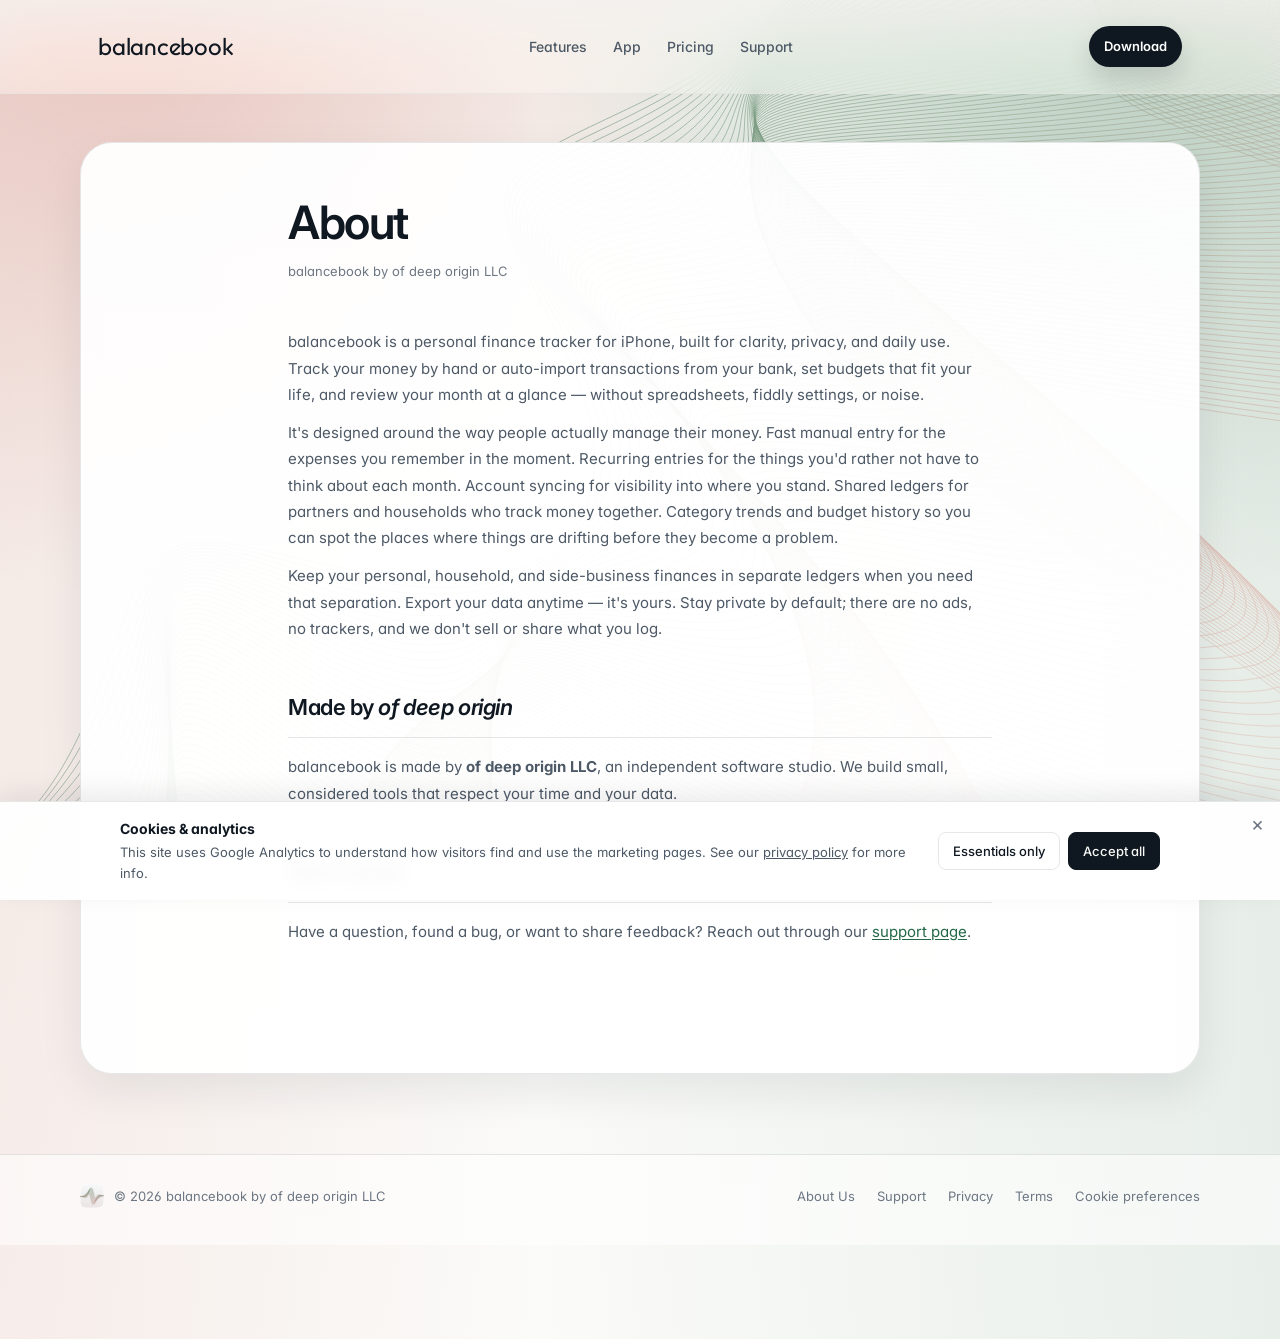
<file: about.html>
<!DOCTYPE html>
<html lang="en">
<head>
  <!-- Google tag (gtag.js) -->
  <script async src="https://www.googletagmanager.com/gtag/js?id=G-QJ42V03KC6"></script>
  <script>
    window.dataLayer = window.dataLayer || [];
    function gtag(){dataLayer.push(arguments);}
    gtag('js', new Date());

    // Consent Mode v2 — default everything to denied. The cookie
    // banner (assets/js/consent.js) flips analytics_storage to
    // granted when the user accepts; until then GA4 only sends
    // cookieless pings. Prior accepts are read from localStorage so
    // the analytics fires on the same page load as the decision.
    gtag('consent', 'default', {
      'ad_storage': 'denied',
      'ad_user_data': 'denied',
      'ad_personalization': 'denied',
      'analytics_storage': 'denied',
      'wait_for_update': 500
    });
    try {
      if (localStorage.getItem('balancebookCookieConsent') === 'granted') {
        gtag('consent', 'update', { 'analytics_storage': 'granted' });
      }
    } catch (_) {}

    gtag('config', 'G-QJ42V03KC6');
  </script>
  <meta charset="UTF-8" />
  <meta name="viewport" content="width=device-width, initial-scale=1.0" />
  <meta name="description" content="balancebook is a private personal finance tracker for iPhone, made by of deep origin LLC." />
  <title>About — balancebook</title>
  <link rel="icon" type="image/png" sizes="32x32" href="/favicon-32.png" />
  <link rel="apple-touch-icon" sizes="180x180" href="/apple-touch-icon.png" />
  <meta name="theme-color" content="#f8f8f5" />
  <script>
    (function () {
      let mode = window.matchMedia('(prefers-color-scheme: dark)').matches ? 'dark' : 'light';
      try {
        const savedMode = window.sessionStorage.getItem('balancebookDisplayMode');
        if (savedMode === 'dark' || savedMode === 'light') mode = savedMode;
      } catch (_) {}
      try { window.localStorage.removeItem('balancebookDisplayMode'); } catch (_) {}
      document.documentElement.setAttribute('data-theme', mode);
      const themeColorMeta = document.querySelector('meta[name="theme-color"]');
      if (themeColorMeta) themeColorMeta.setAttribute('content', mode === 'dark' ? '#0d1217' : '#f8f8f5');
    }());
  </script>
  <link rel="preconnect" href="https://fonts.googleapis.com" />
  <link rel="preconnect" href="https://fonts.gstatic.com" crossorigin />
  <link href="https://fonts.googleapis.com/css2?family=Inter:wght@300;400;500;600;700&family=Outfit:wght@400;500;700&display=swap" rel="stylesheet" />
  <link rel="stylesheet" href="assets/css/site.css" />
  <link rel="stylesheet" href="assets/css/legal.css" />
</head>
<body>
  <div class="lace-backdrop" aria-hidden="true">
    <div class="lace-backdrop__ink"></div>
  </div>
  <script src="assets/js/site.js"></script>
  

  <nav>
    <div class="nav-inner">
      <a href="/" class="brand">
        <span>balancebook</span>
      </a>
      <ul class="nav-links">
        <li><a href="index.html#features">Features</a></li>
        <li><a href="index.html#app">App</a></li>
        <li><a href="index.html#pricing">Pricing</a></li>
        <li><a href="support.html">Support</a></li>
      </ul>
      <a href="#" class="nav-cta">Download</a>
    </div>
  </nav>

  <main class="legal-page">
    <div class="shell">
      <div class="legal-card">
        <div class="content">

    <div class="page-header">
      <h1>About</h1>
      <div class="meta">
        <span>balancebook by of deep origin LLC</span>
      </div>
    </div>

    <div class="section">
      <p>balancebook is a personal finance tracker for iPhone, built for clarity, privacy, and daily use. Track your money by hand or auto-import transactions from your bank, set budgets that fit your life, and review your month at a glance — without spreadsheets, fiddly settings, or noise.</p>
      <p>It's designed around the way people actually manage their money. Fast manual entry for the expenses you remember in the moment. Recurring entries for the things you'd rather not have to think about each month. Account syncing for visibility into where you stand. Shared ledgers for partners and households who track money together. Category trends and budget history so you can spot the places where things are drifting before they become a problem.</p>
      <p>Keep your personal, household, and side-business finances in separate ledgers when you need that separation. Export your data anytime — it's yours. Stay private by default; there are no ads, no trackers, and we don't sell or share what you log.</p>
    </div>

    <div class="section">
      <h2>Made by <em>of deep origin</em></h2>
      <p>balancebook is made by <strong>of deep origin LLC</strong>, an independent software studio. We build small, considered tools that respect your time and your data.</p>
    </div>

    <div class="section">
      <h2>Get in touch</h2>
      <p>Have a question, found a bug, or want to share feedback? Reach out through our <a href="support.html">support page</a>.</p>
    </div>

        </div>
      </div>
    </div>
  </main>

  <footer>
    <div class="shell footer-inner">
      <div class="footer-brand">
        <img src="assets/AppIcon-iOS-Default-1024x1024@1x.png" alt="" data-theme-icon data-light-src="assets/AppIcon-iOS-Default-1024x1024@1x.png" data-dark-src="assets/AppIcon-iOS-Dark-1024x1024@1x.png" />
        <span>© 2026 balancebook by of deep origin LLC</span>
      </div>
      <ul class="footer-links">
        <li><a href="about.html">About Us</a></li>
        <li><a href="support.html">Support</a></li>
        <li><a href="privacy.html">Privacy</a></li>
        <li><a href="terms.html">Terms</a></li>
        <li><a href="#" data-cookie-open>Cookie preferences</a></li>
      </ul>
    </div>
  </footer>


  <!-- Cookie consent banner. Hidden until consent.js shows it on first
       visit; user choice persists in localStorage. -->
  <aside class="cookie-banner" id="cookieBanner" hidden>
    <button type="button" class="cookie-banner-close" data-cookie-action="dismiss" aria-label="Close cookie banner">&times;</button>
    <div class="cookie-banner-inner">
      <div class="cookie-banner-text">
        <strong>Cookies &amp; analytics</strong>
        <p>This site uses Google Analytics to understand how visitors find and use the marketing pages. See our <a href="privacy.html#cookies">privacy policy</a> for more info.</p>
      </div>
      <div class="cookie-banner-actions">
        <button type="button" data-cookie-action="essential">Essentials only</button>
        <button type="button" data-cookie-action="accept" class="primary">Accept all</button>
      </div>
    </div>
  </aside>
  <script src="assets/js/consent.js" defer></script>
</body>
</html>
</file>
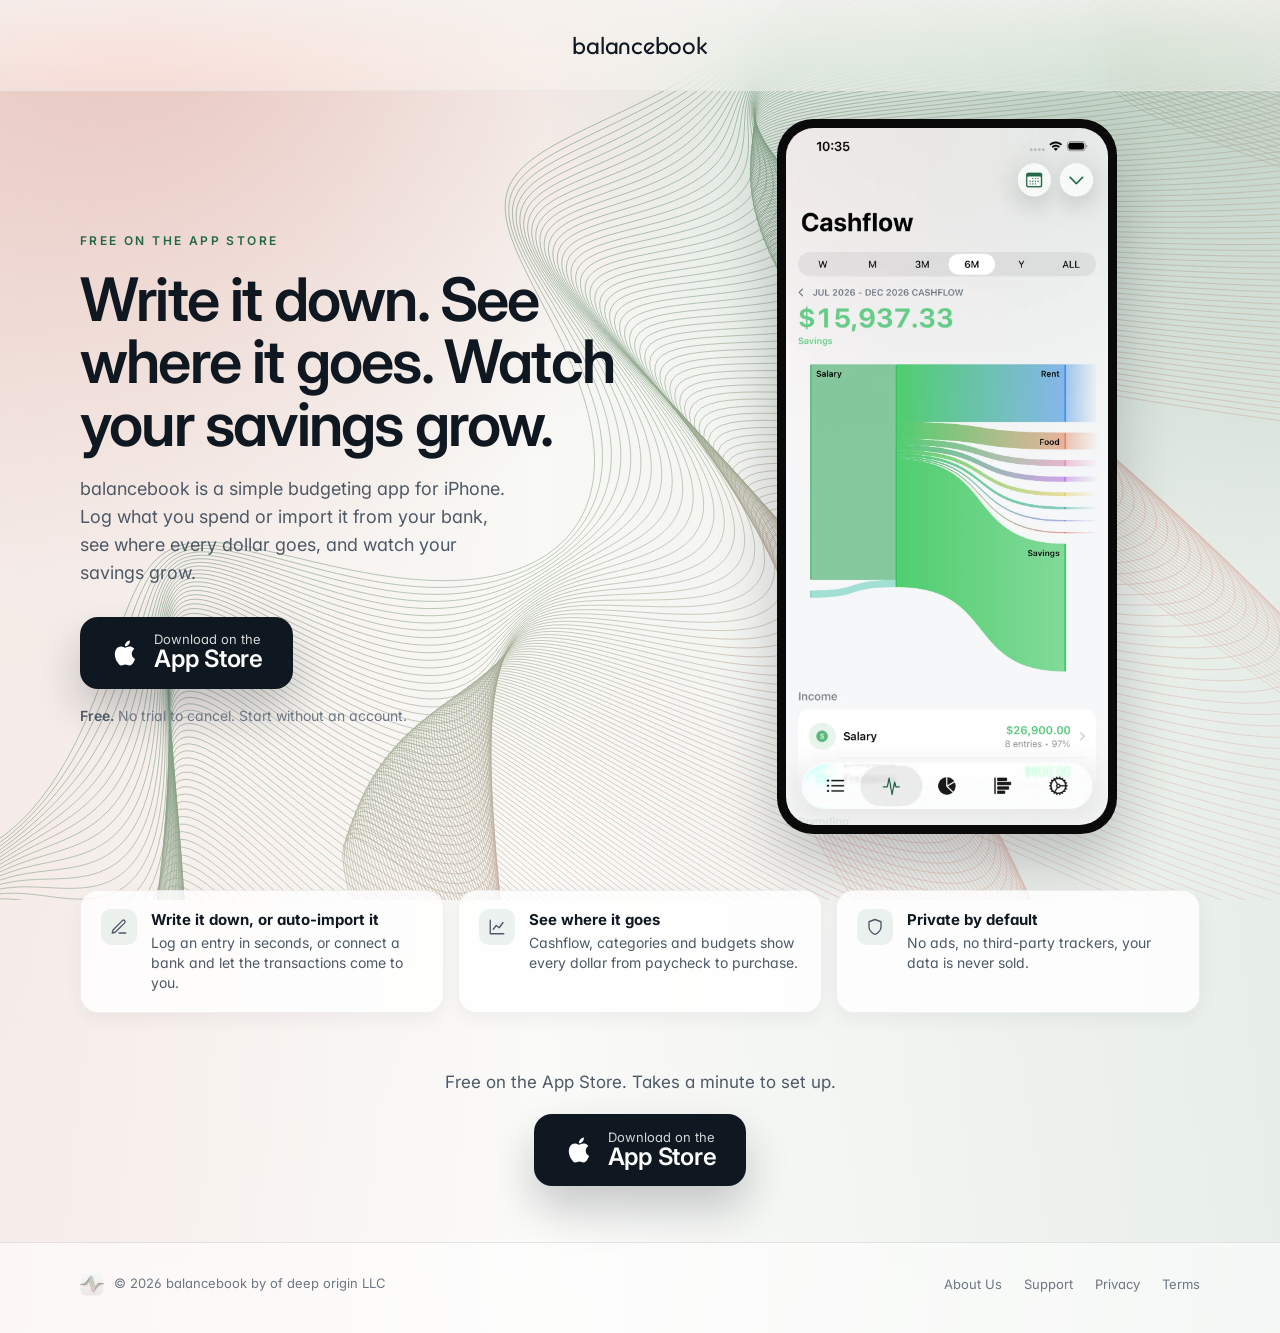
<file: get.html>
<!DOCTYPE html>
<html lang="en">
<head>
  <!-- Google tag (gtag.js) -->
  <script async src="https://www.googletagmanager.com/gtag/js?id=G-QJ42V03KC6"></script>
  <script>
    window.dataLayer = window.dataLayer || [];
    function gtag(){dataLayer.push(arguments);}
    gtag('js', new Date());

    // Consent Mode v2 — default everything to denied. This landing page
    // shows no cookie banner, so GA4 stays on cookieless pings unless the
    // visitor already accepted analytics on another page of the site.
    gtag('consent', 'default', {
      'ad_storage': 'denied',
      'ad_user_data': 'denied',
      'ad_personalization': 'denied',
      'analytics_storage': 'denied',
      'wait_for_update': 500
    });
    try {
      if (localStorage.getItem('balancebookCookieConsent') === 'granted') {
        gtag('consent', 'update', { 'analytics_storage': 'granted' });
      }
    } catch (_) {}

    gtag('config', 'G-QJ42V03KC6');
  </script>
  <meta charset="UTF-8" />
  <meta name="viewport" content="width=device-width, initial-scale=1.0" />
  <title>Get balancebook — free budgeting app for iPhone</title>
  <meta name="description" content="Write it down. See where it goes. Watch your savings grow. balancebook is a simple budgeting app for iPhone. Free on the App Store, no trial to cancel." />
  <meta name="robots" content="noindex, follow" />
  <link rel="icon" type="image/png" sizes="32x32" href="/favicon-32.png" />
  <link rel="apple-touch-icon" sizes="180x180" href="/apple-touch-icon.png" />
  <!-- Safari shows a native App Store banner; the campaign tokens attribute it like the button below. -->
  <meta name="apple-itunes-app" content="app-id=6760606996, affiliate-data=pt=128606786&amp;ct=meta" />
  <meta name="theme-color" content="#f8f8f5" />
  <script>
    (function () {
      let mode = window.matchMedia('(prefers-color-scheme: dark)').matches ? 'dark' : 'light';
      try {
        const savedMode = window.sessionStorage.getItem('balancebookDisplayMode');
        if (savedMode === 'dark' || savedMode === 'light') mode = savedMode;
      } catch (_) {}
      // ?theme=dark|light forces a look for previewing.
      const forced = /[?&]theme=(dark|light)(?:&|$)/.exec(window.location.search);
      if (forced) mode = forced[1];
      document.documentElement.setAttribute('data-theme', mode);
      const themeColorMeta = document.querySelector('meta[name="theme-color"]');
      if (themeColorMeta) themeColorMeta.setAttribute('content', mode === 'dark' ? '#0d1217' : '#f8f8f5');
    }());
  </script>
  <link rel="preconnect" href="https://fonts.googleapis.com" />
  <link rel="preconnect" href="https://fonts.gstatic.com" crossorigin />
  <link href="https://fonts.googleapis.com/css2?family=Inter:wght@400;500;600;700&family=Outfit:wght@400;500;700&display=swap" rel="stylesheet" />
  <link rel="stylesheet" href="assets/css/site.css" />
  <style>
    /* ---- Ad landing page: one job, the App Store button ---- */
    .get-nav .nav-inner { justify-content: center; }

    .get { padding: 28px 0 56px; }

    .get-grid {
      display: grid;
      grid-template-columns: 1.05fr 0.95fr;
      gap: 56px;
      align-items: center;
    }

    .get-copy { text-align: left; }

    .eyebrow {
      display: inline-block;
      font-size: 12px;
      font-weight: 600;
      letter-spacing: 0.2em;
      text-transform: uppercase;
      color: var(--accent);
      margin-bottom: 18px;
    }

    .get h1 {
      font-size: clamp(36px, 5.2vw, 60px);
      line-height: 1.04;
      letter-spacing: -0.03em;
      font-weight: 600;
      color: var(--ink);
      margin-bottom: 20px;
      text-wrap: balance;
    }

    .get-lead {
      font-size: 18px;
      line-height: 1.55;
      color: var(--body);
      max-width: 40ch;
      margin-bottom: 30px;
    }

    .btn-get {
      display: inline-flex;
      align-items: center;
      justify-content: center;
      gap: 14px;
      min-height: 72px;
      padding: 14px 30px;
      border-radius: 18px;
      background: #0f1720;
      color: #ffffff;
      box-shadow: 0 22px 44px rgba(15, 23, 32, 0.22);
      transition: transform 0.15s ease, box-shadow 0.15s ease, background 0.15s ease;
    }

    .btn-get:hover,
    .btn-get:focus-visible {
      transform: translateY(-2px);
      box-shadow: 0 28px 52px rgba(15, 23, 32, 0.28);
      background: #1b2430;
      outline: none;
    }

    .btn-get svg { width: 30px; height: 30px; flex: none; }

    .btn-get-text {
      display: flex;
      flex-direction: column;
      line-height: 1.1;
      text-align: left;
    }

    .btn-get-text small { font-size: 13px; font-weight: 400; opacity: 0.82; }
    .btn-get-text span { font-size: 24px; font-weight: 600; letter-spacing: -0.01em; }

    :root[data-theme="dark"] .btn-get {
      background: #ffffff;
      color: #0f1720;
      box-shadow: 0 22px 44px rgba(0, 0, 0, 0.45);
    }

    :root[data-theme="dark"] .btn-get:hover,
    :root[data-theme="dark"] .btn-get:focus-visible {
      background: #f1f3f4;
    }

    .get-fine {
      margin-top: 16px;
      font-size: 14px;
      color: var(--muted);
    }

    .get-fine b { color: var(--body); font-weight: 600; }

    .get-visual {
      display: flex;
      justify-content: center;
    }

    .get-shot {
      width: min(100%, 340px);
      background: #0a0a0a;
      border-radius: 36px;
      padding: 9px;
      box-shadow: 0 30px 60px rgba(15, 23, 32, 0.22);
    }

    .get-shot img { width: 100%; height: auto; border-radius: 28px; }

    .points {
      margin-top: 56px;
      display: grid;
      grid-template-columns: repeat(3, 1fr);
      gap: 14px;
    }

    .point {
      display: flex;
      gap: 14px;
      align-items: flex-start;
      padding: 18px 20px;
      border-radius: var(--radius-lg);
      background: var(--surface);
      border: 1px solid var(--line-soft);
      box-shadow: var(--shadow-sm);
    }

    .point-icon {
      flex: none;
      width: 36px;
      height: 36px;
      border-radius: 10px;
      display: inline-flex;
      align-items: center;
      justify-content: center;
      background: var(--accent-soft);
      color: var(--accent);
    }

    .point strong { display: block; font-size: 15px; color: var(--ink); margin-bottom: 2px; }
    .point span { font-size: 14px; line-height: 1.45; color: var(--body); }

    .get-again {
      margin-top: 56px;
      text-align: center;
    }

    .get-again p {
      font-size: 17px;
      color: var(--body);
      margin-bottom: 18px;
    }

    @media (max-width: 860px) {
      .get { padding: 20px 0 48px; }
      .get-grid { grid-template-columns: 1fr; gap: 36px; }
      .get-copy { text-align: center; }
      .get-lead { margin-left: auto; margin-right: auto; }
      .btn-get { width: min(100%, 420px); }
      .get-shot { width: min(100%, 300px); }
      .points { grid-template-columns: 1fr; margin-top: 40px; }
    }
  </style>
</head>
<body>
  <div class="lace-backdrop" aria-hidden="true">
    <div class="lace-backdrop__ink"></div>
  </div>
  <script src="assets/js/site.js"></script>
  <nav class="get-nav">
    <div class="nav-inner">
      <a class="brand" href="/">balancebook</a>
    </div>
  </nav>

  <main class="get">
    <div class="shell">
      <div class="get-grid">
        <div class="get-copy">
          <div class="eyebrow">Free on the App Store</div>
          <h1>Write it down. See where it goes. Watch your savings grow.</h1>
          <p class="get-lead">balancebook is a simple budgeting app for iPhone. Log what you spend or import it from your bank, see where every dollar goes, and watch your savings grow.</p>
          <a href="https://apps.apple.com/app/apple-store/id6760606996?pt=128606786&ct=meta&mt=8" class="btn-get" data-store-link="top">
            <svg viewBox="0 0 24 24" fill="currentColor" aria-hidden="true"><path d="M18.71 19.5c-.83 1.24-1.71 2.45-3.05 2.47-1.34.03-1.77-.79-3.29-.79-1.53 0-2 .77-3.27.82-1.31.05-2.3-1.32-3.14-2.53C4.25 17 2.94 12.45 4.7 9.39c.87-1.52 2.43-2.48 4.12-2.51 1.28-.02 2.5.87 3.29.87.78 0 2.26-1.07 3.8-.91.65.03 2.47.26 3.64 1.98-.09.06-2.17 1.28-2.15 3.81.03 3.02 2.65 4.03 2.68 4.04-.03.07-.42 1.44-1.38 2.83M13 3.5c.73-.83 1.94-1.46 2.94-1.5.13 1.17-.34 2.35-1.04 3.19-.69.85-1.83 1.51-2.95 1.42-.15-1.15.41-2.35 1.05-3.11z"/></svg>
            <span class="btn-get-text">
              <small>Download on the</small>
              <span>App Store</span>
            </span>
          </a>
          <p class="get-fine"><b>Free.</b> No trial to cancel. Start without an account.</p>
        </div>

        <div class="get-visual">
          <div class="get-shot">
            <img src="assets/get/cashflow-light.webp" alt="balancebook cashflow screen showing income flowing into spending categories" width="1020" height="2207" loading="eager" fetchpriority="high" data-theme-icon data-light-src="assets/get/cashflow-light.webp" data-dark-src="assets/get/cashflow-dark.webp" />
          </div>
        </div>
      </div>

      <div class="points">
        <div class="point">
          <span class="point-icon" aria-hidden="true">
            <svg width="18" height="18" viewBox="0 0 24 24" fill="none" stroke="currentColor" stroke-width="1.8" stroke-linecap="round" stroke-linejoin="round"><path d="M12 20h9"/><path d="M16.5 3.5a2.1 2.1 0 0 1 3 3L7 19l-4 1 1-4Z"/></svg>
          </span>
          <span>
            <strong>Write it down, or auto-import it</strong>
            <span>Log an entry in seconds, or connect a bank and let the transactions come to you.</span>
          </span>
        </div>
        <div class="point">
          <span class="point-icon" aria-hidden="true">
            <svg width="18" height="18" viewBox="0 0 24 24" fill="none" stroke="currentColor" stroke-width="1.8" stroke-linecap="round" stroke-linejoin="round"><path d="M3 3v18h18"/><path d="M7 15l4-5 4 3 5-7"/></svg>
          </span>
          <span>
            <strong>See where it goes</strong>
            <span>Cashflow, categories and budgets show every dollar from paycheck to purchase.</span>
          </span>
        </div>
        <div class="point">
          <span class="point-icon" aria-hidden="true">
            <svg width="18" height="18" viewBox="0 0 24 24" fill="none" stroke="currentColor" stroke-width="1.8" stroke-linecap="round" stroke-linejoin="round"><path d="M12 22s8-4 8-10V5l-8-3-8 3v7c0 6 8 10 8 10Z"/></svg>
          </span>
          <span>
            <strong>Private by default</strong>
            <span>No ads, no third-party trackers, your data is never sold.</span>
          </span>
        </div>
      </div>

      <div class="get-again">
        <p>Free on the App Store. Takes a minute to set up.</p>
        <a href="https://apps.apple.com/app/apple-store/id6760606996?pt=128606786&ct=meta&mt=8" class="btn-get" data-store-link="bottom">
          <svg viewBox="0 0 24 24" fill="currentColor" aria-hidden="true"><path d="M18.71 19.5c-.83 1.24-1.71 2.45-3.05 2.47-1.34.03-1.77-.79-3.29-.79-1.53 0-2 .77-3.27.82-1.31.05-2.3-1.32-3.14-2.53C4.25 17 2.94 12.45 4.7 9.39c.87-1.52 2.43-2.48 4.12-2.51 1.28-.02 2.5.87 3.29.87.78 0 2.26-1.07 3.8-.91.65.03 2.47.26 3.64 1.98-.09.06-2.17 1.28-2.15 3.81.03 3.02 2.65 4.03 2.68 4.04-.03.07-.42 1.44-1.38 2.83M13 3.5c.73-.83 1.94-1.46 2.94-1.5.13 1.17-.34 2.35-1.04 3.19-.69.85-1.83 1.51-2.95 1.42-.15-1.15.41-2.35 1.05-3.11z"/></svg>
          <span class="btn-get-text">
            <small>Download on the</small>
            <span>App Store</span>
          </span>
        </a>
      </div>
    </div>
  </main>

  <footer>
    <div class="shell footer-inner">
      <div class="footer-brand">
        <img src="assets/get/icon-light.webp" alt="" width="24" height="24" loading="lazy" data-theme-icon data-light-src="assets/get/icon-light.webp" data-dark-src="assets/get/icon-dark.webp" />
        <span>© 2026 balancebook by of deep origin LLC</span>
      </div>
      <ul class="footer-links">
        <li><a href="about.html">About Us</a></li>
        <li><a href="support.html">Support</a></li>
        <li><a href="privacy.html">Privacy</a></li>
        <li><a href="terms.html">Terms</a></li>
      </ul>
    </div>
  </footer>

  <script>
    (function () {
      // ?ct=<token> swaps the App Store campaign token so the same page can
      // serve other ad sources; default is the Facebook/Instagram token.
      var links = document.querySelectorAll('a[data-store-link]');
      var match = /[?&]ct=([A-Za-z0-9_-]{1,40})(?:&|$)/.exec(window.location.search);
      var ct = match ? match[1] : 'meta';
      for (var i = 0; i < links.length; i++) {
        if (match) links[i].href = links[i].href.replace(/([?&]ct=)[^&]*/, '$1' + ct);
        links[i].addEventListener('click', function (e) {
          if (typeof window.gtag === 'function') {
            window.gtag('event', 'app_store_click', { placement: e.currentTarget.getAttribute('data-store-link'), ct: ct });
          }
        });
      }
    }());
  </script>

</body>
</html>
</file>
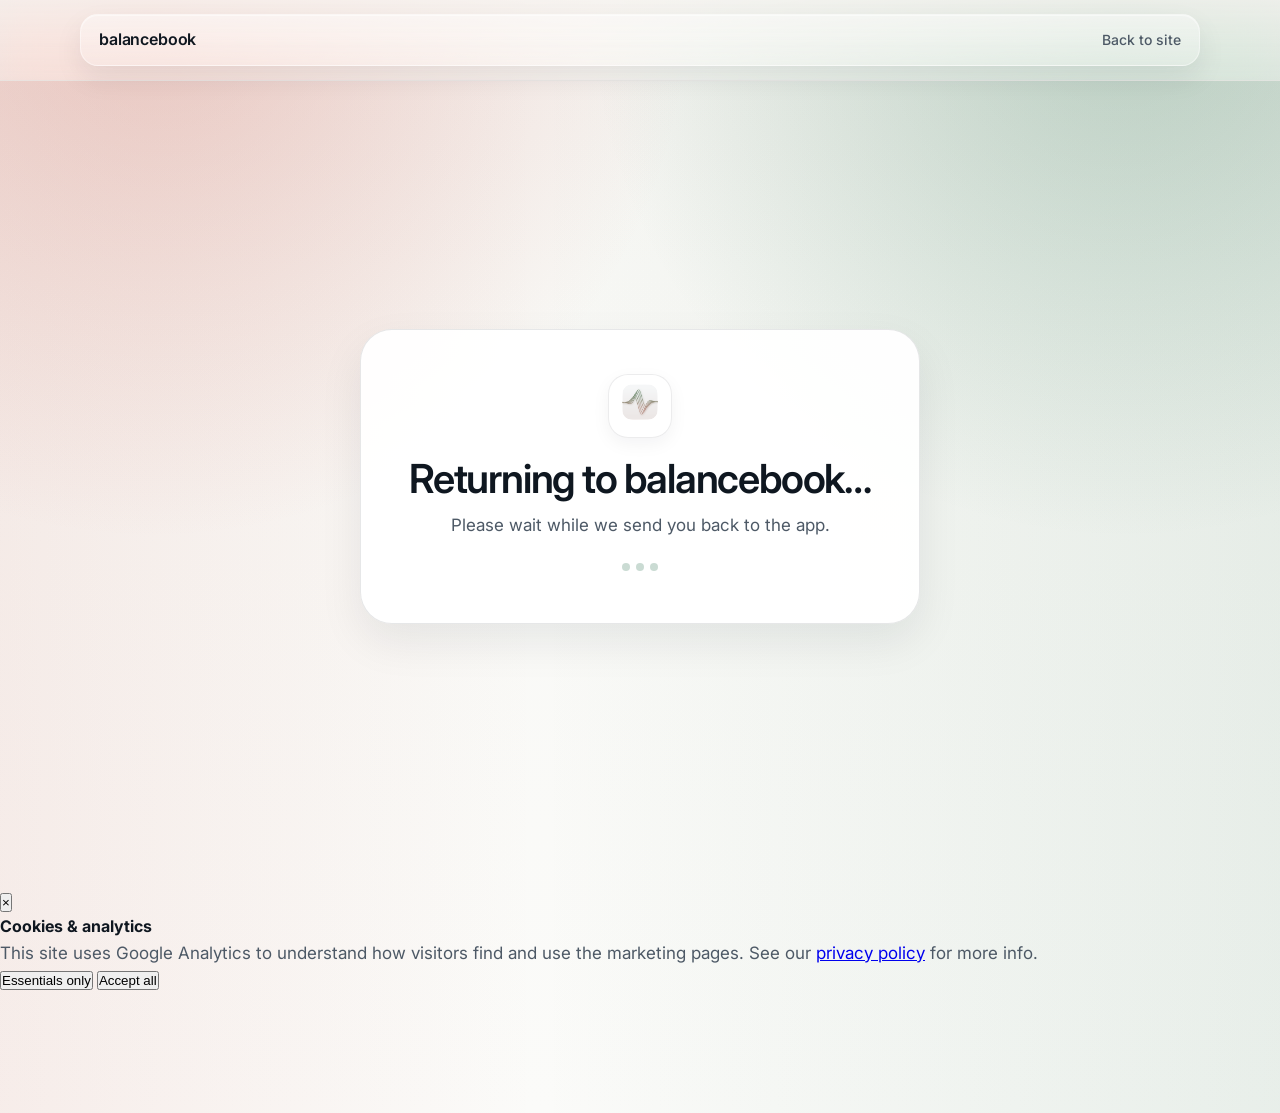
<file: oauth-redirect.html>
<!DOCTYPE html>
<html lang="en">
<head>
  <!-- Google tag (gtag.js) -->
  <script async src="https://www.googletagmanager.com/gtag/js?id=G-QJ42V03KC6"></script>
  <script>
    window.dataLayer = window.dataLayer || [];
    function gtag(){dataLayer.push(arguments);}
    gtag('js', new Date());

    // Consent Mode v2 — default everything to denied. The cookie
    // banner (assets/js/consent.js) flips analytics_storage to
    // granted when the user accepts; until then GA4 only sends
    // cookieless pings. Prior accepts are read from localStorage so
    // the analytics fires on the same page load as the decision.
    gtag('consent', 'default', {
      'ad_storage': 'denied',
      'ad_user_data': 'denied',
      'ad_personalization': 'denied',
      'analytics_storage': 'denied',
      'wait_for_update': 500
    });
    try {
      if (localStorage.getItem('balancebookCookieConsent') === 'granted') {
        gtag('consent', 'update', { 'analytics_storage': 'granted' });
      }
    } catch (_) {}

    gtag('config', 'G-QJ42V03KC6');
  </script>
  <meta charset="UTF-8" />
  <meta name="viewport" content="width=device-width, initial-scale=1.0" />
  <title>Returning to balancebook…</title>
  <link rel="icon" type="image/png" sizes="32x32" href="/favicon-32.png" />
  <link rel="apple-touch-icon" sizes="180x180" href="/apple-touch-icon.png" />
  <meta name="theme-color" content="#f8f8f5" />
  <link rel="preconnect" href="https://fonts.googleapis.com" />
  <link rel="preconnect" href="https://fonts.gstatic.com" crossorigin />
  <link href="https://fonts.googleapis.com/css2?family=Inter:wght@400;500;600;700&family=Outfit:wght@400;500;700&display=swap" rel="stylesheet" />
  <style>
    *, *::before, *::after { box-sizing: border-box; margin: 0; padding: 0; }

    :root {
      --ink: #0f1720;
      --body: #4d5966;
      --muted: #6d7783;
      --line: rgba(15, 23, 32, 0.1);
      --surface: rgba(255, 255, 255, 0.82);
      --surface-strong: rgba(255, 255, 255, 0.94);
      --accent: #236846;
      --shadow-sm: 0 6px 18px rgba(15, 23, 32, 0.05);
      --shadow-md: 0 18px 44px rgba(15, 23, 32, 0.08);
      --max: 1120px;
    }

    @media (prefers-color-scheme: dark) {
      :root {
        --ink: #edf2f7;
        --body: #b5c0cb;
        --muted: #8f9baa;
        --line: rgba(255, 255, 255, 0.1);
        --surface: rgba(17, 24, 31, 0.82);
        --surface-strong: rgba(20, 27, 34, 0.94);
        --accent: #6abb8e;
        --shadow-sm: 0 8px 24px rgba(0, 0, 0, 0.24);
        --shadow-md: 0 20px 52px rgba(0, 0, 0, 0.34);
      }
    }

    html { color-scheme: light dark; }

    body {
      min-height: 100vh;
      font-family: 'Inter', -apple-system, BlinkMacSystemFont, "Segoe UI", sans-serif;
      color: var(--ink);
      line-height: 1.6;
      -webkit-font-smoothing: antialiased;
      text-rendering: optimizeLegibility;
      background:
        radial-gradient(circle at 12% 0%, rgba(201, 92, 78, 0.26), transparent 34%),
        radial-gradient(circle at 88% 0%, rgba(41, 113, 77, 0.24), transparent 34%),
        linear-gradient(90deg, rgba(201, 92, 78, 0.09) 0%, rgba(248, 248, 245, 0) 42%, rgba(41, 113, 77, 0.09) 100%),
        linear-gradient(180deg, #f6f4f1 0%, #f8f8f5 24%, #fbfbf9 100%);
    }

    @media (prefers-color-scheme: dark) {
      body {
        background:
          radial-gradient(circle at 12% 0%, rgba(201, 92, 78, 0.18), transparent 32%),
          radial-gradient(circle at 88% 0%, rgba(41, 113, 77, 0.18), transparent 32%),
          linear-gradient(90deg, rgba(201, 92, 78, 0.07) 0%, rgba(13, 18, 23, 0) 42%, rgba(41, 113, 77, 0.07) 100%),
          linear-gradient(180deg, #0d1217 0%, #10161c 24%, #121920 100%);
      }
    }

    .shell {
      width: min(calc(100% - 40px), var(--max));
      margin: 0 auto;
    }

    nav {
      position: sticky;
      top: 0;
      z-index: 10;
      padding: 14px 0;
      background: linear-gradient(180deg, rgba(246, 244, 241, 0.82), rgba(248, 248, 245, 0.46));
      backdrop-filter: blur(18px) saturate(160%);
      -webkit-backdrop-filter: blur(18px) saturate(160%);
      border-bottom: 1px solid rgba(15, 23, 32, 0.05);
    }

    .nav-inner {
      width: min(calc(100% - 40px), var(--max));
      margin: 0 auto;
      display: flex;
      align-items: center;
      justify-content: space-between;
      gap: 24px;
      padding: 12px 18px;
      border-radius: 18px;
      background: linear-gradient(180deg, rgba(255, 255, 255, 0.42), rgba(255, 255, 255, 0.2));
      border: 1px solid rgba(255, 255, 255, 0.42);
      box-shadow: inset 0 1px 0 rgba(255, 255, 255, 0.42), 0 12px 28px rgba(15, 23, 32, 0.08);
    }

    @media (prefers-color-scheme: dark) {
      nav {
        background: linear-gradient(180deg, rgba(13, 18, 23, 0.84), rgba(13, 18, 23, 0.48));
        border-bottom-color: rgba(255, 255, 255, 0.04);
      }

      .nav-inner {
        background: linear-gradient(180deg, rgba(23, 31, 40, 0.9), rgba(18, 25, 32, 0.76));
        border-color: rgba(255, 255, 255, 0.08);
        box-shadow: inset 0 1px 0 rgba(255, 255, 255, 0.06), 0 16px 36px rgba(0, 0, 0, 0.26);
      }
    }

    .brand {
      display: inline-flex;
      align-items: center;
      gap: 10px;
      color: var(--ink);
      text-decoration: none;
      font-size: 16px;
      font-weight: 600;
      letter-spacing: -0.01em;
    }

    .brand img {
      width: 28px;
      height: 28px;
      border-radius: 7px;
      box-shadow: 0 8px 20px rgba(15, 23, 32, 0.1);
    }

    .back-link {
      color: var(--body);
      text-decoration: none;
      font-size: 14px;
      font-weight: 500;
    }

    .back-link:hover { color: var(--ink); }

    main {
      min-height: calc(100vh - 92px);
      display: grid;
      place-items: center;
      padding: 40px 0 56px;
    }

    .redirect-card {
      width: min(100%, 560px);
      padding: 44px 32px;
      text-align: center;
      background: var(--surface-strong);
      border: 1px solid var(--line);
      border-radius: 32px;
      box-shadow: var(--shadow-md);
    }

    .icon-wrap {
      width: 64px;
      height: 64px;
      margin: 0 auto 20px;
      display: grid;
      place-items: center;
      border-radius: 20px;
      background: rgba(255, 255, 255, 0.7);
      border: 1px solid rgba(15, 23, 32, 0.08);
      box-shadow: var(--shadow-sm);
    }

    @media (prefers-color-scheme: dark) {
      .icon-wrap {
        background: rgba(255, 255, 255, 0.04);
        border-color: rgba(255, 255, 255, 0.08);
      }
    }

    .icon-wrap img {
      width: 36px;
      height: 36px;
      border-radius: 10px;
    }

    h1 {
      font-size: clamp(30px, 4vw, 40px);
      line-height: 1.05;
      letter-spacing: -0.03em;
      font-weight: 600;
      margin-bottom: 12px;
    }

    p {
      font-size: 17px;
      color: var(--body);
    }

    .dots {
      display: inline-flex;
      gap: 6px;
      margin-top: 24px;
    }

    .dots span {
      width: 8px;
      height: 8px;
      border-radius: 999px;
      background: var(--accent);
      opacity: 0.24;
      animation: pulse 1.2s infinite ease-in-out;
    }

    .dots span:nth-child(2) { animation-delay: 0.15s; }
    .dots span:nth-child(3) { animation-delay: 0.3s; }

    @keyframes pulse {
      0%, 80%, 100% { opacity: 0.24; transform: scale(0.92); }
      40% { opacity: 1; transform: scale(1); }
    }

    @media (max-width: 560px) {
      .nav-inner { padding: 10px 14px; }
      .redirect-card {
        padding: 34px 22px;
        border-radius: 24px;
      }
      p { font-size: 16px; }
    }
  </style>
</head>
<body>
  <nav>
    <div class="nav-inner">
      <a href="/" class="brand">
        <span>balancebook</span>
      </a>
      <a href="/" class="back-link">Back to site</a>
    </div>
  </nav>

  <main class="shell">
    <section class="redirect-card" aria-live="polite">
      <div class="icon-wrap" aria-hidden="true">
        <picture>
          <source srcset="assets/AppIcon-iOS-Dark-1024x1024@1x.png" media="(prefers-color-scheme: dark)" />
          <img src="assets/AppIcon-iOS-Default-1024x1024@1x.png" alt="" />
        </picture>
      </div>
      <h1>Returning to balancebook…</h1>
      <p>Please wait while we send you back to the app.</p>
      <div class="dots" aria-hidden="true">
        <span></span>
        <span></span>
        <span></span>
      </div>
    </section>
  </main>

  <!-- Cookie consent banner. Hidden until consent.js shows it on first
       visit; user choice persists in localStorage. -->
  <aside class="cookie-banner" id="cookieBanner" hidden>
    <button type="button" class="cookie-banner-close" data-cookie-action="dismiss" aria-label="Close cookie banner">&times;</button>
    <div class="cookie-banner-inner">
      <div class="cookie-banner-text">
        <strong>Cookies &amp; analytics</strong>
        <p>This site uses Google Analytics to understand how visitors find and use the marketing pages. See our <a href="privacy.html#cookies">privacy policy</a> for more info.</p>
      </div>
      <div class="cookie-banner-actions">
        <button type="button" data-cookie-action="essential">Essentials only</button>
        <button type="button" data-cookie-action="accept" class="primary">Accept all</button>
      </div>
    </div>
  </aside>
  <script src="assets/js/consent.js" defer></script>
</body>
</html>
</file>
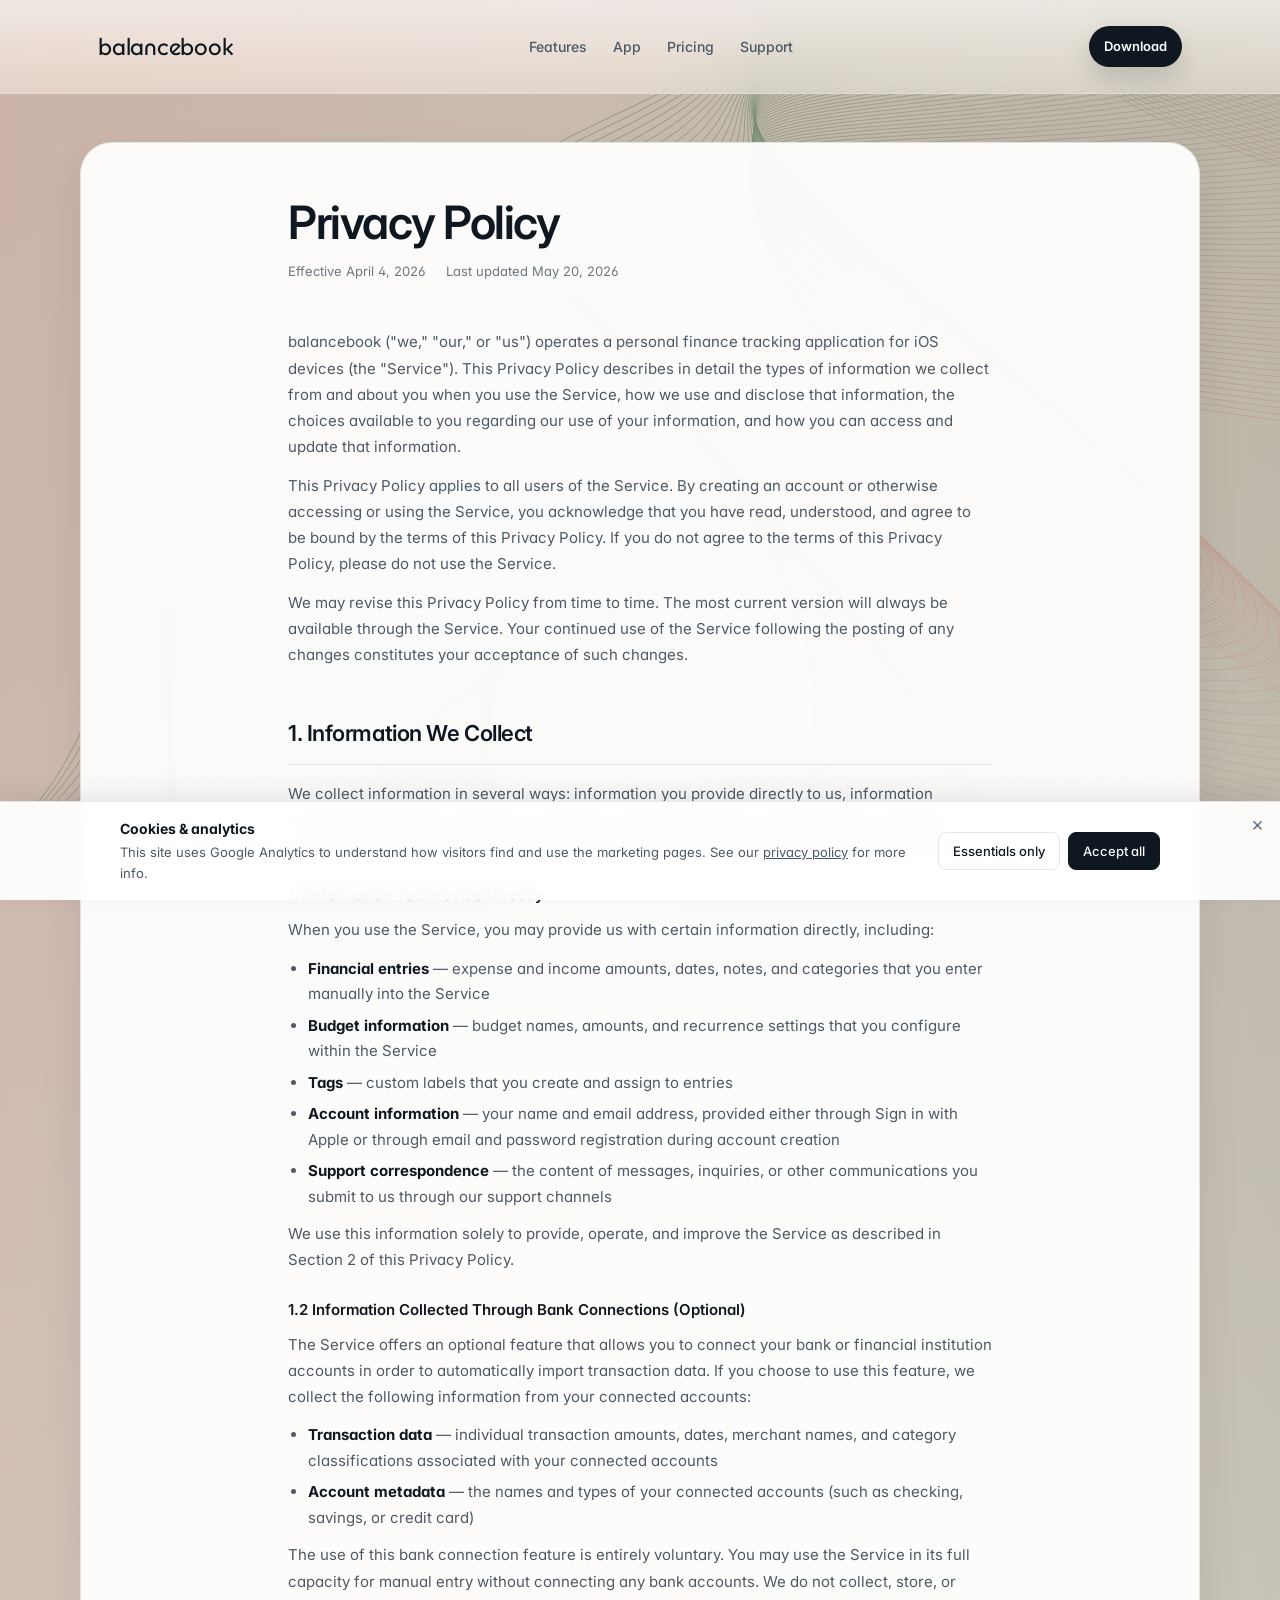
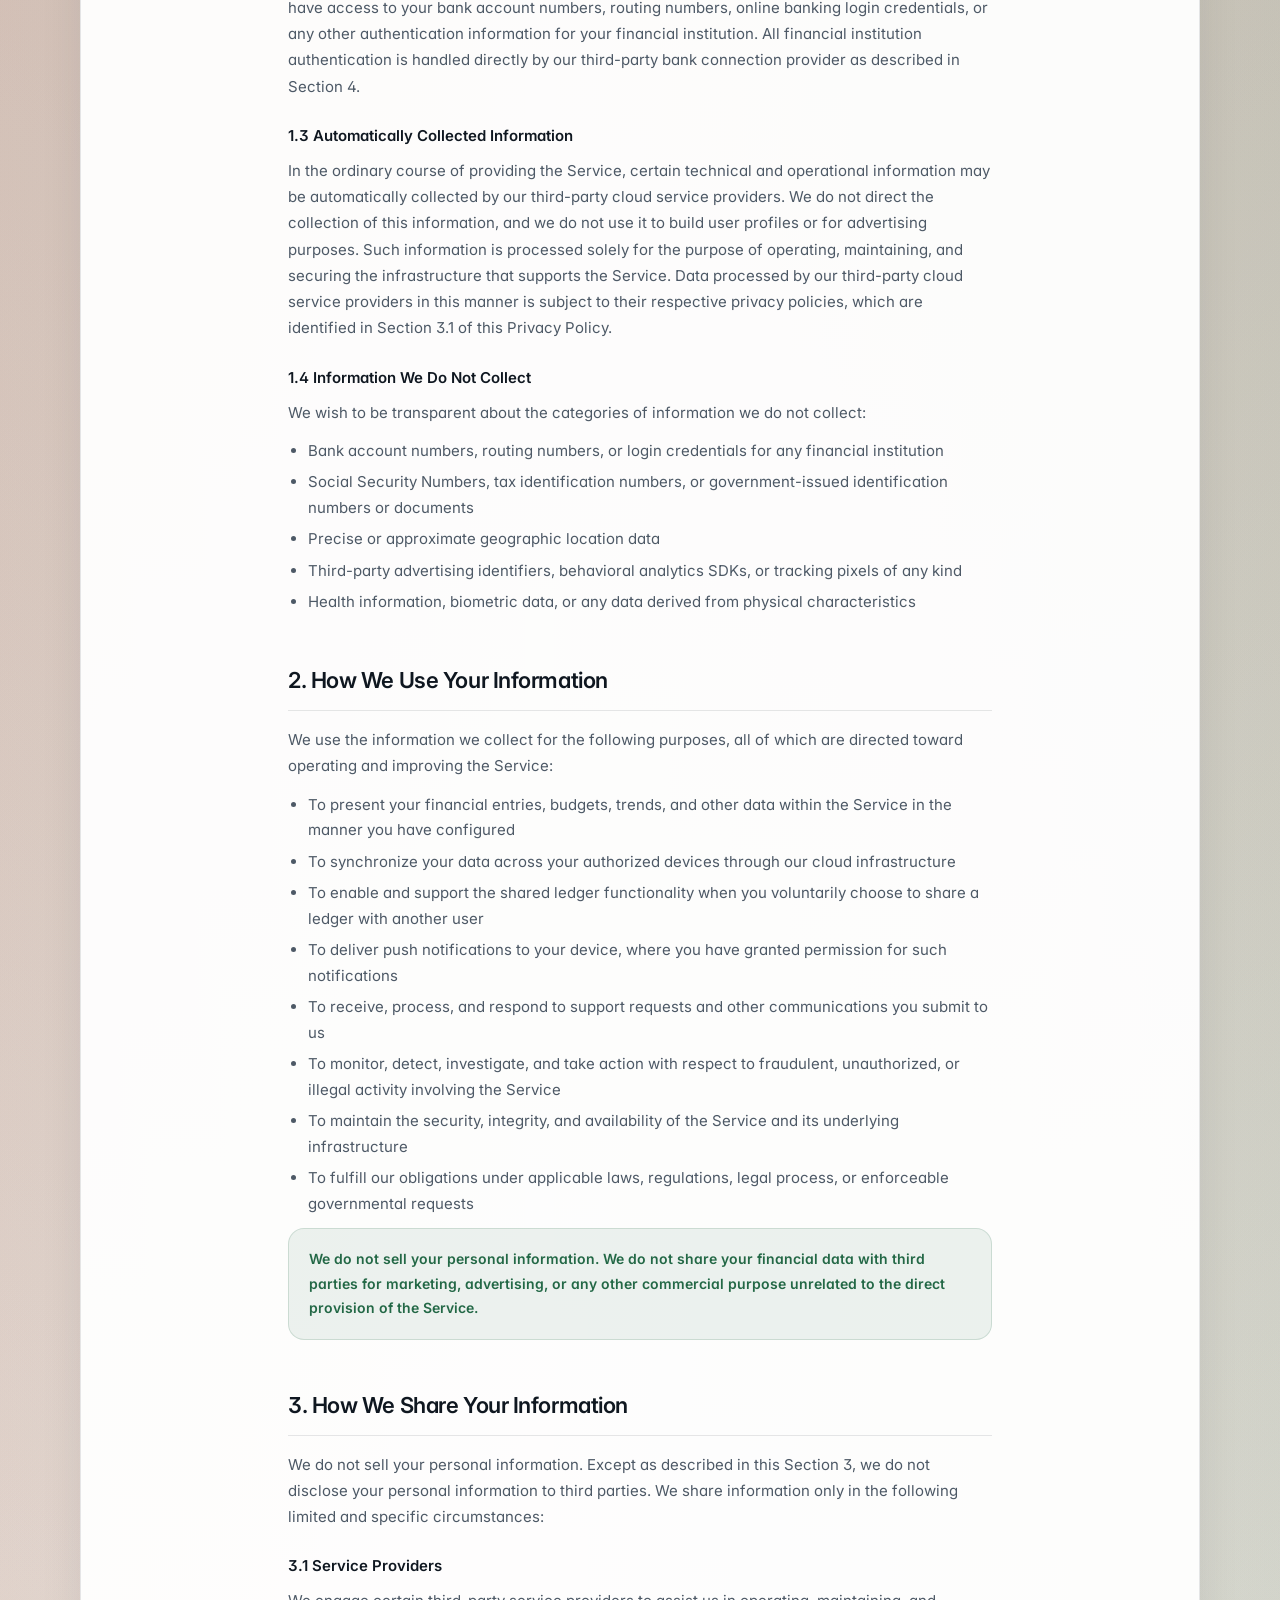
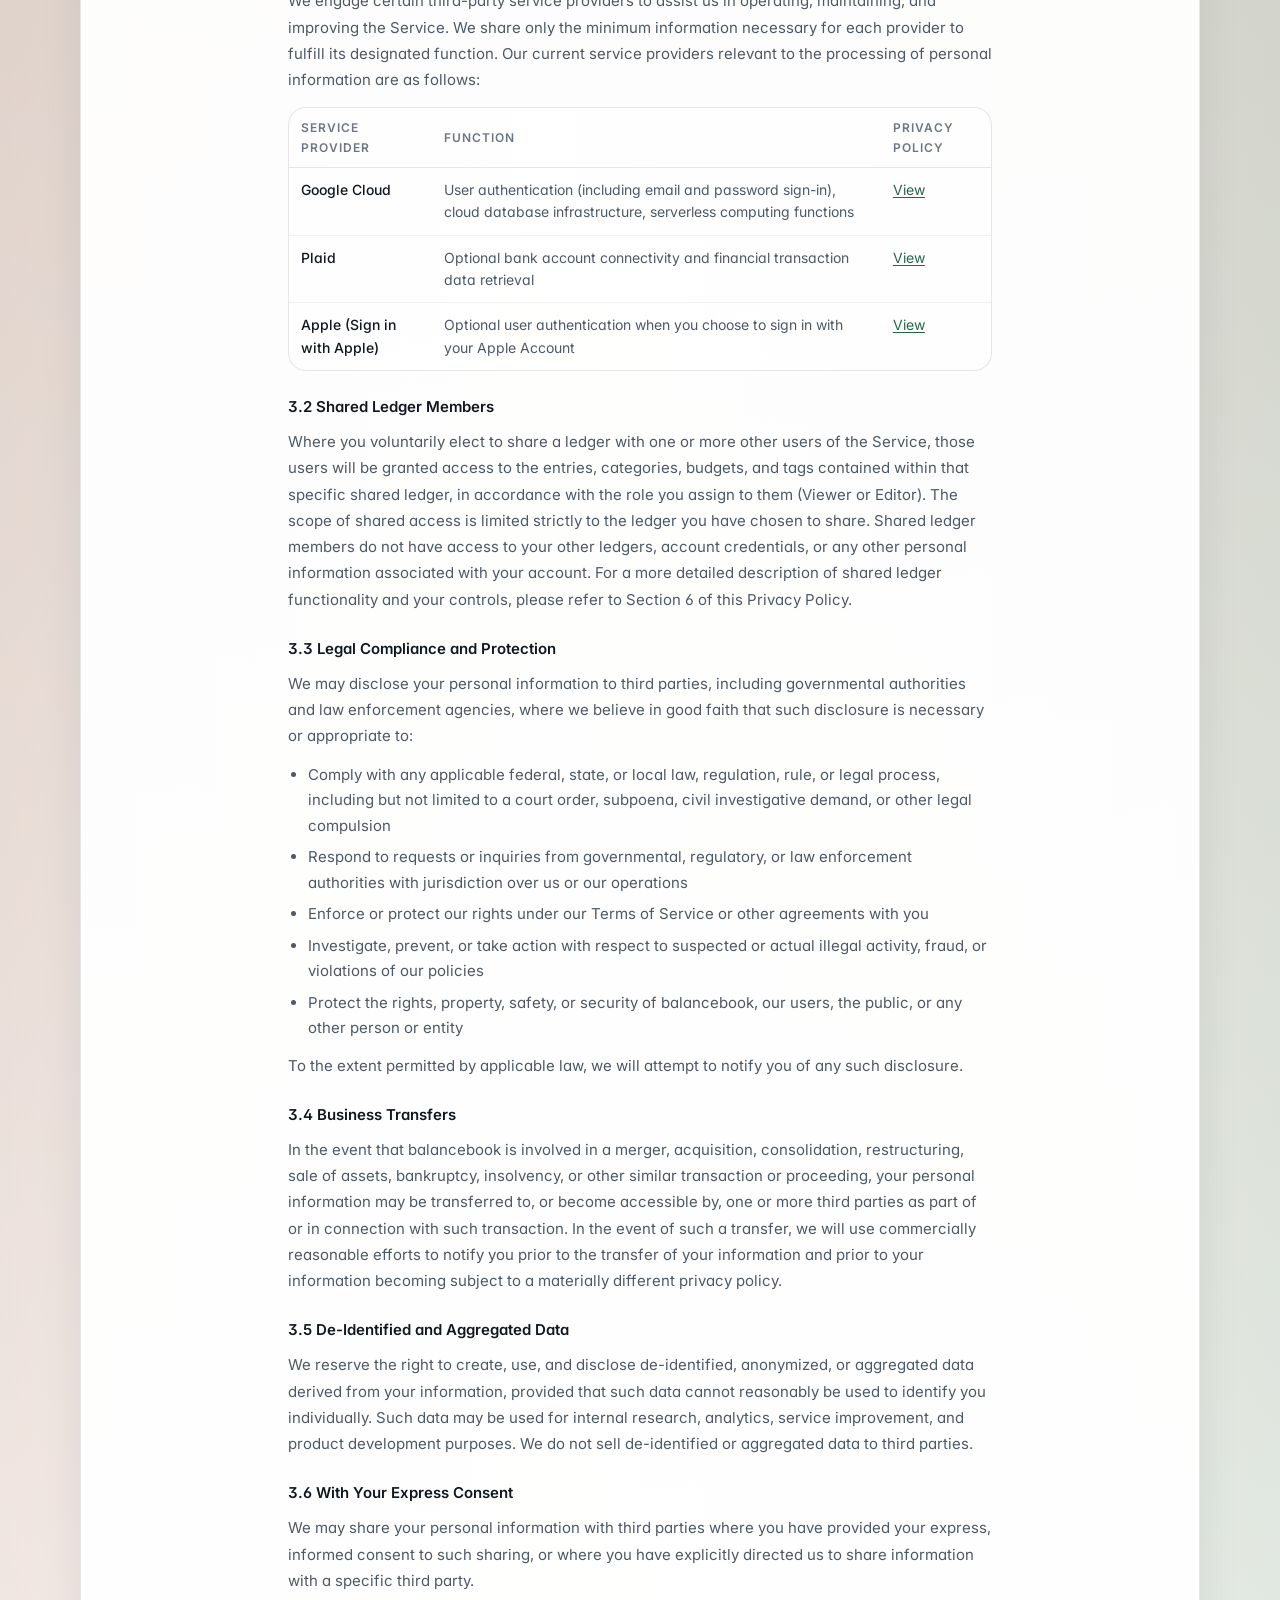
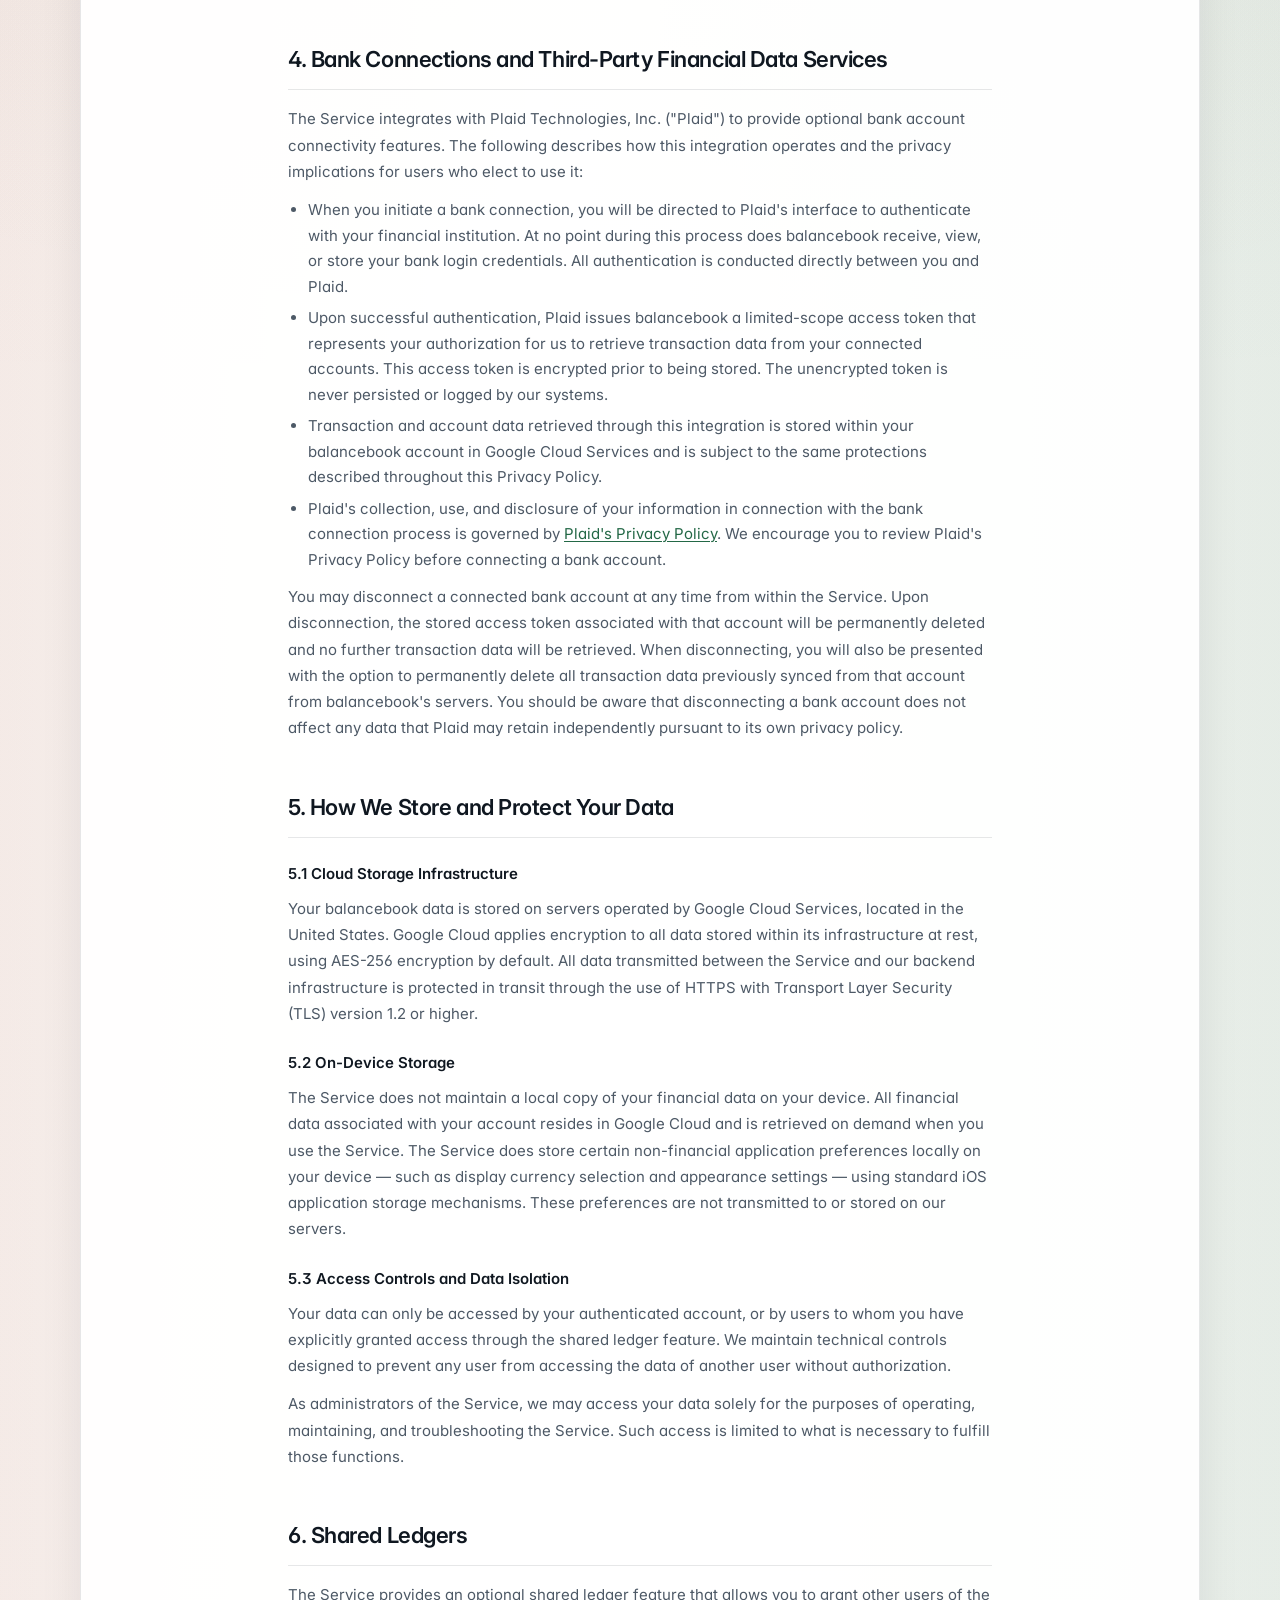
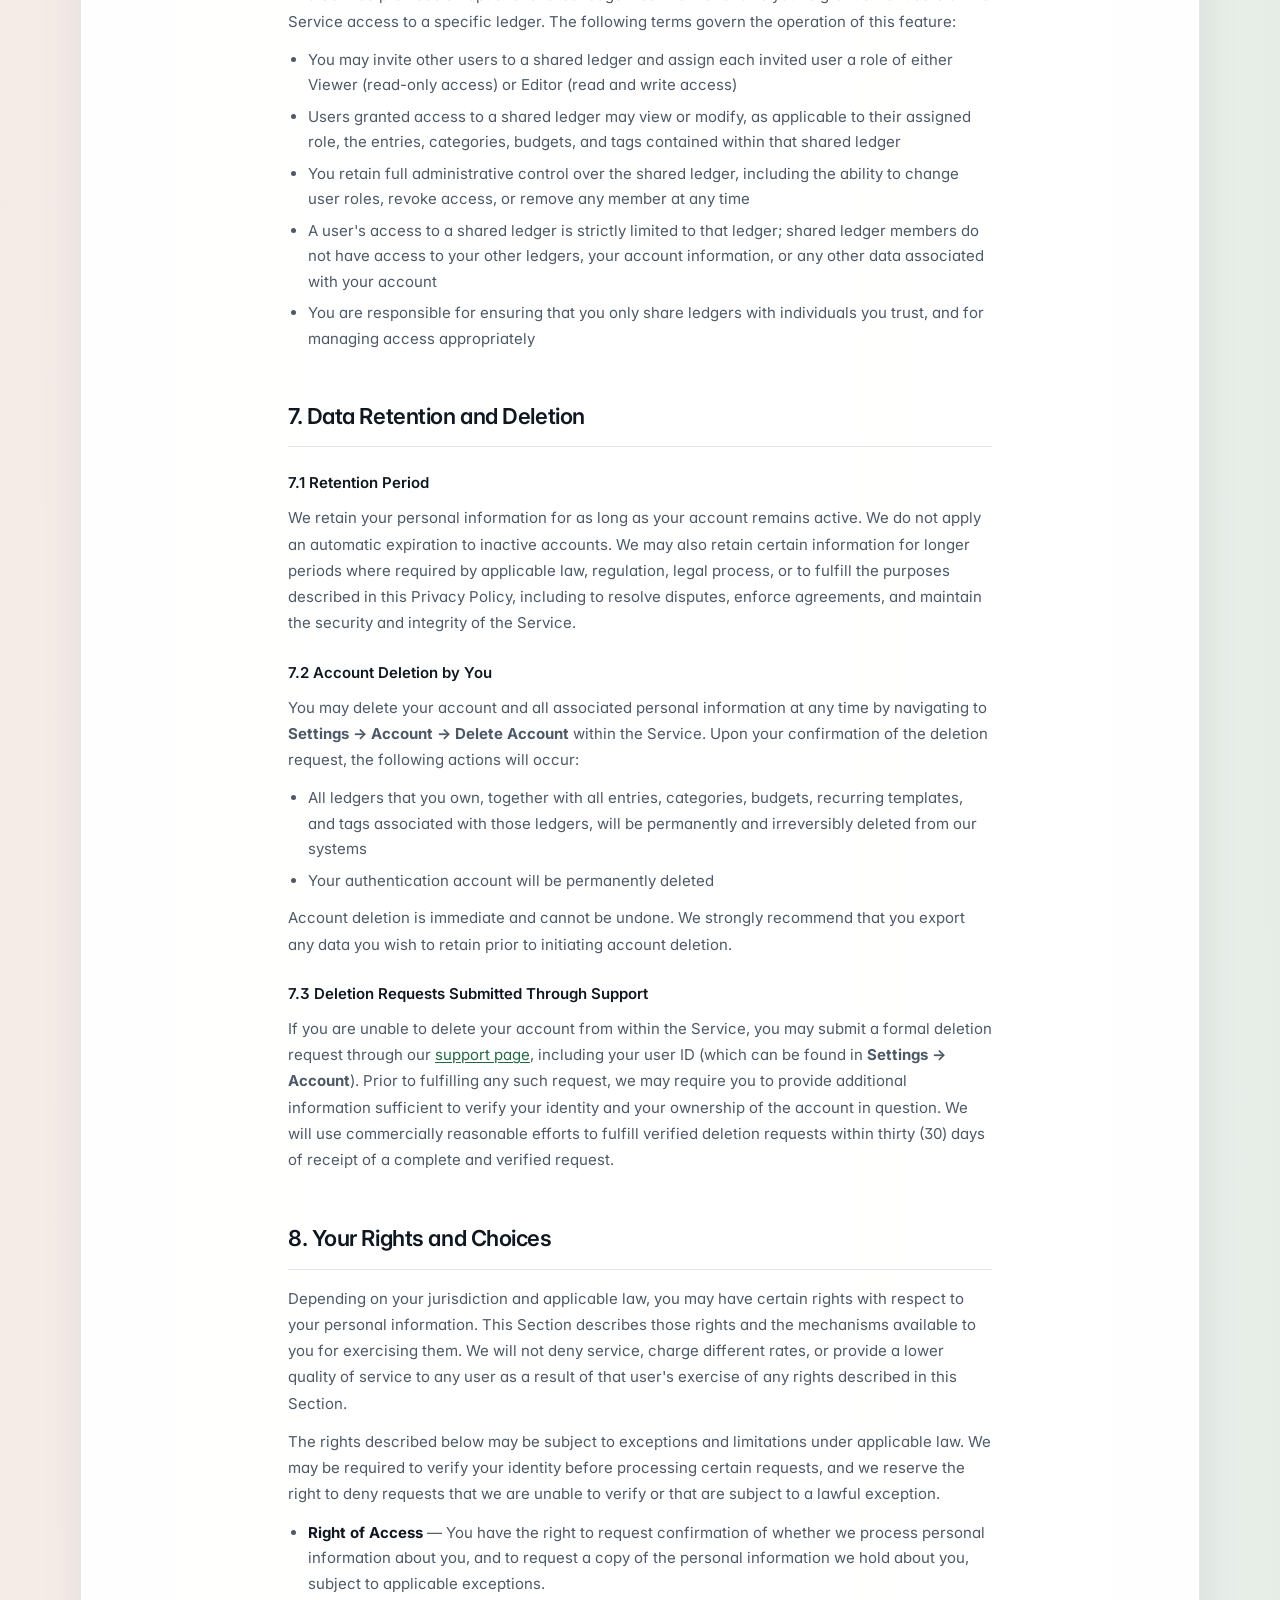
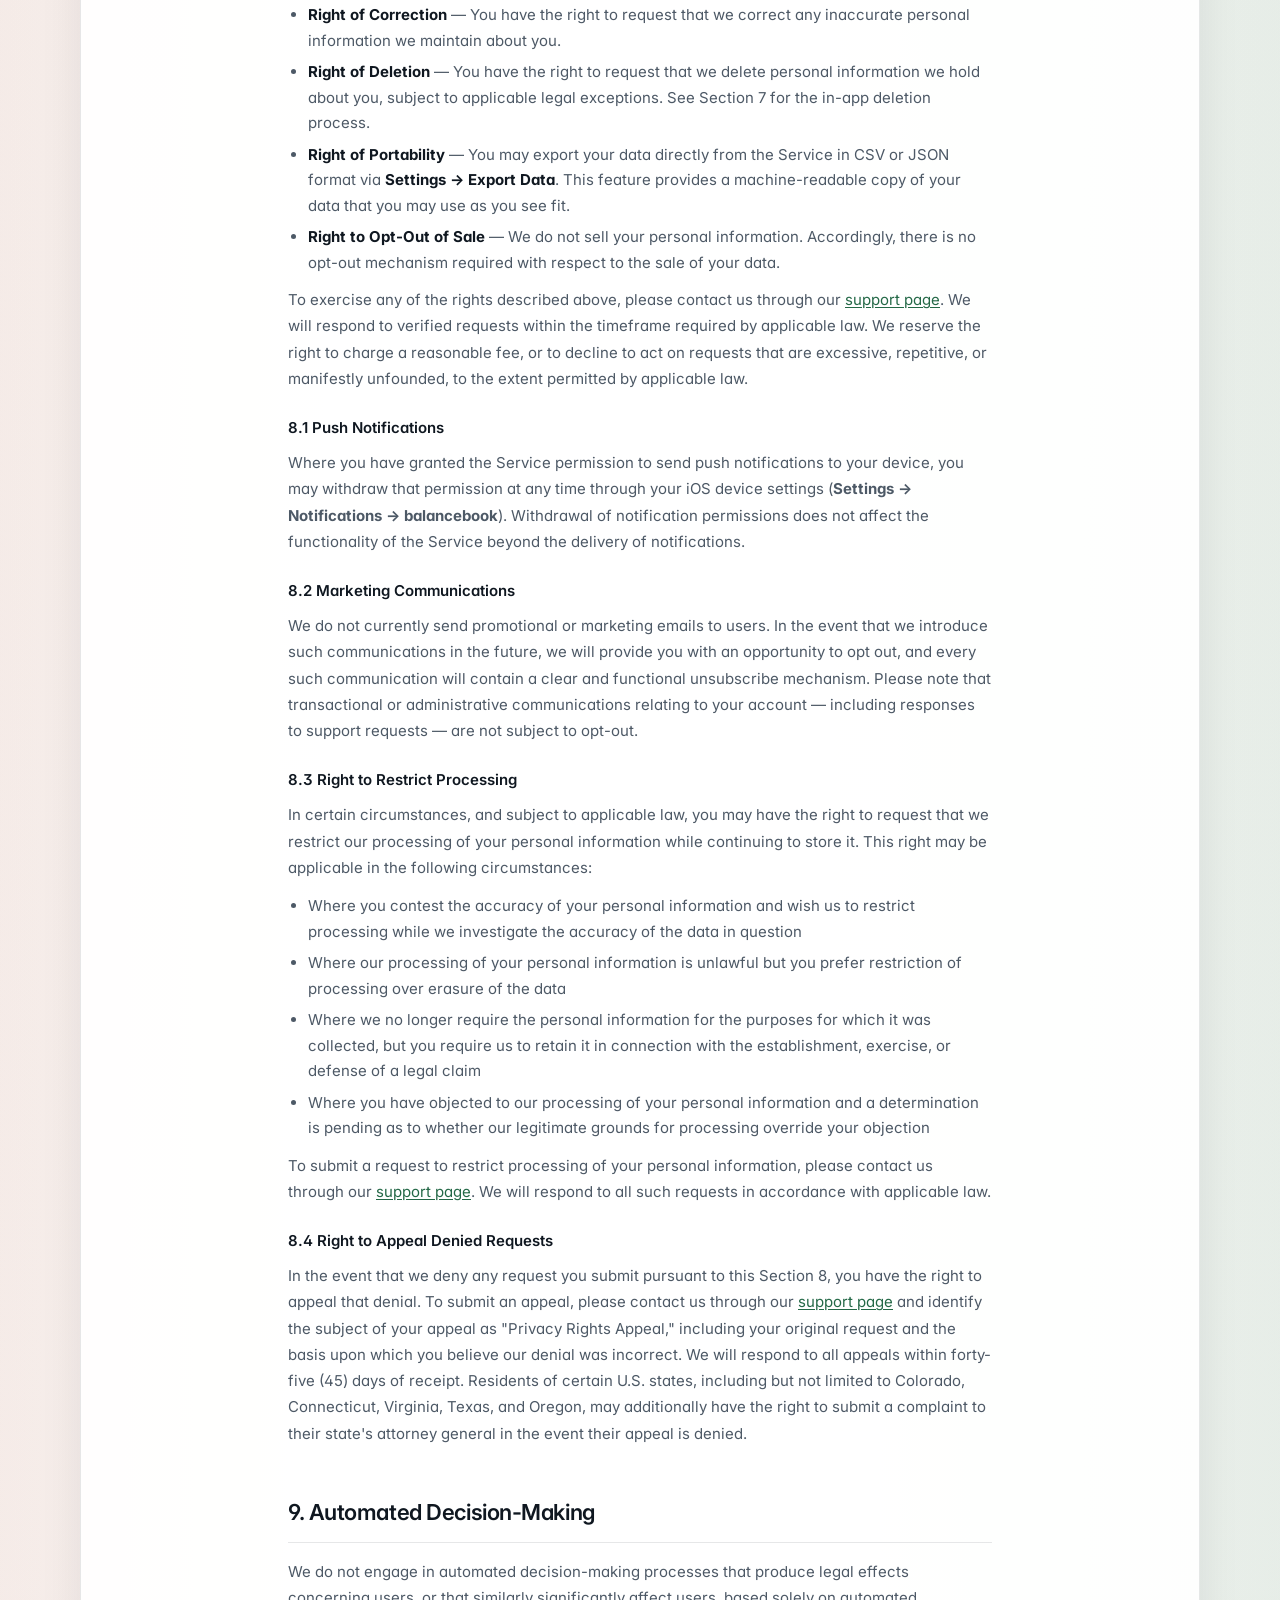
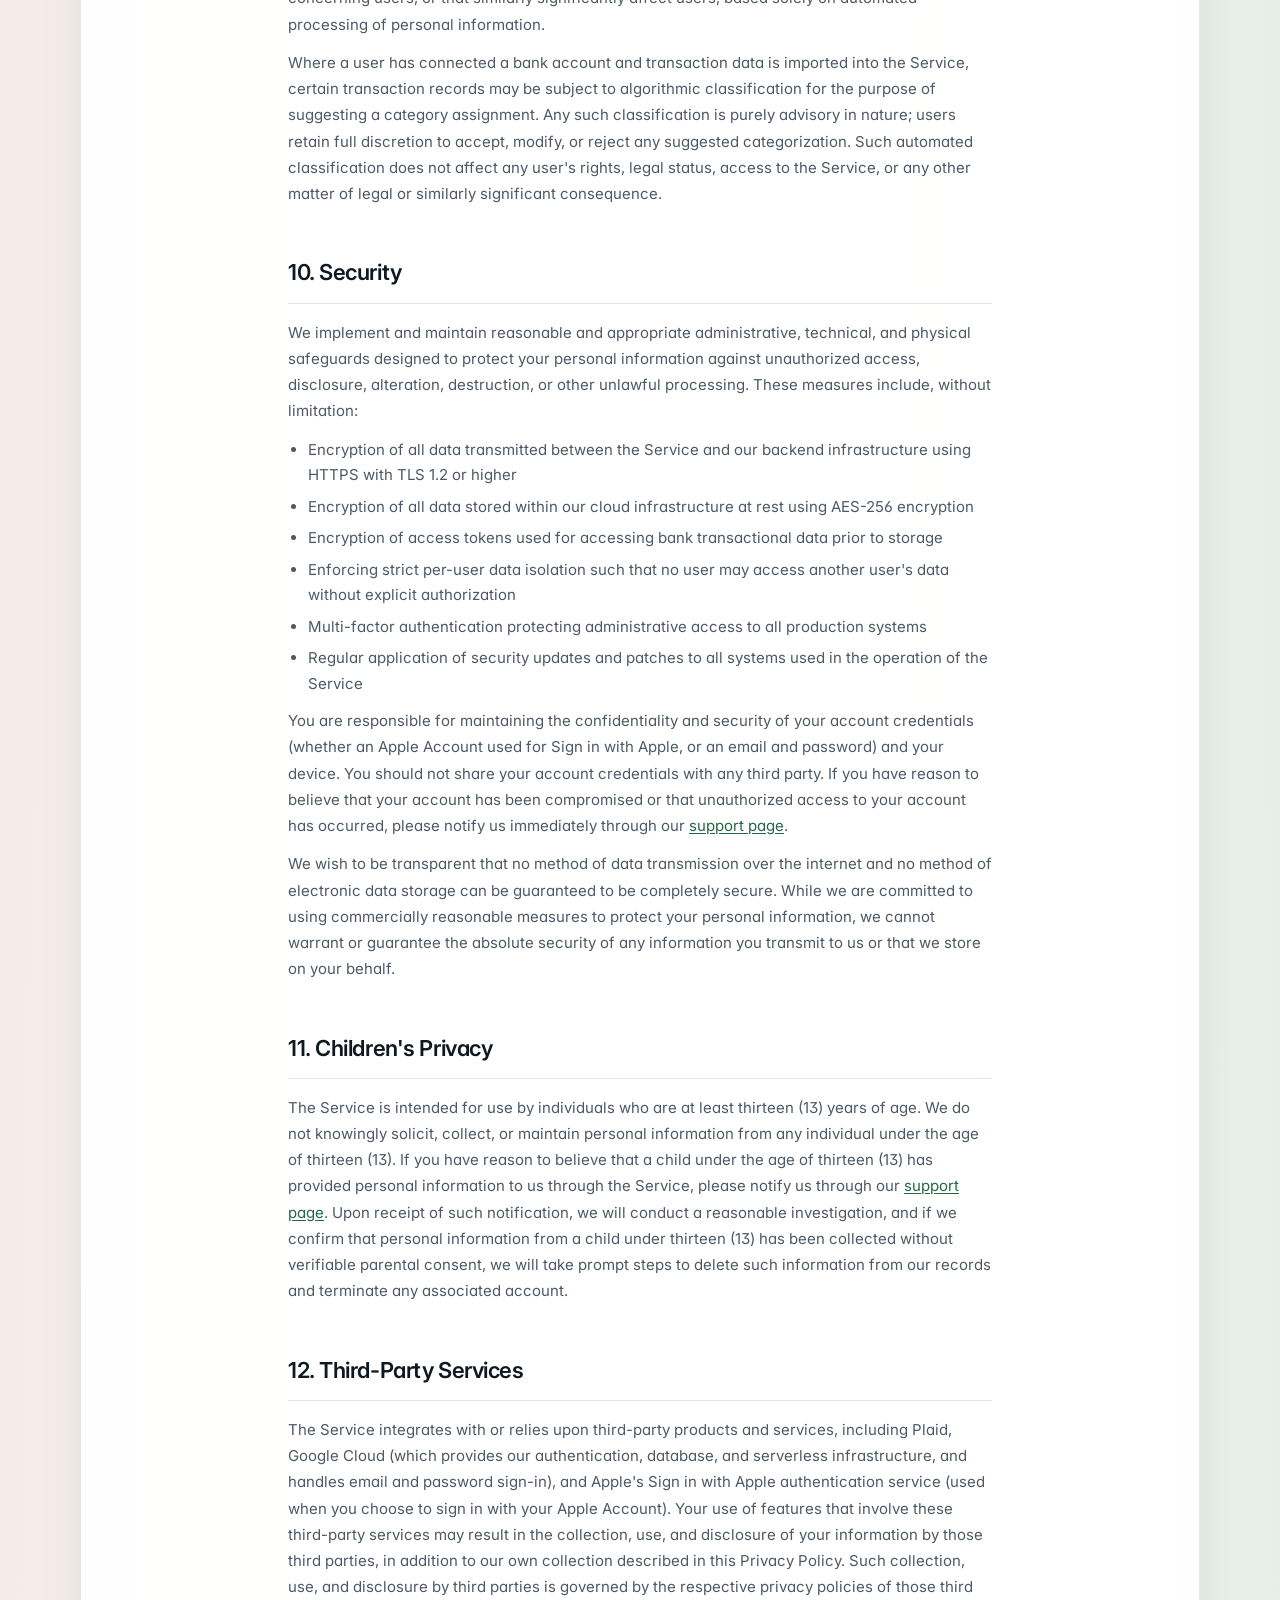
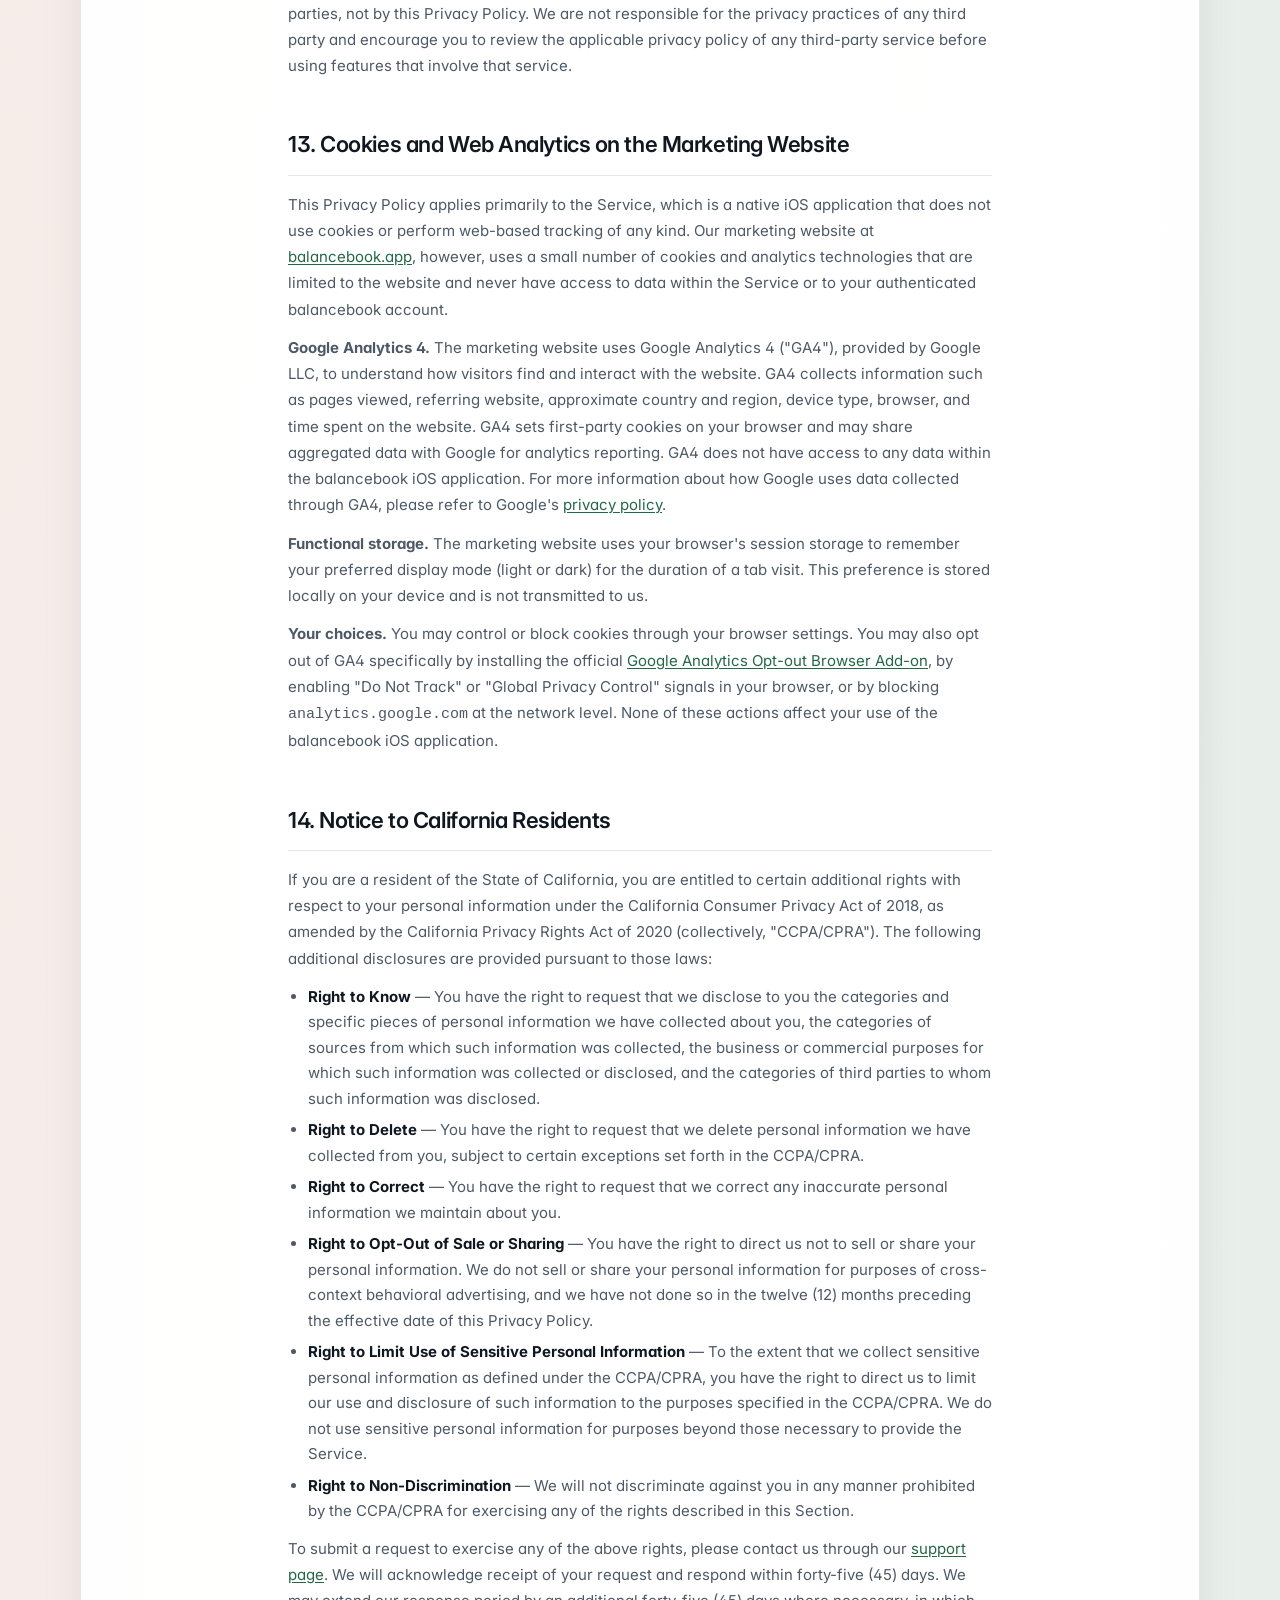
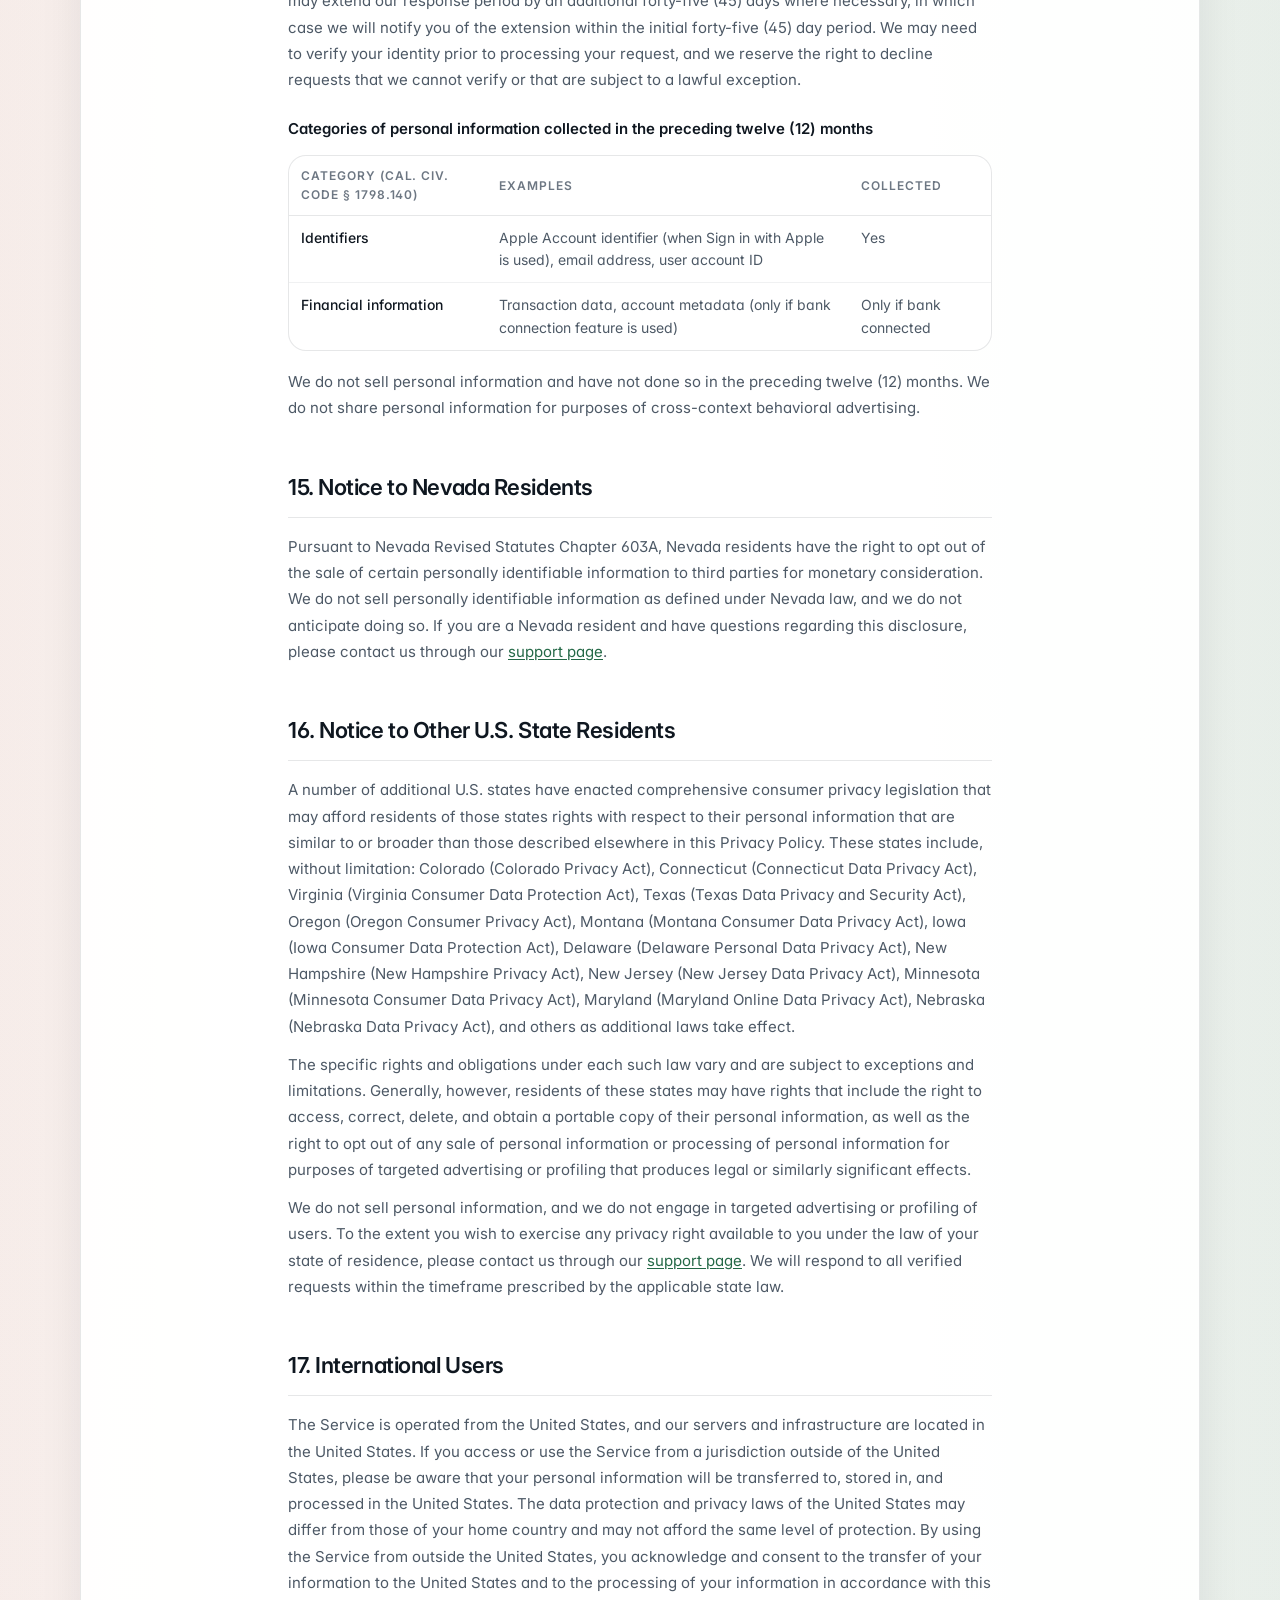
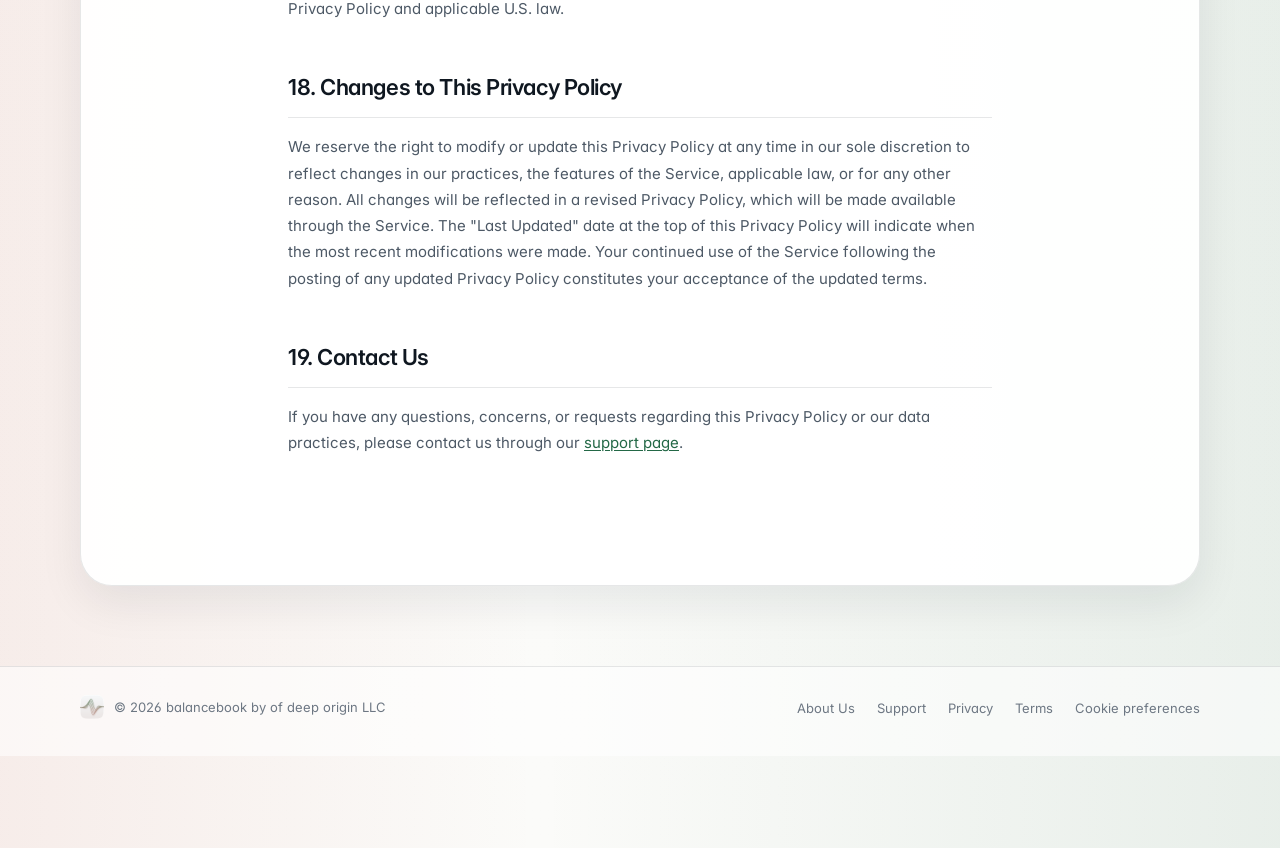
<file: privacy.html>
<!DOCTYPE html>
<html lang="en">
<head>
  <!-- Google tag (gtag.js) -->
  <script async src="https://www.googletagmanager.com/gtag/js?id=G-QJ42V03KC6"></script>
  <script>
    window.dataLayer = window.dataLayer || [];
    function gtag(){dataLayer.push(arguments);}
    gtag('js', new Date());

    // Consent Mode v2 — default everything to denied. The cookie
    // banner (assets/js/consent.js) flips analytics_storage to
    // granted when the user accepts; until then GA4 only sends
    // cookieless pings. Prior accepts are read from localStorage so
    // the analytics fires on the same page load as the decision.
    gtag('consent', 'default', {
      'ad_storage': 'denied',
      'ad_user_data': 'denied',
      'ad_personalization': 'denied',
      'analytics_storage': 'denied',
      'wait_for_update': 500
    });
    try {
      if (localStorage.getItem('balancebookCookieConsent') === 'granted') {
        gtag('consent', 'update', { 'analytics_storage': 'granted' });
      }
    } catch (_) {}

    gtag('config', 'G-QJ42V03KC6');
  </script>
  <meta charset="UTF-8" />
  <meta name="viewport" content="width=device-width, initial-scale=1.0" />
  <title>Privacy Policy — balancebook</title>
  <link rel="icon" type="image/png" sizes="32x32" href="/favicon-32.png" />
  <link rel="apple-touch-icon" sizes="180x180" href="/apple-touch-icon.png" />
  <meta name="theme-color" content="#f8f8f5" />
  <script>
    (function () {
      let mode = window.matchMedia('(prefers-color-scheme: dark)').matches ? 'dark' : 'light';
      try {
        const savedMode = window.sessionStorage.getItem('balancebookDisplayMode');
        if (savedMode === 'dark' || savedMode === 'light') mode = savedMode;
      } catch (_) {}
      try { window.localStorage.removeItem('balancebookDisplayMode'); } catch (_) {}
      document.documentElement.setAttribute('data-theme', mode);
      const themeColorMeta = document.querySelector('meta[name="theme-color"]');
      if (themeColorMeta) themeColorMeta.setAttribute('content', mode === 'dark' ? '#0d1217' : '#f8f8f5');
    }());
  </script>
  <link rel="preconnect" href="https://fonts.googleapis.com" />
  <link rel="preconnect" href="https://fonts.gstatic.com" crossorigin />
  <link href="https://fonts.googleapis.com/css2?family=Inter:wght@300;400;500;600;700&family=Outfit:wght@400;500;700&display=swap" rel="stylesheet" />
  <link rel="stylesheet" href="assets/css/site.css" />
  <link rel="stylesheet" href="assets/css/legal.css" />
</head>
<body>
  <div class="lace-backdrop" aria-hidden="true">
    <div class="lace-backdrop__ink"></div>
  </div>
  <script src="assets/js/site.js"></script>
  

  <nav>
    <div class="nav-inner">
      <a href="/" class="brand">
        <span>balancebook</span>
      </a>
      <ul class="nav-links">
        <li><a href="index.html#features">Features</a></li>
        <li><a href="index.html#app">App</a></li>
        <li><a href="index.html#pricing">Pricing</a></li>
        <li><a href="support.html">Support</a></li>
      </ul>
      <a href="#" class="nav-cta">Download</a>
    </div>
  </nav>

  <main class="legal-page">
    <div class="shell">
      <div class="legal-card">
        <div class="content">

    <div class="page-header">
      <h1>Privacy Policy</h1>
      <div class="meta">
        <span>Effective April 4, 2026</span>
        <span>Last updated May 20, 2026</span>
      </div>
    </div>

    <!-- Overview -->
    <div class="section">
      <p>balancebook ("we," "our," or "us") operates a personal finance tracking application for iOS devices (the "Service"). This Privacy Policy describes in detail the types of information we collect from and about you when you use the Service, how we use and disclose that information, the choices available to you regarding our use of your information, and how you can access and update that information.</p>
      <p>This Privacy Policy applies to all users of the Service. By creating an account or otherwise accessing or using the Service, you acknowledge that you have read, understood, and agree to be bound by the terms of this Privacy Policy. If you do not agree to the terms of this Privacy Policy, please do not use the Service.</p>
      <p>We may revise this Privacy Policy from time to time. The most current version will always be available through the Service. Your continued use of the Service following the posting of any changes constitutes your acceptance of such changes.</p>
    </div>

    <!-- 1. Information We Collect -->
    <div class="section">
      <h2>1. Information We Collect</h2>
      <p>We collect information in several ways: information you provide directly to us, information collected through your optional use of bank connection features, and information collected automatically by third-party service providers in the ordinary course of operating the Service.</p>

      <h3>1.1 Information You Provide Directly</h3>
      <p>When you use the Service, you may provide us with certain information directly, including:</p>
      <ul>
        <li><strong>Financial entries</strong> — expense and income amounts, dates, notes, and categories that you enter manually into the Service</li>
        <li><strong>Budget information</strong> — budget names, amounts, and recurrence settings that you configure within the Service</li>
        <li><strong>Tags</strong> — custom labels that you create and assign to entries</li>
        <li><strong>Account information</strong> — your name and email address, provided either through Sign in with Apple or through email and password registration during account creation</li>
        <li><strong>Support correspondence</strong> — the content of messages, inquiries, or other communications you submit to us through our support channels</li>
      </ul>
      <p>We use this information solely to provide, operate, and improve the Service as described in Section 2 of this Privacy Policy.</p>

      <h3>1.2 Information Collected Through Bank Connections (Optional)</h3>
      <p>The Service offers an optional feature that allows you to connect your bank or financial institution accounts in order to automatically import transaction data. If you choose to use this feature, we collect the following information from your connected accounts:</p>
      <ul>
        <li><strong>Transaction data</strong> — individual transaction amounts, dates, merchant names, and category classifications associated with your connected accounts</li>
        <li><strong>Account metadata</strong> — the names and types of your connected accounts (such as checking, savings, or credit card)</li>
      </ul>
      <p>The use of this bank connection feature is entirely voluntary. You may use the Service in its full capacity for manual entry without connecting any bank accounts. We do not collect, store, or have access to your bank account numbers, routing numbers, online banking login credentials, or any other authentication information for your financial institution. All financial institution authentication is handled directly by our third-party bank connection provider as described in Section 4.</p>

      <h3>1.3 Automatically Collected Information</h3>
      <p>In the ordinary course of providing the Service, certain technical and operational information may be automatically collected by our third-party cloud service providers. We do not direct the collection of this information, and we do not use it to build user profiles or for advertising purposes. Such information is processed solely for the purpose of operating, maintaining, and securing the infrastructure that supports the Service. Data processed by our third-party cloud service providers in this manner is subject to their respective privacy policies, which are identified in Section 3.1 of this Privacy Policy.</p>

      <h3>1.4 Information We Do Not Collect</h3>
      <p>We wish to be transparent about the categories of information we do not collect:</p>
      <ul>
        <li>Bank account numbers, routing numbers, or login credentials for any financial institution</li>
        <li>Social Security Numbers, tax identification numbers, or government-issued identification numbers or documents</li>
        <li>Precise or approximate geographic location data</li>
        <li>Third-party advertising identifiers, behavioral analytics SDKs, or tracking pixels of any kind</li>
        <li>Health information, biometric data, or any data derived from physical characteristics</li>
      </ul>
    </div>

    <!-- 2. How We Use Your Information -->
    <div class="section">
      <h2>2. How We Use Your Information</h2>
      <p>We use the information we collect for the following purposes, all of which are directed toward operating and improving the Service:</p>
      <ul>
        <li>To present your financial entries, budgets, trends, and other data within the Service in the manner you have configured</li>
        <li>To synchronize your data across your authorized devices through our cloud infrastructure</li>
        <li>To enable and support the shared ledger functionality when you voluntarily choose to share a ledger with another user</li>
        <li>To deliver push notifications to your device, where you have granted permission for such notifications</li>
        <li>To receive, process, and respond to support requests and other communications you submit to us</li>
        <li>To monitor, detect, investigate, and take action with respect to fraudulent, unauthorized, or illegal activity involving the Service</li>
        <li>To maintain the security, integrity, and availability of the Service and its underlying infrastructure</li>
        <li>To fulfill our obligations under applicable laws, regulations, legal process, or enforceable governmental requests</li>
      </ul>
      <div class="highlight-box">
        <p>We do not sell your personal information. We do not share your financial data with third parties for marketing, advertising, or any other commercial purpose unrelated to the direct provision of the Service.</p>
      </div>
    </div>

    <!-- 3. How We Share Your Information -->
    <div class="section">
      <h2>3. How We Share Your Information</h2>
      <p>We do not sell your personal information. Except as described in this Section 3, we do not disclose your personal information to third parties. We share information only in the following limited and specific circumstances:</p>

      <h3>3.1 Service Providers</h3>
      <p>We engage certain third-party service providers to assist us in operating, maintaining, and improving the Service. We share only the minimum information necessary for each provider to fulfill its designated function. Our current service providers relevant to the processing of personal information are as follows:</p>
      <div class="table-wrap">
        <table>
          <thead>
            <tr><th>Service Provider</th><th>Function</th><th>Privacy Policy</th></tr>
          </thead>
          <tbody>
            <tr>
              <td>Google Cloud</td>
              <td>User authentication (including email and password sign-in), cloud database infrastructure, serverless computing functions</td>
              <td><a href="https://policies.google.com/privacy" target="_blank" rel="noopener">View</a></td>
            </tr>
            <tr>
              <td>Plaid</td>
              <td>Optional bank account connectivity and financial transaction data retrieval</td>
              <td><a href="https://plaid.com/legal/#privacy-policy" target="_blank" rel="noopener">View</a></td>
            </tr>
            <tr>
              <td>Apple (Sign in with Apple)</td>
              <td>Optional user authentication when you choose to sign in with your Apple Account</td>
              <td><a href="https://www.apple.com/legal/privacy/" target="_blank" rel="noopener">View</a></td>
            </tr>
          </tbody>
        </table>
      </div>

      <h3>3.2 Shared Ledger Members</h3>
      <p>Where you voluntarily elect to share a ledger with one or more other users of the Service, those users will be granted access to the entries, categories, budgets, and tags contained within that specific shared ledger, in accordance with the role you assign to them (Viewer or Editor). The scope of shared access is limited strictly to the ledger you have chosen to share. Shared ledger members do not have access to your other ledgers, account credentials, or any other personal information associated with your account. For a more detailed description of shared ledger functionality and your controls, please refer to Section 6 of this Privacy Policy.</p>

      <h3>3.3 Legal Compliance and Protection</h3>
      <p>We may disclose your personal information to third parties, including governmental authorities and law enforcement agencies, where we believe in good faith that such disclosure is necessary or appropriate to:</p>
      <ul>
        <li>Comply with any applicable federal, state, or local law, regulation, rule, or legal process, including but not limited to a court order, subpoena, civil investigative demand, or other legal compulsion</li>
        <li>Respond to requests or inquiries from governmental, regulatory, or law enforcement authorities with jurisdiction over us or our operations</li>
        <li>Enforce or protect our rights under our Terms of Service or other agreements with you</li>
        <li>Investigate, prevent, or take action with respect to suspected or actual illegal activity, fraud, or violations of our policies</li>
        <li>Protect the rights, property, safety, or security of balancebook, our users, the public, or any other person or entity</li>
      </ul>
      <p>To the extent permitted by applicable law, we will attempt to notify you of any such disclosure.</p>

      <h3>3.4 Business Transfers</h3>
      <p>In the event that balancebook is involved in a merger, acquisition, consolidation, restructuring, sale of assets, bankruptcy, insolvency, or other similar transaction or proceeding, your personal information may be transferred to, or become accessible by, one or more third parties as part of or in connection with such transaction. In the event of such a transfer, we will use commercially reasonable efforts to notify you prior to the transfer of your information and prior to your information becoming subject to a materially different privacy policy.</p>

      <h3>3.5 De-Identified and Aggregated Data</h3>
      <p>We reserve the right to create, use, and disclose de-identified, anonymized, or aggregated data derived from your information, provided that such data cannot reasonably be used to identify you individually. Such data may be used for internal research, analytics, service improvement, and product development purposes. We do not sell de-identified or aggregated data to third parties.</p>

      <h3>3.6 With Your Express Consent</h3>
      <p>We may share your personal information with third parties where you have provided your express, informed consent to such sharing, or where you have explicitly directed us to share information with a specific third party.</p>
    </div>

    <!-- 4. Bank Connections -->
    <div class="section">
      <h2>4. Bank Connections and Third-Party Financial Data Services</h2>
      <p>The Service integrates with Plaid Technologies, Inc. ("Plaid") to provide optional bank account connectivity features. The following describes how this integration operates and the privacy implications for users who elect to use it:</p>
      <ul>
        <li>When you initiate a bank connection, you will be directed to Plaid's interface to authenticate with your financial institution. At no point during this process does balancebook receive, view, or store your bank login credentials. All authentication is conducted directly between you and Plaid.</li>
        <li>Upon successful authentication, Plaid issues balancebook a limited-scope access token that represents your authorization for us to retrieve transaction data from your connected accounts. This access token is encrypted prior to being stored. The unencrypted token is never persisted or logged by our systems.</li>
        <li>Transaction and account data retrieved through this integration is stored within your balancebook account in Google Cloud Services and is subject to the same protections described throughout this Privacy Policy.</li>
        <li>Plaid's collection, use, and disclosure of your information in connection with the bank connection process is governed by <a href="https://plaid.com/legal/#privacy-policy" target="_blank" rel="noopener">Plaid's Privacy Policy</a>. We encourage you to review Plaid's Privacy Policy before connecting a bank account.</li>
      </ul>
      <p>You may disconnect a connected bank account at any time from within the Service. Upon disconnection, the stored access token associated with that account will be permanently deleted and no further transaction data will be retrieved. When disconnecting, you will also be presented with the option to permanently delete all transaction data previously synced from that account from balancebook's servers. You should be aware that disconnecting a bank account does not affect any data that Plaid may retain independently pursuant to its own privacy policy.</p>
    </div>

    <!-- 5. How We Store Your Data -->
    <div class="section">
      <h2>5. How We Store and Protect Your Data</h2>

      <h3>5.1 Cloud Storage Infrastructure</h3>
      <p>Your balancebook data is stored on servers operated by Google Cloud Services, located in the United States. Google Cloud applies encryption to all data stored within its infrastructure at rest, using AES-256 encryption by default. All data transmitted between the Service and our backend infrastructure is protected in transit through the use of HTTPS with Transport Layer Security (TLS) version 1.2 or higher.</p>

      <h3>5.2 On-Device Storage</h3>
      <p>The Service does not maintain a local copy of your financial data on your device. All financial data associated with your account resides in Google Cloud and is retrieved on demand when you use the Service. The Service does store certain non-financial application preferences locally on your device — such as display currency selection and appearance settings — using standard iOS application storage mechanisms. These preferences are not transmitted to or stored on our servers.</p>

      <h3>5.3 Access Controls and Data Isolation</h3>
      <p>Your data can only be accessed by your authenticated account, or by users to whom you have explicitly granted access through the shared ledger feature. We maintain technical controls designed to prevent any user from accessing the data of another user without authorization.</p>
      <p>As administrators of the Service, we may access your data solely for the purposes of operating, maintaining, and troubleshooting the Service. Such access is limited to what is necessary to fulfill those functions.</p>
    </div>

    <!-- 6. Shared Ledgers -->
    <div class="section">
      <h2>6. Shared Ledgers</h2>
      <p>The Service provides an optional shared ledger feature that allows you to grant other users of the Service access to a specific ledger. The following terms govern the operation of this feature:</p>
      <ul>
        <li>You may invite other users to a shared ledger and assign each invited user a role of either Viewer (read-only access) or Editor (read and write access)</li>
        <li>Users granted access to a shared ledger may view or modify, as applicable to their assigned role, the entries, categories, budgets, and tags contained within that shared ledger</li>
        <li>You retain full administrative control over the shared ledger, including the ability to change user roles, revoke access, or remove any member at any time</li>
        <li>A user's access to a shared ledger is strictly limited to that ledger; shared ledger members do not have access to your other ledgers, your account information, or any other data associated with your account</li>
        <li>You are responsible for ensuring that you only share ledgers with individuals you trust, and for managing access appropriately</li>
      </ul>
    </div>

    <!-- 7. Data Retention and Deletion -->
    <div class="section">
      <h2>7. Data Retention and Deletion</h2>

      <h3>7.1 Retention Period</h3>
      <p>We retain your personal information for as long as your account remains active. We do not apply an automatic expiration to inactive accounts. We may also retain certain information for longer periods where required by applicable law, regulation, legal process, or to fulfill the purposes described in this Privacy Policy, including to resolve disputes, enforce agreements, and maintain the security and integrity of the Service.</p>

      <h3>7.2 Account Deletion by You</h3>
      <p>You may delete your account and all associated personal information at any time by navigating to <strong>Settings → Account → Delete Account</strong> within the Service. Upon your confirmation of the deletion request, the following actions will occur:</p>
      <ul>
        <li>All ledgers that you own, together with all entries, categories, budgets, recurring templates, and tags associated with those ledgers, will be permanently and irreversibly deleted from our systems</li>
        <li>Your authentication account will be permanently deleted</li>
      </ul>
      <p>Account deletion is immediate and cannot be undone. We strongly recommend that you export any data you wish to retain prior to initiating account deletion.</p>

      <h3>7.3 Deletion Requests Submitted Through Support</h3>
      <p>If you are unable to delete your account from within the Service, you may submit a formal deletion request through our <a href="support.html">support page</a>, including your user ID (which can be found in <strong>Settings → Account</strong>). Prior to fulfilling any such request, we may require you to provide additional information sufficient to verify your identity and your ownership of the account in question. We will use commercially reasonable efforts to fulfill verified deletion requests within thirty (30) days of receipt of a complete and verified request.</p>
    </div>

    <!-- 8. Your Rights and Choices -->
    <div class="section">
      <h2>8. Your Rights and Choices</h2>
      <p>Depending on your jurisdiction and applicable law, you may have certain rights with respect to your personal information. This Section describes those rights and the mechanisms available to you for exercising them. We will not deny service, charge different rates, or provide a lower quality of service to any user as a result of that user's exercise of any rights described in this Section.</p>
      <p>The rights described below may be subject to exceptions and limitations under applicable law. We may be required to verify your identity before processing certain requests, and we reserve the right to deny requests that we are unable to verify or that are subject to a lawful exception.</p>
      <ul>
        <li><strong>Right of Access</strong> — You have the right to request confirmation of whether we process personal information about you, and to request a copy of the personal information we hold about you, subject to applicable exceptions.</li>
        <li><strong>Right of Correction</strong> — You have the right to request that we correct any inaccurate personal information we maintain about you.</li>
        <li><strong>Right of Deletion</strong> — You have the right to request that we delete personal information we hold about you, subject to applicable legal exceptions. See Section 7 for the in-app deletion process.</li>
        <li><strong>Right of Portability</strong> — You may export your data directly from the Service in CSV or JSON format via <strong>Settings → Export Data</strong>. This feature provides a machine-readable copy of your data that you may use as you see fit.</li>
        <li><strong>Right to Opt-Out of Sale</strong> — We do not sell your personal information. Accordingly, there is no opt-out mechanism required with respect to the sale of your data.</li>
      </ul>
      <p>To exercise any of the rights described above, please contact us through our <a href="support.html">support page</a>. We will respond to verified requests within the timeframe required by applicable law. We reserve the right to charge a reasonable fee, or to decline to act on requests that are excessive, repetitive, or manifestly unfounded, to the extent permitted by applicable law.</p>

      <h3>8.1 Push Notifications</h3>
      <p>Where you have granted the Service permission to send push notifications to your device, you may withdraw that permission at any time through your iOS device settings (<strong>Settings → Notifications → balancebook</strong>). Withdrawal of notification permissions does not affect the functionality of the Service beyond the delivery of notifications.</p>

      <h3>8.2 Marketing Communications</h3>
      <p>We do not currently send promotional or marketing emails to users. In the event that we introduce such communications in the future, we will provide you with an opportunity to opt out, and every such communication will contain a clear and functional unsubscribe mechanism. Please note that transactional or administrative communications relating to your account — including responses to support requests — are not subject to opt-out.</p>

      <h3>8.3 Right to Restrict Processing</h3>
      <p>In certain circumstances, and subject to applicable law, you may have the right to request that we restrict our processing of your personal information while continuing to store it. This right may be applicable in the following circumstances:</p>
      <ul>
        <li>Where you contest the accuracy of your personal information and wish us to restrict processing while we investigate the accuracy of the data in question</li>
        <li>Where our processing of your personal information is unlawful but you prefer restriction of processing over erasure of the data</li>
        <li>Where we no longer require the personal information for the purposes for which it was collected, but you require us to retain it in connection with the establishment, exercise, or defense of a legal claim</li>
        <li>Where you have objected to our processing of your personal information and a determination is pending as to whether our legitimate grounds for processing override your objection</li>
      </ul>
      <p>To submit a request to restrict processing of your personal information, please contact us through our <a href="support.html">support page</a>. We will respond to all such requests in accordance with applicable law.</p>

      <h3>8.4 Right to Appeal Denied Requests</h3>
      <p>In the event that we deny any request you submit pursuant to this Section 8, you have the right to appeal that denial. To submit an appeal, please contact us through our <a href="support.html">support page</a> and identify the subject of your appeal as "Privacy Rights Appeal," including your original request and the basis upon which you believe our denial was incorrect. We will respond to all appeals within forty-five (45) days of receipt. Residents of certain U.S. states, including but not limited to Colorado, Connecticut, Virginia, Texas, and Oregon, may additionally have the right to submit a complaint to their state's attorney general in the event their appeal is denied.</p>

    </div>

    <!-- 9. Automated Decision-Making -->
    <div class="section">
      <h2>9. Automated Decision-Making</h2>
      <p>We do not engage in automated decision-making processes that produce legal effects concerning users, or that similarly significantly affect users, based solely on automated processing of personal information.</p>
      <p>Where a user has connected a bank account and transaction data is imported into the Service, certain transaction records may be subject to algorithmic classification for the purpose of suggesting a category assignment. Any such classification is purely advisory in nature; users retain full discretion to accept, modify, or reject any suggested categorization. Such automated classification does not affect any user's rights, legal status, access to the Service, or any other matter of legal or similarly significant consequence.</p>
    </div>

    <!-- 10. Security -->
    <div class="section">
      <h2>10. Security</h2>
      <p>We implement and maintain reasonable and appropriate administrative, technical, and physical safeguards designed to protect your personal information against unauthorized access, disclosure, alteration, destruction, or other unlawful processing. These measures include, without limitation:</p>
      <ul>
        <li>Encryption of all data transmitted between the Service and our backend infrastructure using HTTPS with TLS 1.2 or higher</li>
        <li>Encryption of all data stored within our cloud infrastructure at rest using AES-256 encryption</li>
        <li>Encryption of access tokens used for accessing bank transactional data prior to storage</li>
        <li>Enforcing strict per-user data isolation such that no user may access another user's data without explicit authorization</li>
        <li>Multi-factor authentication protecting administrative access to all production systems</li>
        <li>Regular application of security updates and patches to all systems used in the operation of the Service</li>
      </ul>
      <p>You are responsible for maintaining the confidentiality and security of your account credentials (whether an Apple Account used for Sign in with Apple, or an email and password) and your device. You should not share your account credentials with any third party. If you have reason to believe that your account has been compromised or that unauthorized access to your account has occurred, please notify us immediately through our <a href="support.html">support page</a>.</p>
      <p>We wish to be transparent that no method of data transmission over the internet and no method of electronic data storage can be guaranteed to be completely secure. While we are committed to using commercially reasonable measures to protect your personal information, we cannot warrant or guarantee the absolute security of any information you transmit to us or that we store on your behalf.</p>
    </div>

    <!-- 11. Children's Privacy -->
    <div class="section">
      <h2>11. Children's Privacy</h2>
      <p>The Service is intended for use by individuals who are at least thirteen (13) years of age. We do not knowingly solicit, collect, or maintain personal information from any individual under the age of thirteen (13). If you have reason to believe that a child under the age of thirteen (13) has provided personal information to us through the Service, please notify us through our <a href="support.html">support page</a>. Upon receipt of such notification, we will conduct a reasonable investigation, and if we confirm that personal information from a child under thirteen (13) has been collected without verifiable parental consent, we will take prompt steps to delete such information from our records and terminate any associated account.</p>
    </div>

    <!-- 12. Third-Party Services -->
    <div class="section">
      <h2>12. Third-Party Services</h2>
      <p>The Service integrates with or relies upon third-party products and services, including Plaid, Google Cloud (which provides our authentication, database, and serverless infrastructure, and handles email and password sign-in), and Apple's Sign in with Apple authentication service (used when you choose to sign in with your Apple Account). Your use of features that involve these third-party services may result in the collection, use, and disclosure of your information by those third parties, in addition to our own collection described in this Privacy Policy. Such collection, use, and disclosure by third parties is governed by the respective privacy policies of those third parties, not by this Privacy Policy. We are not responsible for the privacy practices of any third party and encourage you to review the applicable privacy policy of any third-party service before using features that involve that service.</p>
    </div>


    <!-- 13. Cookies and Web Analytics -->
    <div id="cookies"></div>
    <div class="section">
      <h2>13. Cookies and Web Analytics on the Marketing Website</h2>
      <p>This Privacy Policy applies primarily to the Service, which is a native iOS application that does not use cookies or perform web-based tracking of any kind. Our marketing website at <a href="https://balancebook.app">balancebook.app</a>, however, uses a small number of cookies and analytics technologies that are limited to the website and never have access to data within the Service or to your authenticated balancebook account.</p>
      <p><strong>Google Analytics 4.</strong> The marketing website uses Google Analytics 4 ("GA4"), provided by Google LLC, to understand how visitors find and interact with the website. GA4 collects information such as pages viewed, referring website, approximate country and region, device type, browser, and time spent on the website. GA4 sets first-party cookies on your browser and may share aggregated data with Google for analytics reporting. GA4 does not have access to any data within the balancebook iOS application. For more information about how Google uses data collected through GA4, please refer to Google's <a href="https://policies.google.com/privacy" target="_blank" rel="noopener">privacy policy</a>.</p>
      <p><strong>Functional storage.</strong> The marketing website uses your browser's session storage to remember your preferred display mode (light or dark) for the duration of a tab visit. This preference is stored locally on your device and is not transmitted to us.</p>
      <p><strong>Your choices.</strong> You may control or block cookies through your browser settings. You may also opt out of GA4 specifically by installing the official <a href="https://tools.google.com/dlpage/gaoptout" target="_blank" rel="noopener">Google Analytics Opt-out Browser Add-on</a>, by enabling "Do Not Track" or "Global Privacy Control" signals in your browser, or by blocking <code>analytics.google.com</code> at the network level. None of these actions affect your use of the balancebook iOS application.</p>
    </div>

    <!-- 14. California Residents -->
    <div class="section">
      <h2>14. Notice to California Residents</h2>
      <p>If you are a resident of the State of California, you are entitled to certain additional rights with respect to your personal information under the California Consumer Privacy Act of 2018, as amended by the California Privacy Rights Act of 2020 (collectively, "CCPA/CPRA"). The following additional disclosures are provided pursuant to those laws:</p>
      <ul>
        <li><strong>Right to Know</strong> — You have the right to request that we disclose to you the categories and specific pieces of personal information we have collected about you, the categories of sources from which such information was collected, the business or commercial purposes for which such information was collected or disclosed, and the categories of third parties to whom such information was disclosed.</li>
        <li><strong>Right to Delete</strong> — You have the right to request that we delete personal information we have collected from you, subject to certain exceptions set forth in the CCPA/CPRA.</li>
        <li><strong>Right to Correct</strong> — You have the right to request that we correct any inaccurate personal information we maintain about you.</li>
        <li><strong>Right to Opt-Out of Sale or Sharing</strong> — You have the right to direct us not to sell or share your personal information. We do not sell or share your personal information for purposes of cross-context behavioral advertising, and we have not done so in the twelve (12) months preceding the effective date of this Privacy Policy.</li>
        <li><strong>Right to Limit Use of Sensitive Personal Information</strong> — To the extent that we collect sensitive personal information as defined under the CCPA/CPRA, you have the right to direct us to limit our use and disclosure of such information to the purposes specified in the CCPA/CPRA. We do not use sensitive personal information for purposes beyond those necessary to provide the Service.</li>
        <li><strong>Right to Non-Discrimination</strong> — We will not discriminate against you in any manner prohibited by the CCPA/CPRA for exercising any of the rights described in this Section.</li>
      </ul>
      <p>To submit a request to exercise any of the above rights, please contact us through our <a href="support.html">support page</a>. We will acknowledge receipt of your request and respond within forty-five (45) days. We may extend our response period by an additional forty-five (45) days where necessary, in which case we will notify you of the extension within the initial forty-five (45) day period. We may need to verify your identity prior to processing your request, and we reserve the right to decline requests that we cannot verify or that are subject to a lawful exception.</p>

      <h3>Categories of personal information collected in the preceding twelve (12) months</h3>
      <div class="table-wrap">
        <table>
          <thead>
            <tr><th>Category (Cal. Civ. Code § 1798.140)</th><th>Examples</th><th>Collected</th></tr>
          </thead>
          <tbody>
            <tr>
              <td>Identifiers</td>
              <td>Apple Account identifier (when Sign in with Apple is used), email address, user account ID</td>
              <td>Yes</td>
            </tr>
            <tr>
              <td>Financial information</td>
              <td>Transaction data, account metadata (only if bank connection feature is used)</td>
              <td>Only if bank connected</td>
            </tr>
          </tbody>
        </table>
      </div>
      <p>We do not sell personal information and have not done so in the preceding twelve (12) months. We do not share personal information for purposes of cross-context behavioral advertising.</p>
    </div>

    <!-- 15. Nevada Residents -->
    <div class="section">
      <h2>15. Notice to Nevada Residents</h2>
      <p>Pursuant to Nevada Revised Statutes Chapter 603A, Nevada residents have the right to opt out of the sale of certain personally identifiable information to third parties for monetary consideration. We do not sell personally identifiable information as defined under Nevada law, and we do not anticipate doing so. If you are a Nevada resident and have questions regarding this disclosure, please contact us through our <a href="support.html">support page</a>.</p>
    </div>

    <!-- 16. Other U.S. State Residents -->
    <div class="section">
      <h2>16. Notice to Other U.S. State Residents</h2>
      <p>A number of additional U.S. states have enacted comprehensive consumer privacy legislation that may afford residents of those states rights with respect to their personal information that are similar to or broader than those described elsewhere in this Privacy Policy. These states include, without limitation: Colorado (Colorado Privacy Act), Connecticut (Connecticut Data Privacy Act), Virginia (Virginia Consumer Data Protection Act), Texas (Texas Data Privacy and Security Act), Oregon (Oregon Consumer Privacy Act), Montana (Montana Consumer Data Privacy Act), Iowa (Iowa Consumer Data Protection Act), Delaware (Delaware Personal Data Privacy Act), New Hampshire (New Hampshire Privacy Act), New Jersey (New Jersey Data Privacy Act), Minnesota (Minnesota Consumer Data Privacy Act), Maryland (Maryland Online Data Privacy Act), Nebraska (Nebraska Data Privacy Act), and others as additional laws take effect.</p>
      <p>The specific rights and obligations under each such law vary and are subject to exceptions and limitations. Generally, however, residents of these states may have rights that include the right to access, correct, delete, and obtain a portable copy of their personal information, as well as the right to opt out of any sale of personal information or processing of personal information for purposes of targeted advertising or profiling that produces legal or similarly significant effects.</p>
      <p>We do not sell personal information, and we do not engage in targeted advertising or profiling of users. To the extent you wish to exercise any privacy right available to you under the law of your state of residence, please contact us through our <a href="support.html">support page</a>. We will respond to all verified requests within the timeframe prescribed by the applicable state law.</p>
    </div>

    <!-- 17. International Users -->
    <div class="section">
      <h2>17. International Users</h2>
      <p>The Service is operated from the United States, and our servers and infrastructure are located in the United States. If you access or use the Service from a jurisdiction outside of the United States, please be aware that your personal information will be transferred to, stored in, and processed in the United States. The data protection and privacy laws of the United States may differ from those of your home country and may not afford the same level of protection. By using the Service from outside the United States, you acknowledge and consent to the transfer of your information to the United States and to the processing of your information in accordance with this Privacy Policy and applicable U.S. law.</p>
    </div>

    <!-- 18. Changes to This Policy -->
    <div class="section">
      <h2>18. Changes to This Privacy Policy</h2>
      <p>We reserve the right to modify or update this Privacy Policy at any time in our sole discretion to reflect changes in our practices, the features of the Service, applicable law, or for any other reason. All changes will be reflected in a revised Privacy Policy, which will be made available through the Service. The "Last Updated" date at the top of this Privacy Policy will indicate when the most recent modifications were made. Your continued use of the Service following the posting of any updated Privacy Policy constitutes your acceptance of the updated terms.</p>
    </div>

    <!-- 19. Contact Us -->
    <div class="section">
      <h2>19. Contact Us</h2>
      <p>If you have any questions, concerns, or requests regarding this Privacy Policy or our data practices, please contact us through our <a href="support.html">support page</a>.</p>
    </div>

        </div>
      </div>
    </div>
  </main>

  <footer>
    <div class="shell footer-inner">
      <div class="footer-brand">
        <img src="assets/AppIcon-iOS-Default-1024x1024@1x.png" alt="" data-theme-icon data-light-src="assets/AppIcon-iOS-Default-1024x1024@1x.png" data-dark-src="assets/AppIcon-iOS-Dark-1024x1024@1x.png" />
        <span>© 2026 balancebook by of deep origin LLC</span>
      </div>
      <ul class="footer-links">
        <li><a href="about.html">About Us</a></li>
        <li><a href="support.html">Support</a></li>
        <li><a href="privacy.html">Privacy</a></li>
        <li><a href="terms.html">Terms</a></li>
        <li><a href="#" data-cookie-open>Cookie preferences</a></li>
      </ul>
    </div>
  </footer>


  <!-- Cookie consent banner. Hidden until consent.js shows it on first
       visit; user choice persists in localStorage. -->
  <aside class="cookie-banner" id="cookieBanner" hidden>
    <button type="button" class="cookie-banner-close" data-cookie-action="dismiss" aria-label="Close cookie banner">&times;</button>
    <div class="cookie-banner-inner">
      <div class="cookie-banner-text">
        <strong>Cookies &amp; analytics</strong>
        <p>This site uses Google Analytics to understand how visitors find and use the marketing pages. See our <a href="privacy.html#cookies">privacy policy</a> for more info.</p>
      </div>
      <div class="cookie-banner-actions">
        <button type="button" data-cookie-action="essential">Essentials only</button>
        <button type="button" data-cookie-action="accept" class="primary">Accept all</button>
      </div>
    </div>
  </aside>
  <script src="assets/js/consent.js" defer></script>
</body>
</html>
</file>
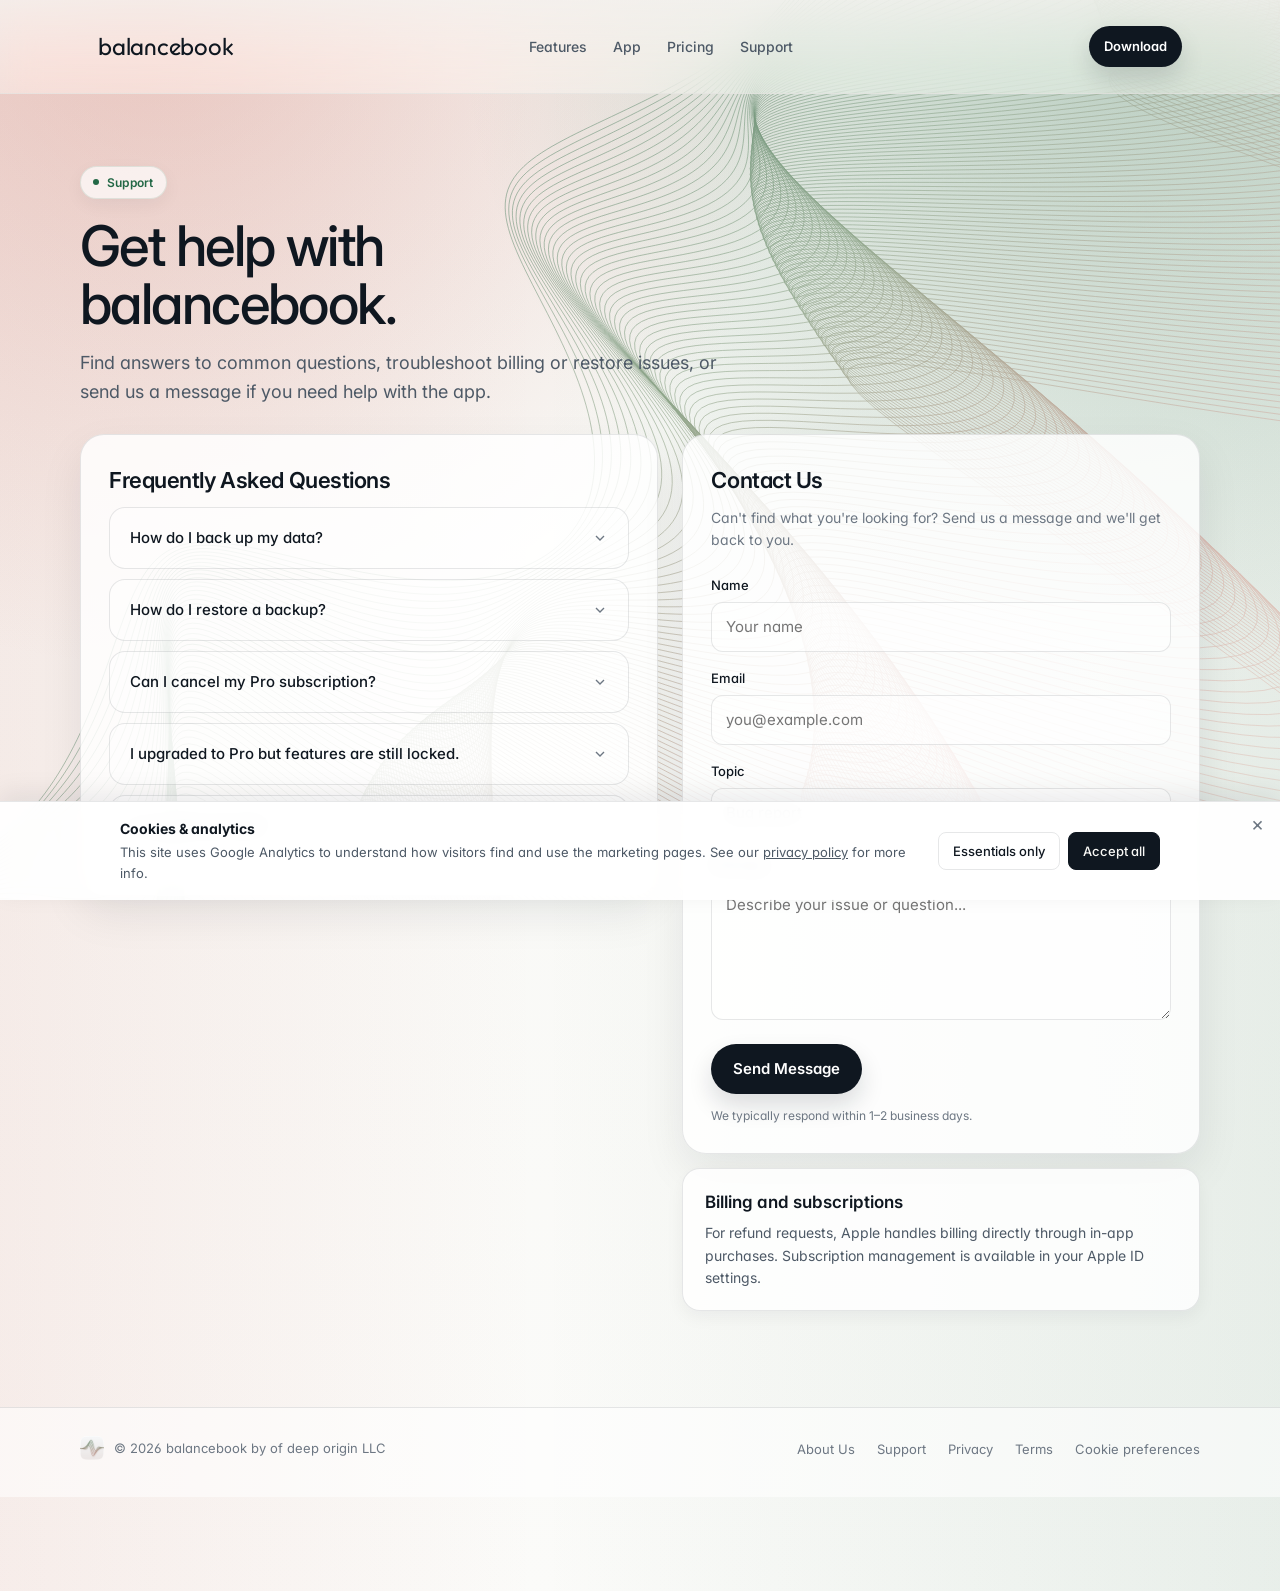
<file: support.html>
<!DOCTYPE html>
<html lang="en">
<head>
  <!-- Google tag (gtag.js) -->
  <script async src="https://www.googletagmanager.com/gtag/js?id=G-QJ42V03KC6"></script>
  <script>
    window.dataLayer = window.dataLayer || [];
    function gtag(){dataLayer.push(arguments);}
    gtag('js', new Date());

    // Consent Mode v2 — default everything to denied. The cookie
    // banner (assets/js/consent.js) flips analytics_storage to
    // granted when the user accepts; until then GA4 only sends
    // cookieless pings. Prior accepts are read from localStorage so
    // the analytics fires on the same page load as the decision.
    gtag('consent', 'default', {
      'ad_storage': 'denied',
      'ad_user_data': 'denied',
      'ad_personalization': 'denied',
      'analytics_storage': 'denied',
      'wait_for_update': 500
    });
    try {
      if (localStorage.getItem('balancebookCookieConsent') === 'granted') {
        gtag('consent', 'update', { 'analytics_storage': 'granted' });
      }
    } catch (_) {}

    gtag('config', 'G-QJ42V03KC6');
  </script>
  <meta charset="UTF-8" />
  <meta name="viewport" content="width=device-width, initial-scale=1.0" />
  <title>Support — balancebook</title>
  <link rel="icon" type="image/png" sizes="32x32" href="/favicon-32.png" />
  <link rel="apple-touch-icon" sizes="180x180" href="/apple-touch-icon.png" />
  <meta name="description" content="Support for balancebook. Find answers to common questions or send us a message." />
  <meta name="theme-color" content="#f8f8f5" />
  <script>
    (function () {
      let mode = window.matchMedia('(prefers-color-scheme: dark)').matches ? 'dark' : 'light';
      try {
        const savedMode = window.sessionStorage.getItem('balancebookDisplayMode');
        if (savedMode === 'dark' || savedMode === 'light') mode = savedMode;
      } catch (_) {}
      try { window.localStorage.removeItem('balancebookDisplayMode'); } catch (_) {}
      document.documentElement.setAttribute('data-theme', mode);
      const themeColorMeta = document.querySelector('meta[name="theme-color"]');
      if (themeColorMeta) themeColorMeta.setAttribute('content', mode === 'dark' ? '#0d1217' : '#f8f8f5');
    }());
  </script>
  <link rel="preconnect" href="https://fonts.googleapis.com" />
  <link rel="preconnect" href="https://fonts.gstatic.com" crossorigin />
  <link href="https://fonts.googleapis.com/css2?family=Inter:wght@400;500;600;700&family=Outfit:wght@400;500;700&display=swap" rel="stylesheet" />
  <link rel="stylesheet" href="assets/css/site.css" />
  <style>
    .page {
      padding: 72px 0 96px;
    }

    .hero {
      max-width: 760px;
      margin-bottom: 28px;
    }

    .eyebrow {
      display: inline-flex;
      align-items: center;
      gap: 8px;
      padding: 6px 12px;
      background: rgba(255, 255, 255, 0.68);
      color: var(--accent);
      border: 1px solid rgba(35, 104, 70, 0.12);
      border-radius: 999px;
      font-size: 12px;
      font-weight: 600;
      letter-spacing: 0.02em;
      margin-bottom: 18px;
      box-shadow: var(--shadow-sm);
    }

    .eyebrow::before {
      content: "";
      width: 6px;
      height: 6px;
      border-radius: 50%;
      background: var(--accent);
    }

    .hero h1 {
      font-size: clamp(36px, 5vw, 56px);
      line-height: 1.04;
      letter-spacing: -0.028em;
      font-weight: 500;
      margin-bottom: 16px;
      max-width: 12ch;
    }

    .hero p {
      max-width: 42rem;
      font-size: 18px;
      line-height: 1.58;
      color: var(--body);
    }

    .layout {
      display: grid;
      grid-template-columns: minmax(0, 0.95fr) minmax(320px, 0.85fr);
      gap: 24px;
      align-items: start;
    }

    .panel {
      padding: 28px;
      background: var(--surface);
      border: 1px solid var(--line);
      border-radius: var(--radius-xl);
      box-shadow: var(--shadow-md);
    }

    .faq h2,
    .contact h2 {
      font-size: 22px;
      font-weight: 600;
      letter-spacing: -0.02em;
      margin-bottom: 8px;
    }

    .contact > p {
      font-size: 14px;
      color: var(--muted);
      margin-bottom: 24px;
    }

    .faq-item {
      border: 1px solid var(--line);
      border-radius: 16px;
      background: rgba(255, 255, 255, 0.34);
      margin-bottom: 10px;
      overflow: hidden;
    }

    .faq-question {
      width: 100%;
      background: none;
      border: none;
      padding: 18px 20px;
      text-align: left;
      font-size: 15px;
      font-weight: 500;
      color: var(--ink);
      cursor: pointer;
      display: flex;
      justify-content: space-between;
      align-items: center;
      gap: 12px;
    }

    .faq-chevron {
      flex-shrink: 0;
      transition: transform 0.2s;
      color: var(--muted);
    }

    .faq-item.open .faq-chevron { transform: rotate(180deg); }

    .faq-answer {
      display: none;
      padding: 0 20px 18px;
      font-size: 14px;
      color: var(--body);
      line-height: 1.65;
    }

    .faq-item.open .faq-answer { display: block; }

    #success-banner {
      display: none;
      background: var(--accent-soft);
      border: 1px solid rgba(35, 104, 70, 0.22);
      border-radius: 16px;
      padding: 16px 18px;
      margin-bottom: 24px;
    }

    #success-banner p {
      color: var(--accent);
      font-size: 15px;
      font-weight: 500;
      margin: 0;
    }

    .form-group { margin-bottom: 16px; }

    label {
      display: block;
      font-size: 13px;
      font-weight: 500;
      margin-bottom: 6px;
      color: var(--ink);
    }

    input, select, textarea {
      width: 100%;
      font-size: 15px;
      color: var(--ink);
      background: rgba(255, 255, 255, 0.52);
      border: 1px solid var(--line);
      border-radius: 12px;
      padding: 12px 14px;
      outline: none;
      transition: border-color 0.2s, box-shadow 0.2s;
      -webkit-appearance: none;
    }

    input:focus, select:focus, textarea:focus {
      border-color: rgba(35, 104, 70, 0.4);
      box-shadow: 0 0 0 4px rgba(35, 104, 70, 0.08);
    }

    textarea { resize: vertical; min-height: 140px; }

    .btn-submit {
      display: inline-flex;
      align-items: center;
      justify-content: center;
      background: #0f1720;
      color: #fff;
      border: none;
      border-radius: 999px;
      padding: 13px 22px;
      font-size: 15px;
      font-weight: 600;
      cursor: pointer;
      box-shadow: 0 12px 24px rgba(15, 23, 32, 0.14);
    }

    .form-note {
      font-size: 12px;
      color: var(--muted);
      margin-top: 12px;
    }

    .support-notes {
      display: grid;
      gap: 14px;
    }

    .note-card {
      padding: 20px 22px;
      background: var(--surface);
      border: 1px solid var(--line);
      border-radius: var(--radius-lg);
      box-shadow: var(--shadow-sm);
    }

    .note-card h3 {
      font-size: 17px;
      font-weight: 600;
      margin-bottom: 6px;
    }

    .note-card p {
      font-size: 14px;
      color: var(--body);
    }

    .footer-inner {
      width: min(calc(100% - 40px), var(--max));
      margin: 0 auto;
      display: flex;
      justify-content: space-between;
      align-items: center;
      flex-wrap: wrap;
      gap: 16px;
    }

    .footer-links {
      display: flex;
      gap: 22px;
      list-style: none;
    }

    .footer-links a {
      font-size: 13px;
      color: var(--muted);
    }

    @media (prefers-color-scheme: dark) {
      nav {
        background: linear-gradient(180deg, rgba(12, 18, 24, 0.84), rgba(12, 18, 24, 0.5));
        border-bottom-color: rgba(255, 255, 255, 0.05);
      }

      .eyebrow,
      .panel,
      .note-card {
        background: rgba(17, 24, 31, 0.9);
        border-color: rgba(255, 255, 255, 0.08);
      }

      .faq-item,
      input, select, textarea {
        background: rgba(255, 255, 255, 0.03);
        border-color: rgba(255, 255, 255, 0.08);
      }

      footer {
        background: rgba(10, 15, 20, 0.78);
        border-top-color: rgba(255, 255, 255, 0.06);
      }
    }

    :root[data-theme="dark"] .eyebrow,
    :root[data-theme="dark"] .panel,
    :root[data-theme="dark"] .note-card {
      background: rgba(17, 24, 31, 0.9);
      border-color: rgba(255, 255, 255, 0.08);
    }

    :root[data-theme="dark"] .faq-item,
    :root[data-theme="dark"] input,
    :root[data-theme="dark"] select,
    :root[data-theme="dark"] textarea {
      background: rgba(255, 255, 255, 0.03);
      border-color: rgba(255, 255, 255, 0.08);
    }

    :root[data-theme="light"] .eyebrow {
      background: rgba(255, 255, 255, 0.68);
      border-color: rgba(35, 104, 70, 0.12);
    }

    :root[data-theme="light"] .panel,
    :root[data-theme="light"] .note-card {
      background: var(--surface);
      border-color: var(--line);
    }

    :root[data-theme="light"] .faq-item {
      background: rgba(255, 255, 255, 0.34);
      border-color: var(--line);
    }

    :root[data-theme="light"] input,
    :root[data-theme="light"] select,
    :root[data-theme="light"] textarea {
      background: rgba(255, 255, 255, 0.52);
      border-color: var(--line);
    }

    @media (max-width: 960px) {
      .layout { grid-template-columns: 1fr; }
      .page { padding: 56px 0 72px; }
    }

    @media (max-width: 560px) {
      .nav-links { display: none; }
      .nav-inner { padding: 10px 14px; }
      .panel { padding: 22px; }
      .footer-inner { flex-direction: column; align-items: flex-start; }
    }
  
    /* ---- Guilloché lace backdrop (port of design "Lace Refined" V1:
            wide-sweep trochoid R=1600 r=71 d=360 71 turns,
            anchored TL with medium radial fade toward BR) ---- */
  </style>
</head>
<body>
  <div class="lace-backdrop" aria-hidden="true">
    <div class="lace-backdrop__ink"></div>
  </div>
  <script src="assets/js/site.js"></script>
  
  <nav>
    <div class="nav-inner">
      <a class="brand" href="/">
        balancebook
      </a>
      <ul class="nav-links">
        <li><a href="index.html#features">Features</a></li>
        <li><a href="index.html#screens">App</a></li>
        <li><a href="index.html#pricing">Pricing</a></li>
        <li><a href="support.html">Support</a></li>
      </ul>
      <a class="nav-cta" href="#">Download</a>
    </div>
  </nav>

  <main class="page">
    <div class="shell">
      <div class="hero">
        <div class="eyebrow">Support</div>
        <h1>Get help with balancebook.</h1>
        <p>Find answers to common questions, troubleshoot billing or restore issues, or send us a message if you need help with the app.</p>
      </div>

      <div class="layout">
        <div class="panel faq">
          <h2>Frequently Asked Questions</h2>

          <div class="faq-item">
            <button class="faq-question" onclick="toggleFaq(this)">
              How do I back up my data?
              <svg class="faq-chevron" width="16" height="16" viewBox="0 0 24 24" fill="none" stroke="currentColor" stroke-width="2"><polyline points="6 9 12 15 18 9"/></svg>
            </button>
            <div class="faq-answer">Pro subscribers can export a full backup via Settings → Export Data → Entire Ledger. This creates a JSON file you can store anywhere. Cloud backup also keeps your data available across your devices.</div>
          </div>

          <div class="faq-item">
            <button class="faq-question" onclick="toggleFaq(this)">
              How do I restore a backup?
              <svg class="faq-chevron" width="16" height="16" viewBox="0 0 24 24" fill="none" stroke="currentColor" stroke-width="2"><polyline points="6 9 12 15 18 9"/></svg>
            </button>
            <div class="faq-answer">Go to Settings → Import Data and select your backup file. A new ledger will be created automatically with all your imported data. You can then rename it and set it as your default ledger.</div>
          </div>

          <div class="faq-item">
            <button class="faq-question" onclick="toggleFaq(this)">
              Can I cancel my Pro subscription?
              <svg class="faq-chevron" width="16" height="16" viewBox="0 0 24 24" fill="none" stroke="currentColor" stroke-width="2"><polyline points="6 9 12 15 18 9"/></svg>
            </button>
            <div class="faq-answer">Yes. Go to your iPhone Settings → Apple ID → Subscriptions → balancebook and tap Cancel Subscription. Your Pro access continues until the end of the current billing period.</div>
          </div>

          <div class="faq-item">
            <button class="faq-question" onclick="toggleFaq(this)">
              I upgraded to Pro but features are still locked.
              <svg class="faq-chevron" width="16" height="16" viewBox="0 0 24 24" fill="none" stroke="currentColor" stroke-width="2"><polyline points="6 9 12 15 18 9"/></svg>
            </button>
            <div class="faq-answer">Go to Settings → Plans and tap "Restore Purchases". If the issue persists, try force-quitting the app and reopening it. Contact us if it still isn't resolved.</div>
          </div>

          <div class="faq-item">
            <button class="faq-question" onclick="toggleFaq(this)">
              Is my data private?
              <svg class="faq-chevron" width="16" height="16" viewBox="0 0 24 24" fill="none" stroke="currentColor" stroke-width="2"><polyline points="6 9 12 15 18 9"/></svg>
            </button>
            <div class="faq-answer">Yes. Your data is associated only with your account and is not shared with or sold to third parties.</div>
          </div>
        </div>

        <div class="support-notes">
          <div class="panel contact" id="contact">
            <h2>Contact Us</h2>
            <p>Can't find what you're looking for? Send us a message and we'll get back to you.</p>

            <div id="success-banner">
              <p>Message sent — we'll get back to you within 1–2 business days.</p>
            </div>

            <form action="https://api.web3forms.com/submit" method="POST">
              <input type="hidden" name="access_key" value="c16b9b72-831e-4088-801c-f1b1017e6779">
              <input type="hidden" name="subject" value="balancebook Support Request">
              <input type="hidden" name="redirect" value="https://balancebook.app/support.html?success=true#contact">
              <input type="checkbox" name="botcheck" style="display:none;">
              <div class="form-group">
                <label for="name">Name</label>
                <input type="text" id="name" name="name" placeholder="Your name" required />
              </div>
              <div class="form-group">
                <label for="email">Email</label>
                <input type="email" id="email" name="email" placeholder="you@example.com" required />
              </div>
              <div class="form-group">
                <label for="topic">Topic</label>
                <select id="topic" name="topic">
                  <option value="bug">Bug report</option>
                  <option value="feature">Feature request</option>
                  <option value="billing">Billing / subscription</option>
                  <option value="data">Data & privacy</option>
                  <option value="other">Other</option>
                </select>
              </div>
              <div class="form-group">
                <label for="message">Message</label>
                <textarea id="message" name="message" placeholder="Describe your issue or question..." required></textarea>
              </div>
              <button type="submit" class="btn-submit">Send Message</button>
              <p class="form-note">We typically respond within 1–2 business days.</p>
            </form>
          </div>

          <div class="note-card">
            <h3>Billing and subscriptions</h3>
            <p>For refund requests, Apple handles billing directly through in-app purchases. Subscription management is available in your Apple ID settings.</p>
          </div>
        </div>
      </div>
    </div>
  </main>

  <footer>
    <div class="footer-inner">
      <div class="footer-brand">
        <img src="assets/AppIcon-iOS-Default-1024x1024@1x.png" alt="" data-theme-icon data-light-src="assets/AppIcon-iOS-Default-1024x1024@1x.png" data-dark-src="assets/AppIcon-iOS-Dark-1024x1024@1x.png" />
        <span>© 2026 balancebook by of deep origin LLC</span>
      </div>
      <ul class="footer-links">
        <li><a href="about.html">About Us</a></li>
        <li><a href="support.html">Support</a></li>
        <li><a href="privacy.html">Privacy</a></li>
        <li><a href="terms.html">Terms</a></li>
        <li><a href="#" data-cookie-open>Cookie preferences</a></li>
      </ul>
    </div>
  </footer>

  <script>
    function toggleFaq(btn) {
      const item = btn.closest('.faq-item');
      item.classList.toggle('open');
    }
    if (new URLSearchParams(window.location.search).get('success') === 'true') {
      document.getElementById('success-banner').style.display = 'block';
    }
  </script>

  <!-- Cookie consent banner. Hidden until consent.js shows it on first
       visit; user choice persists in localStorage. -->
  <aside class="cookie-banner" id="cookieBanner" hidden>
    <button type="button" class="cookie-banner-close" data-cookie-action="dismiss" aria-label="Close cookie banner">&times;</button>
    <div class="cookie-banner-inner">
      <div class="cookie-banner-text">
        <strong>Cookies &amp; analytics</strong>
        <p>This site uses Google Analytics to understand how visitors find and use the marketing pages. See our <a href="privacy.html#cookies">privacy policy</a> for more info.</p>
      </div>
      <div class="cookie-banner-actions">
        <button type="button" data-cookie-action="essential">Essentials only</button>
        <button type="button" data-cookie-action="accept" class="primary">Accept all</button>
      </div>
    </div>
  </aside>
  <script src="assets/js/consent.js" defer></script>
</body>
</html>
</file>
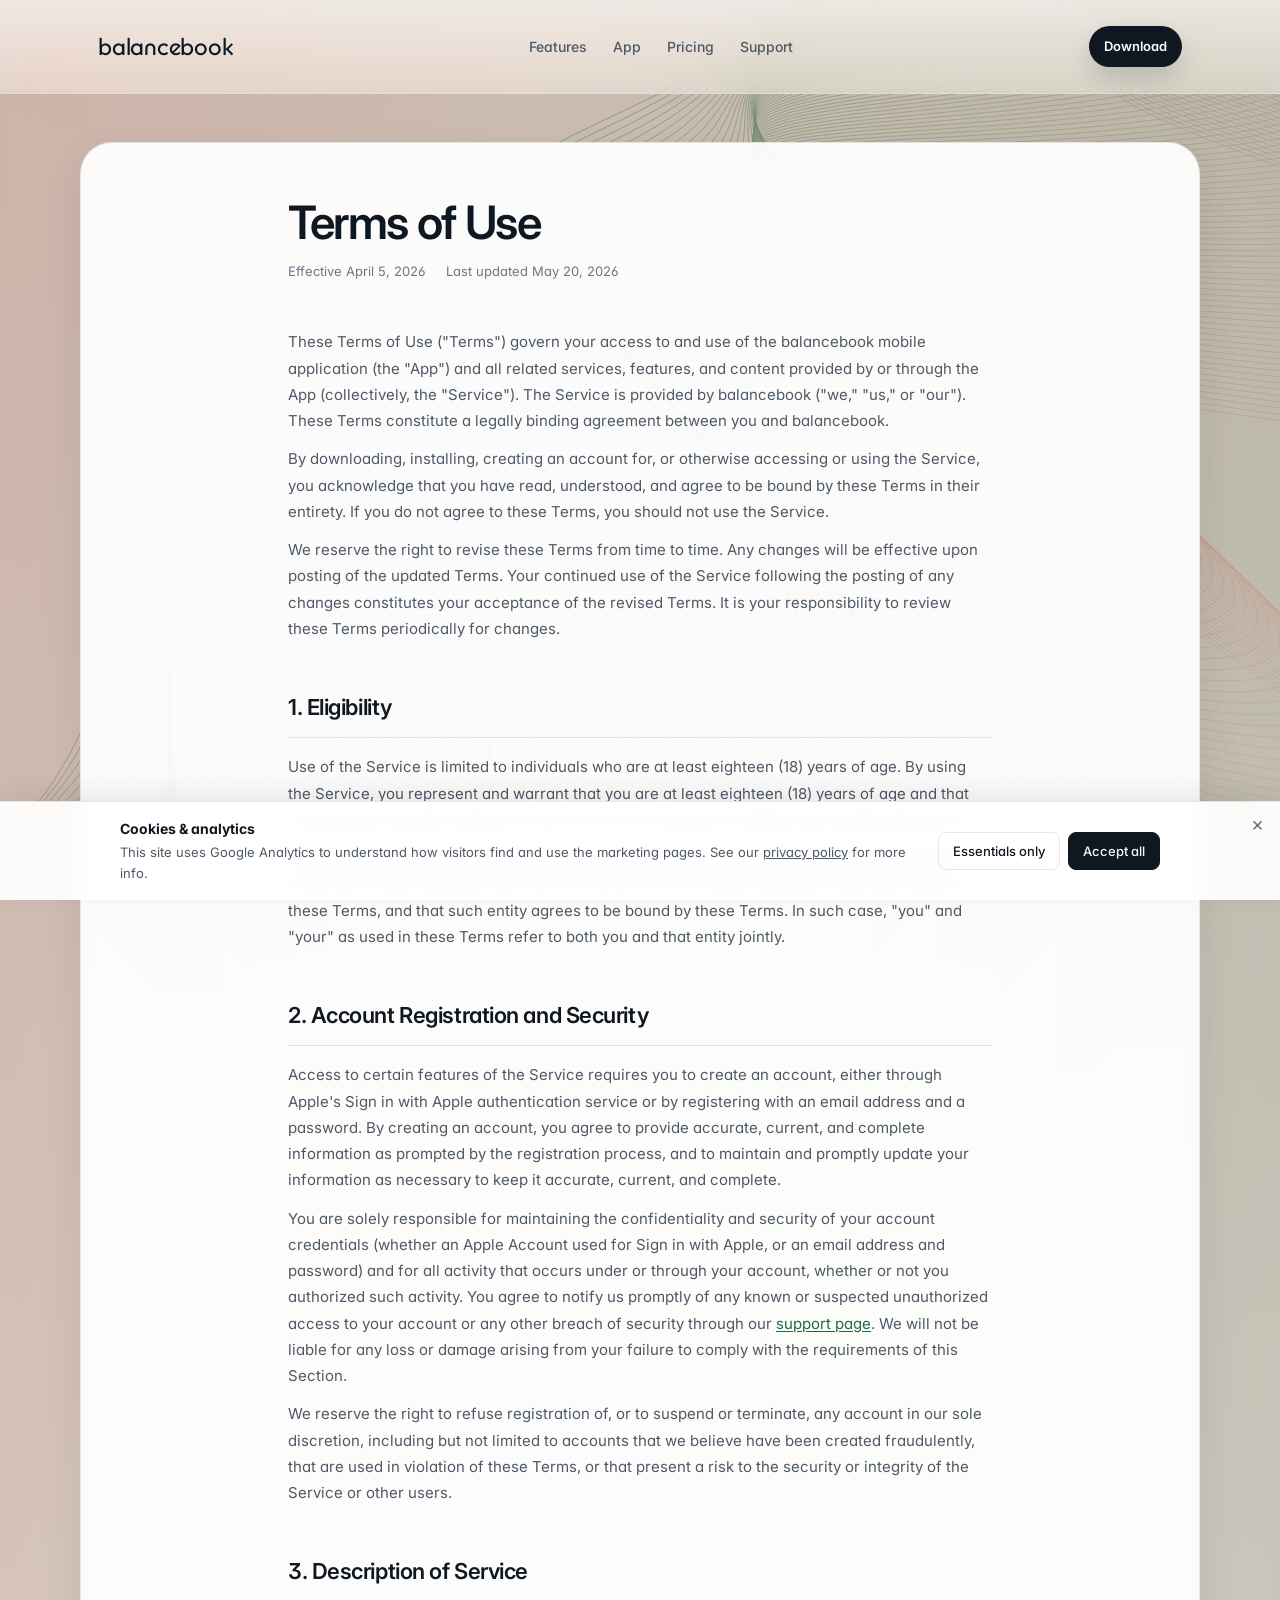
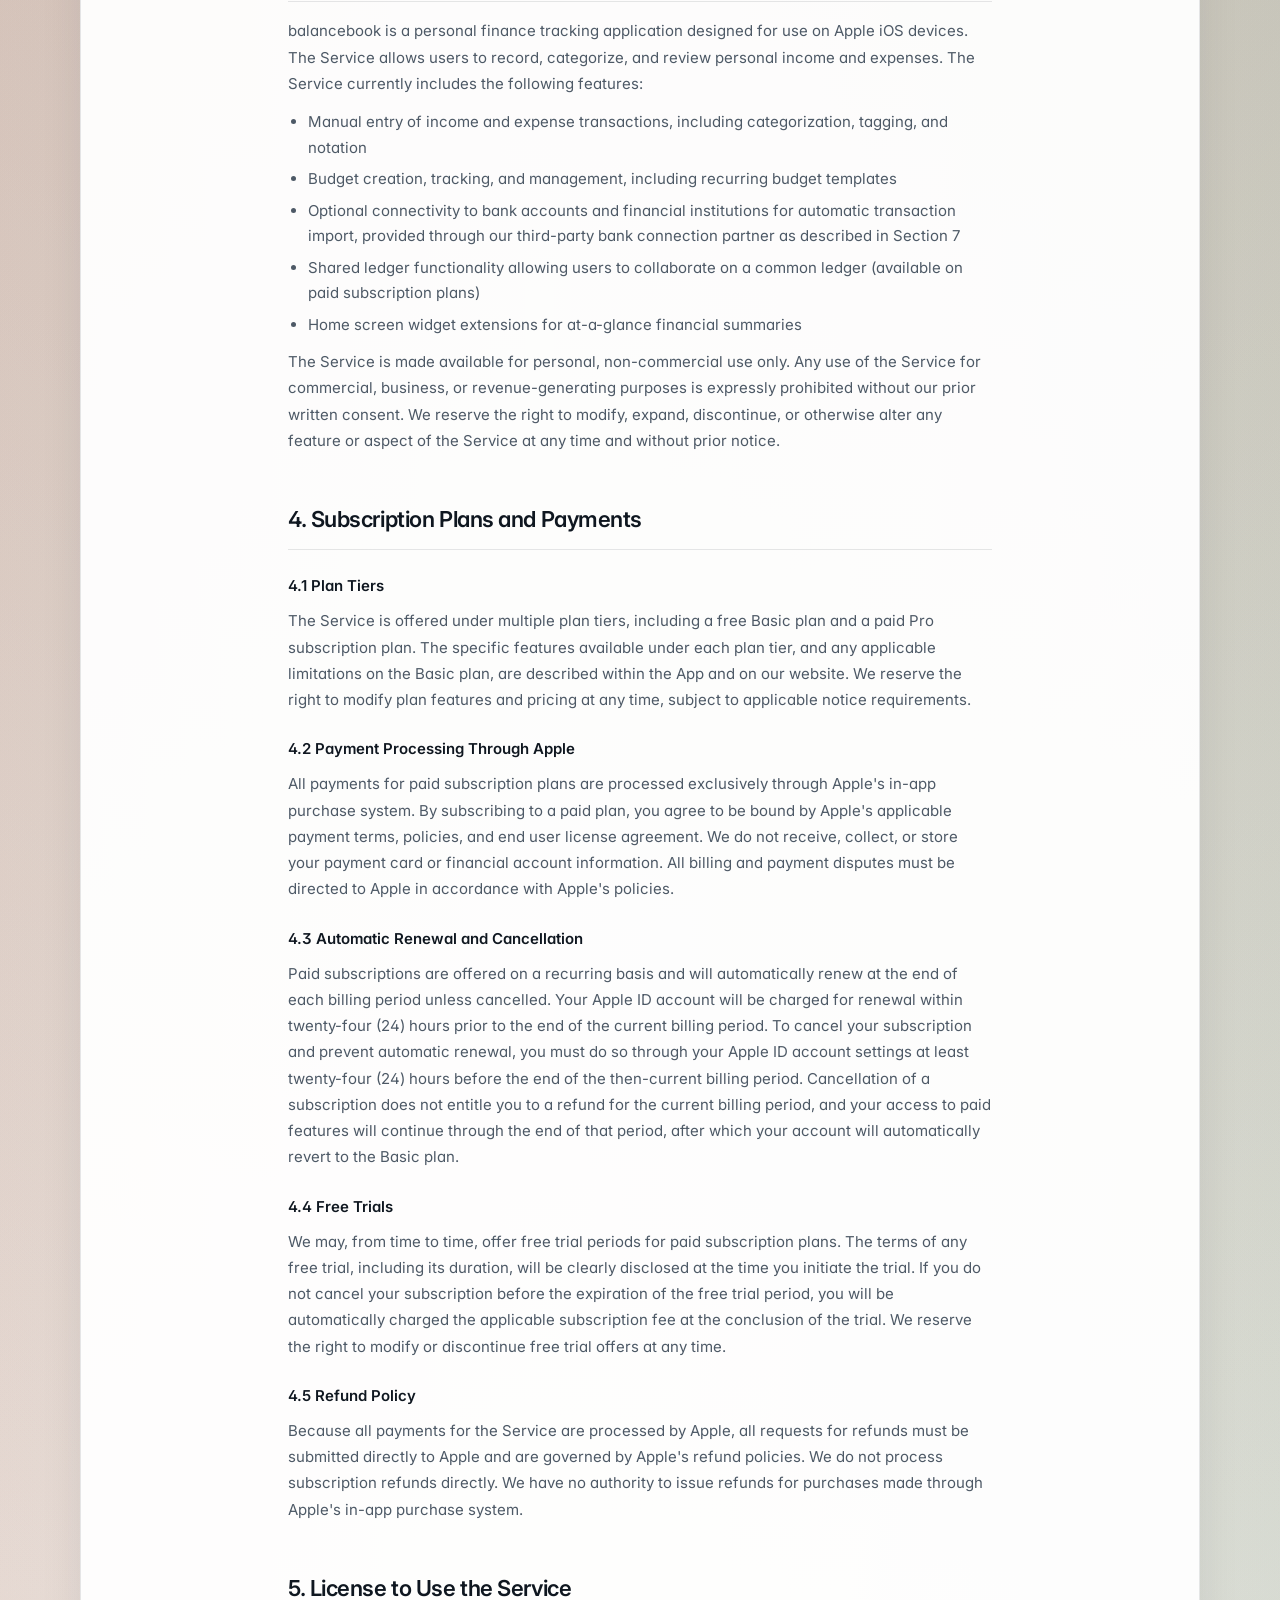
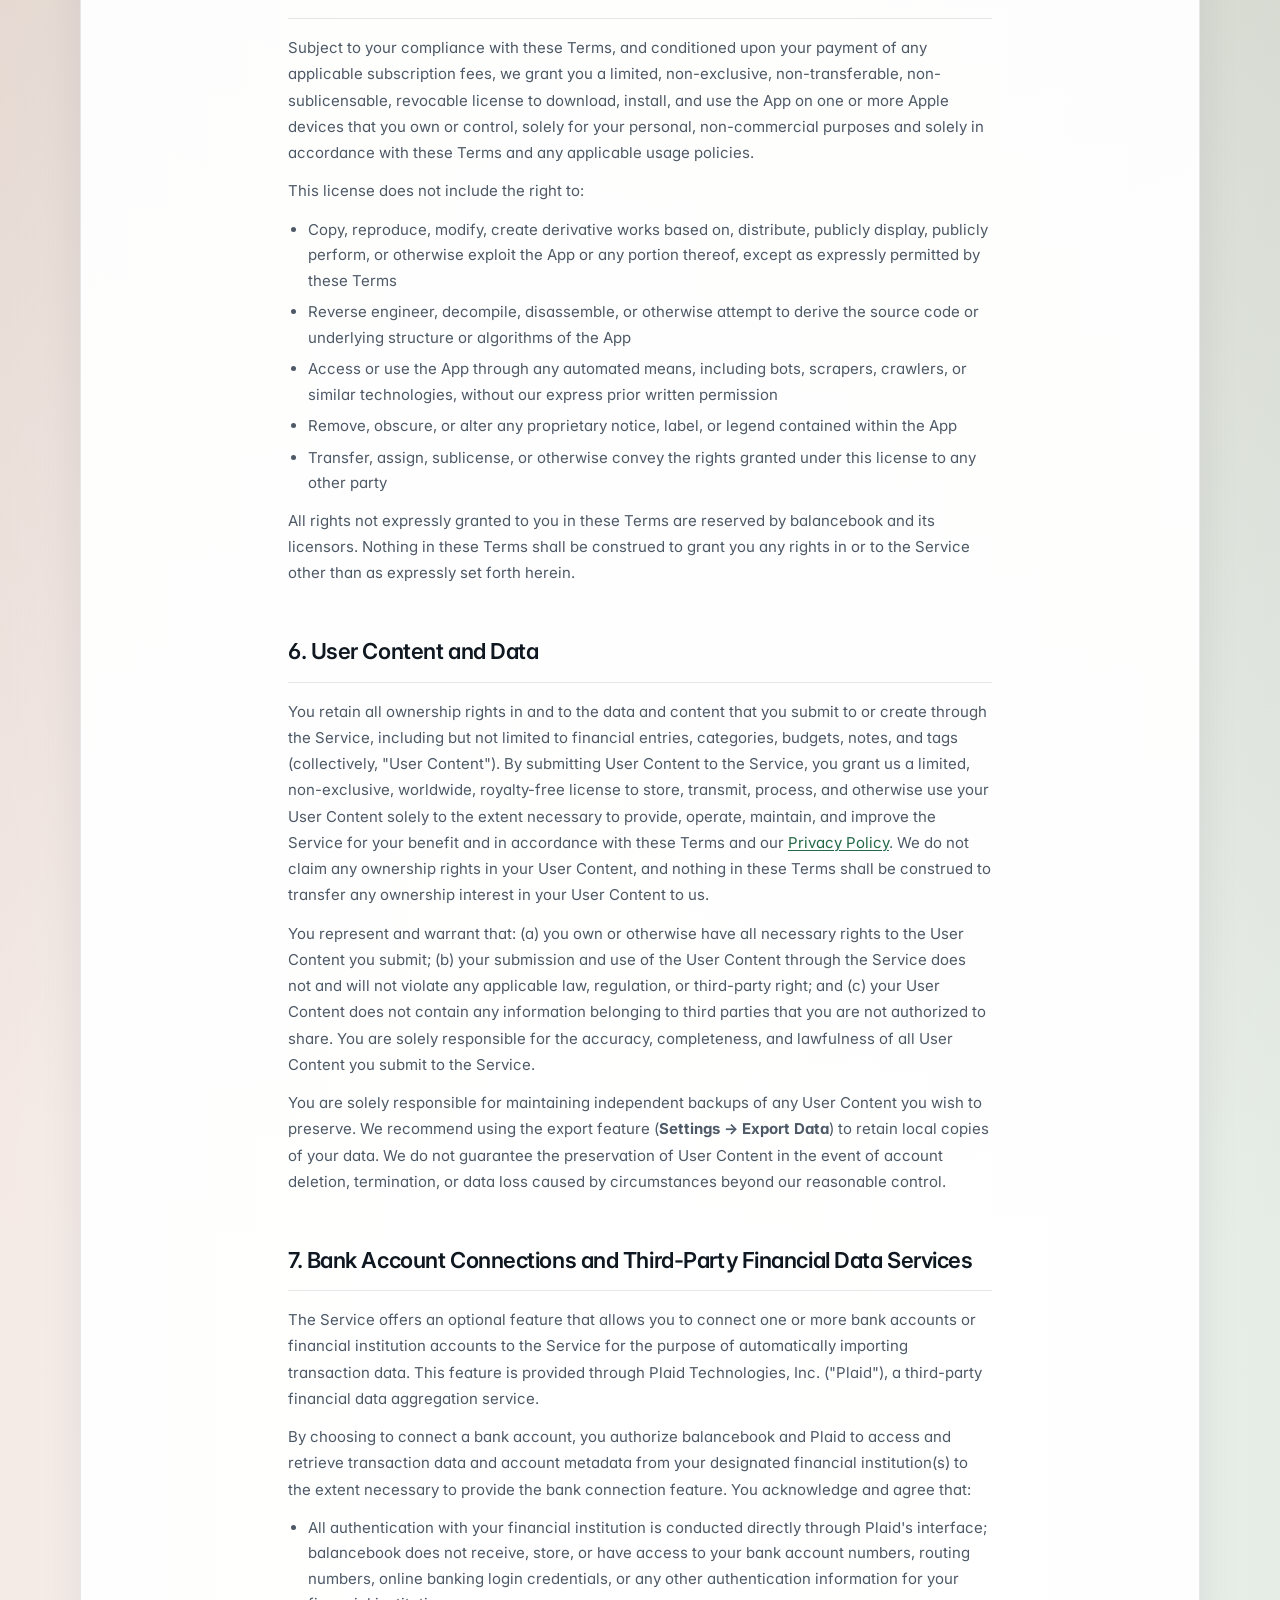
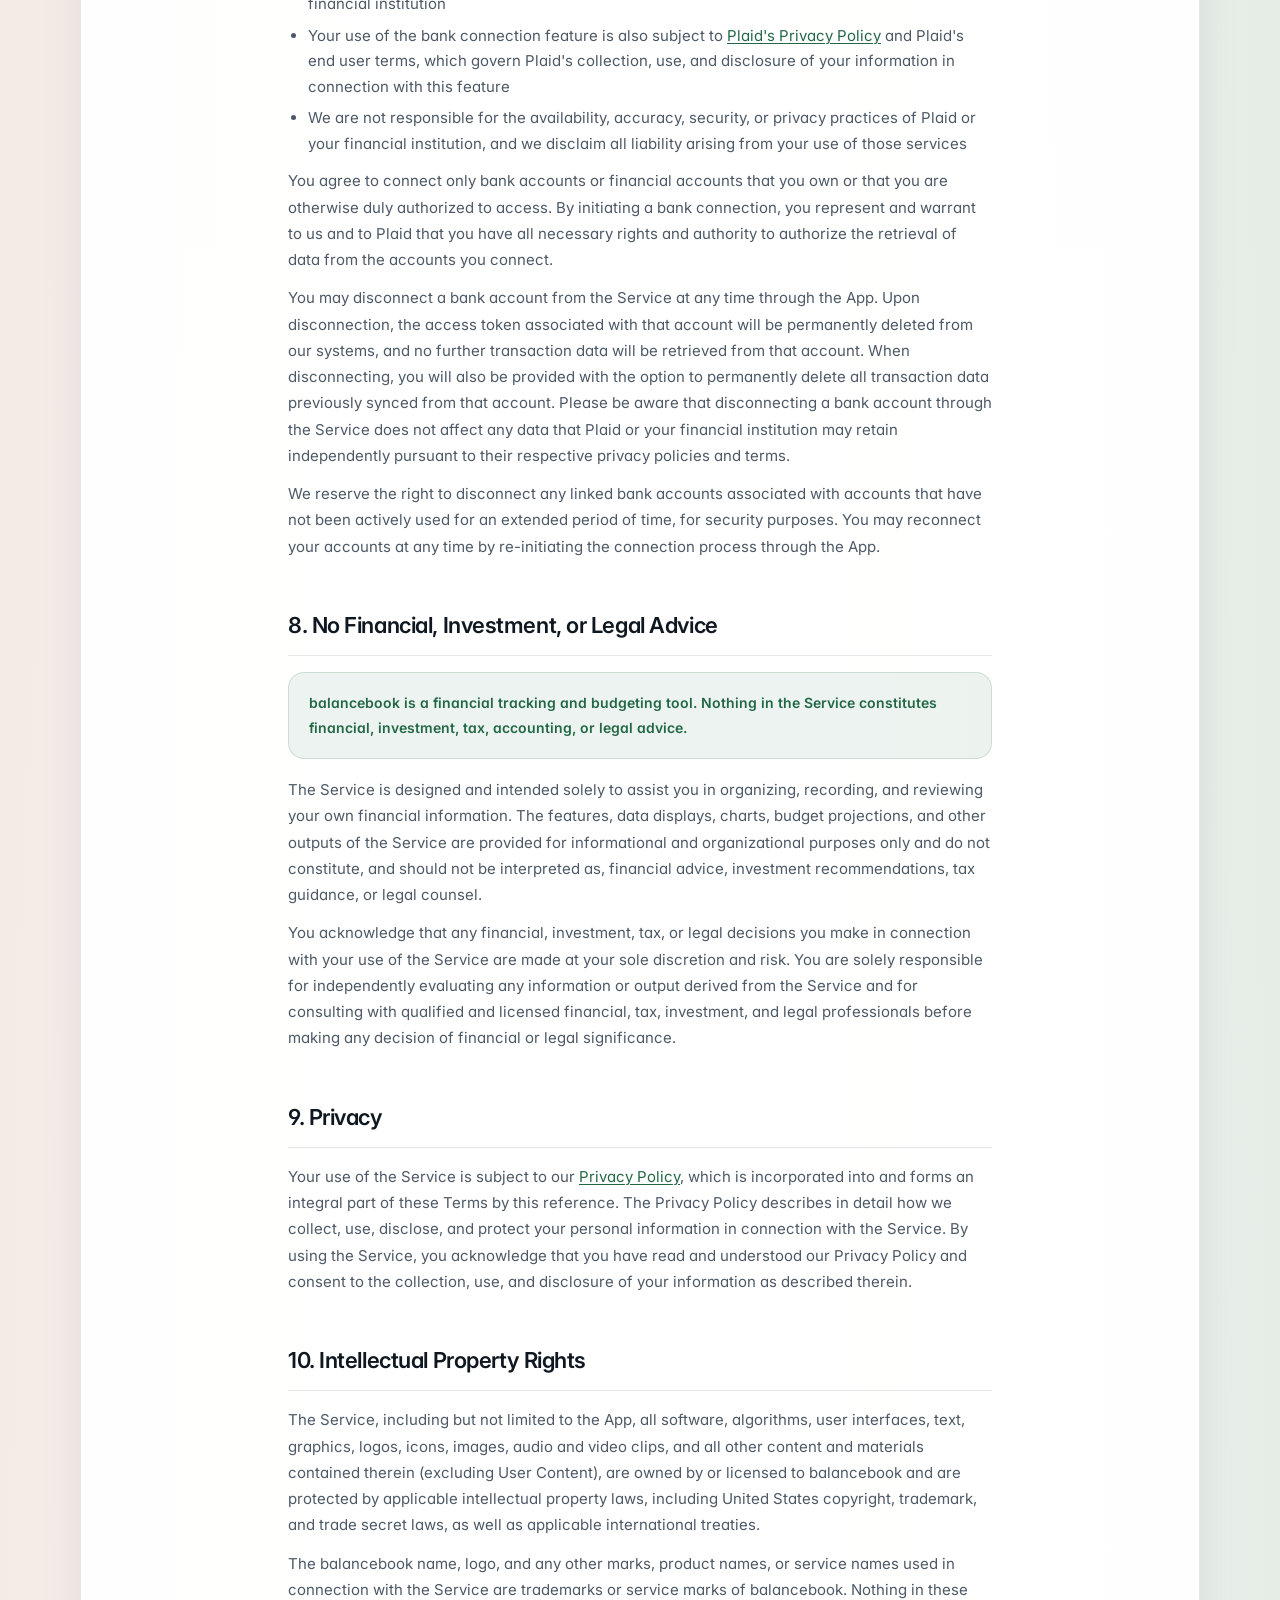
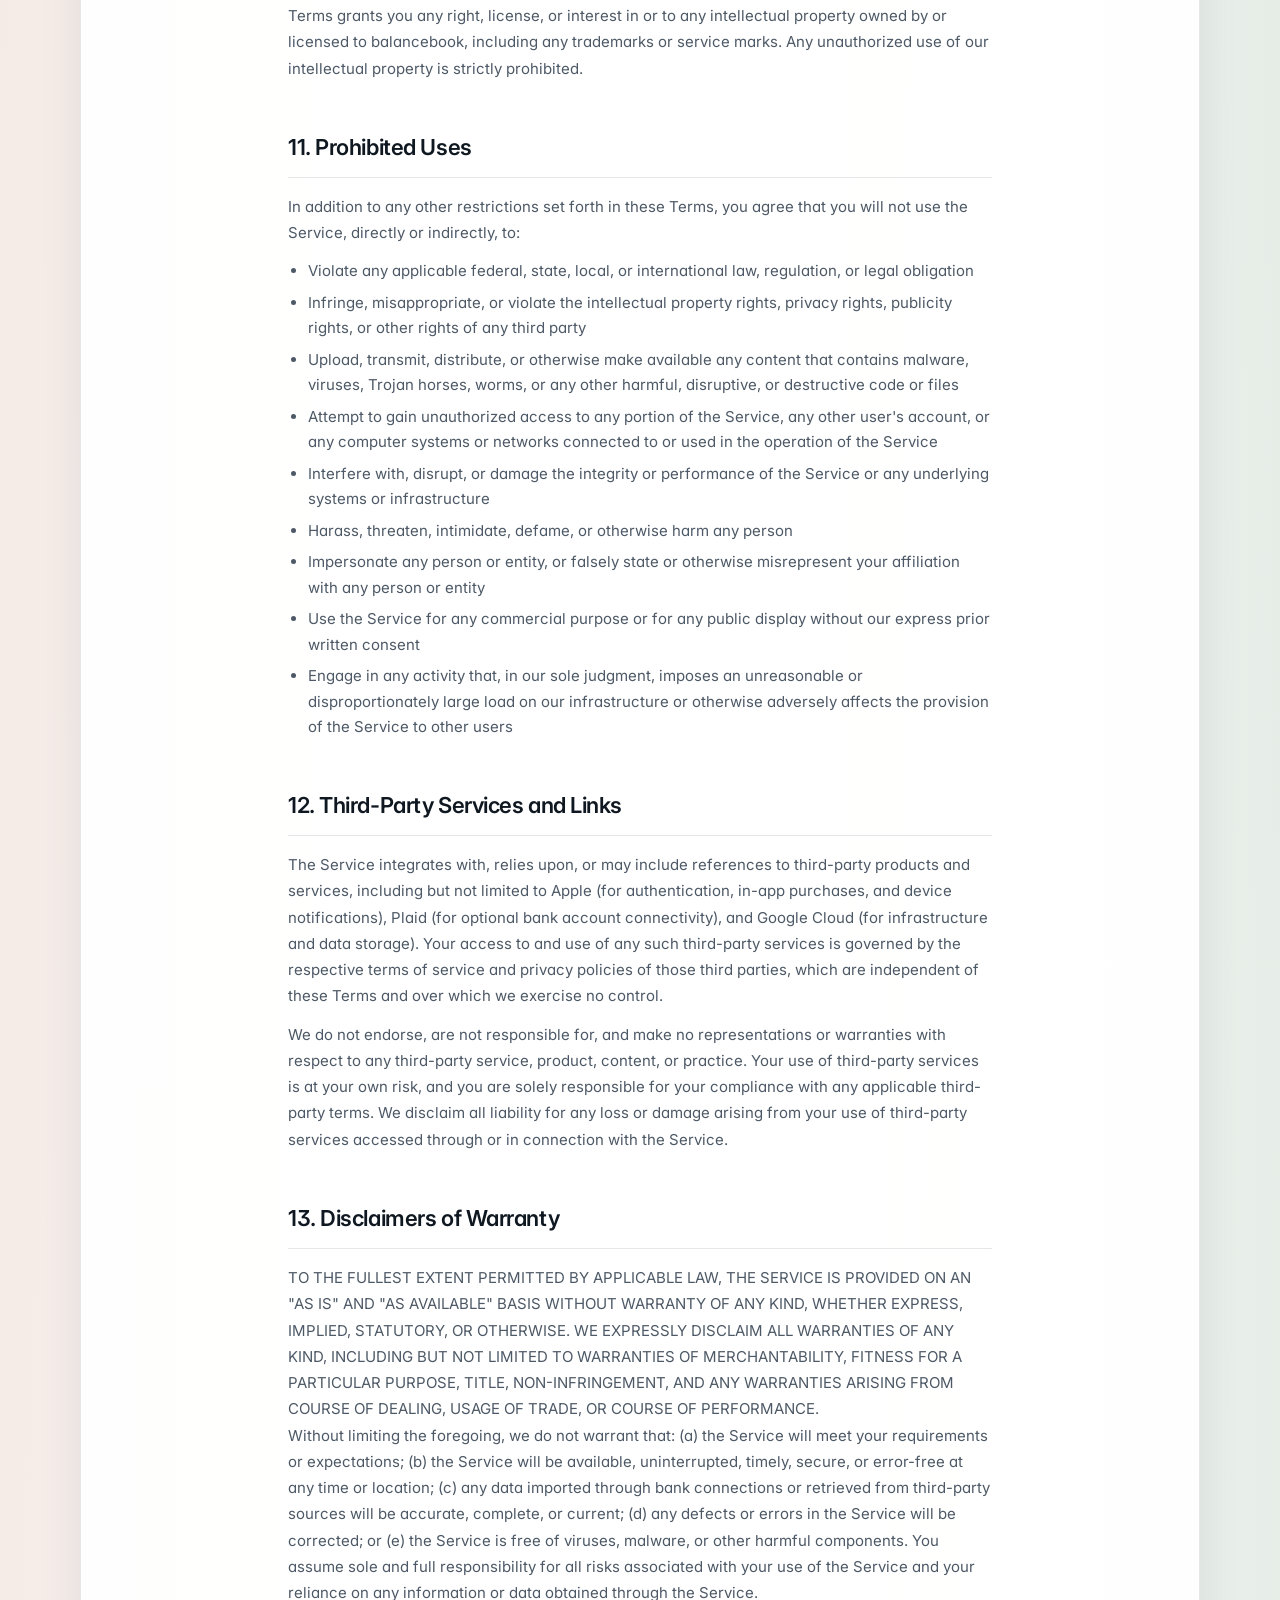
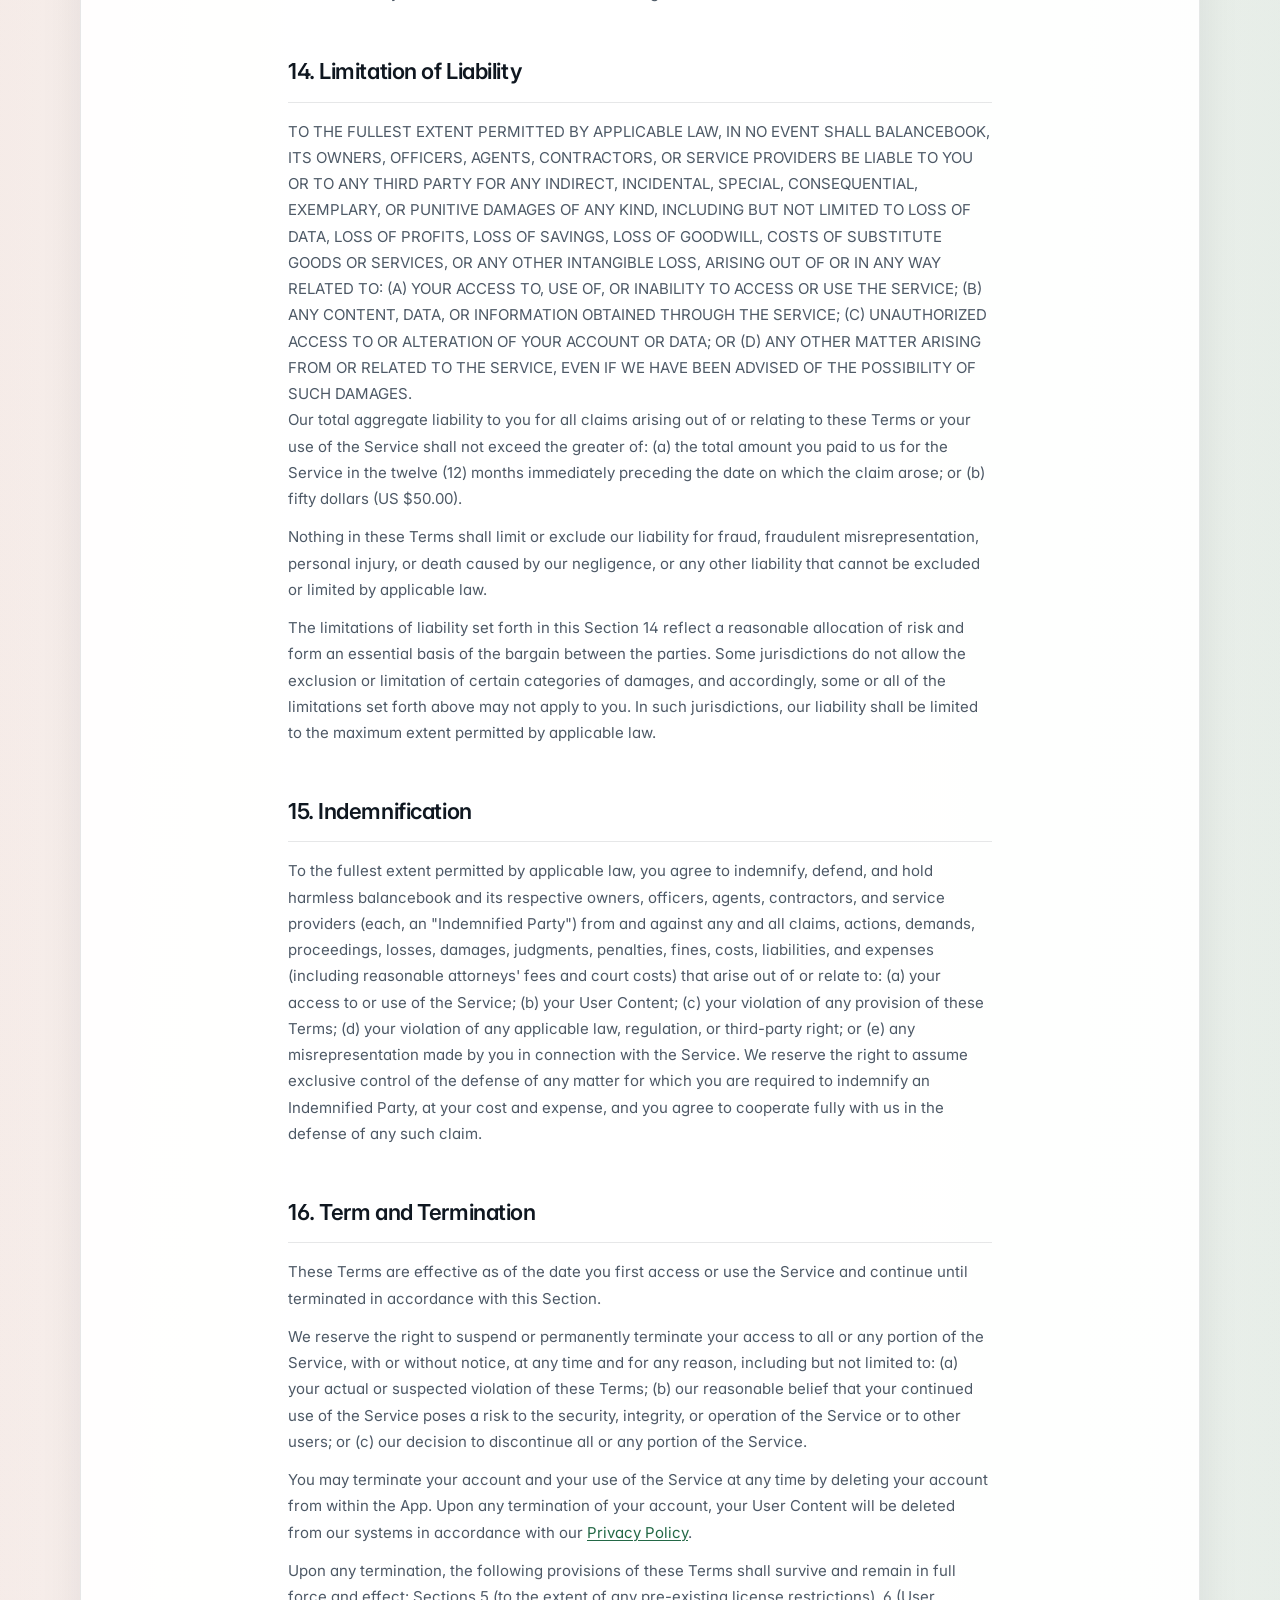
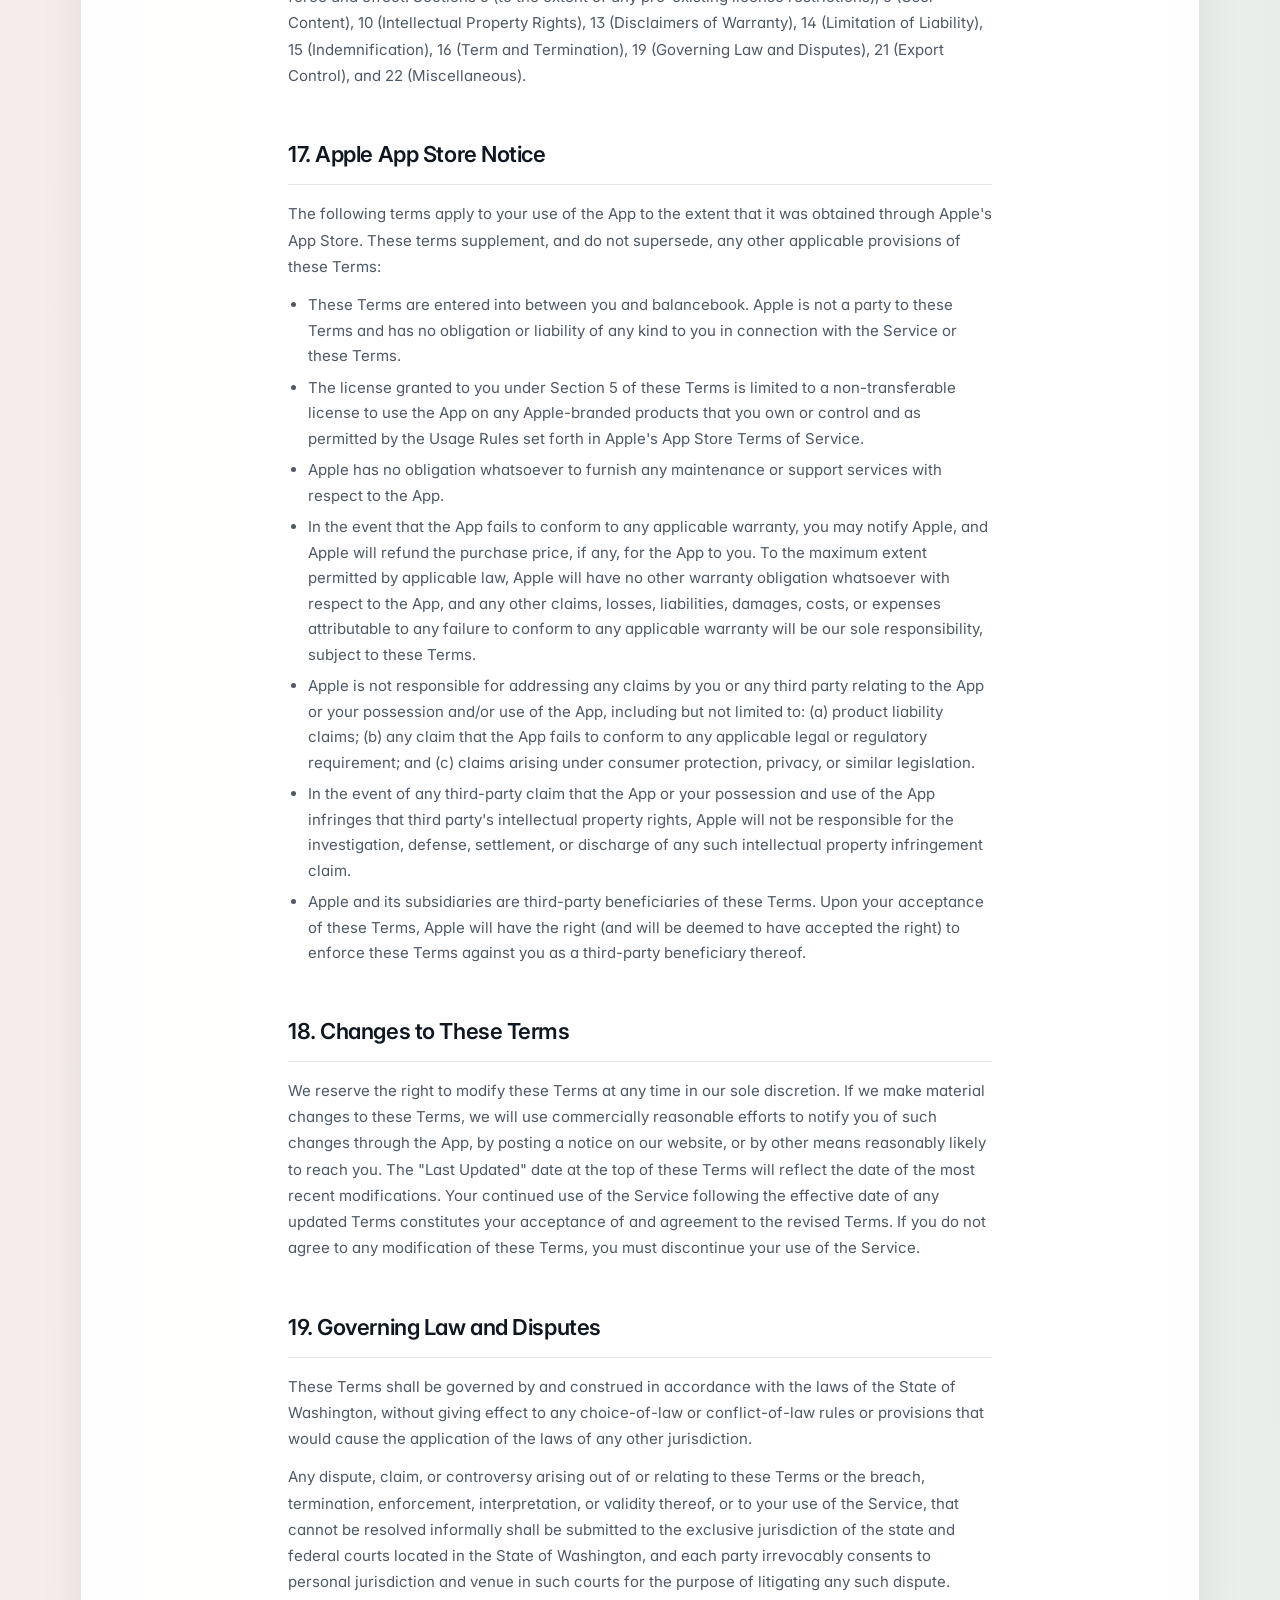
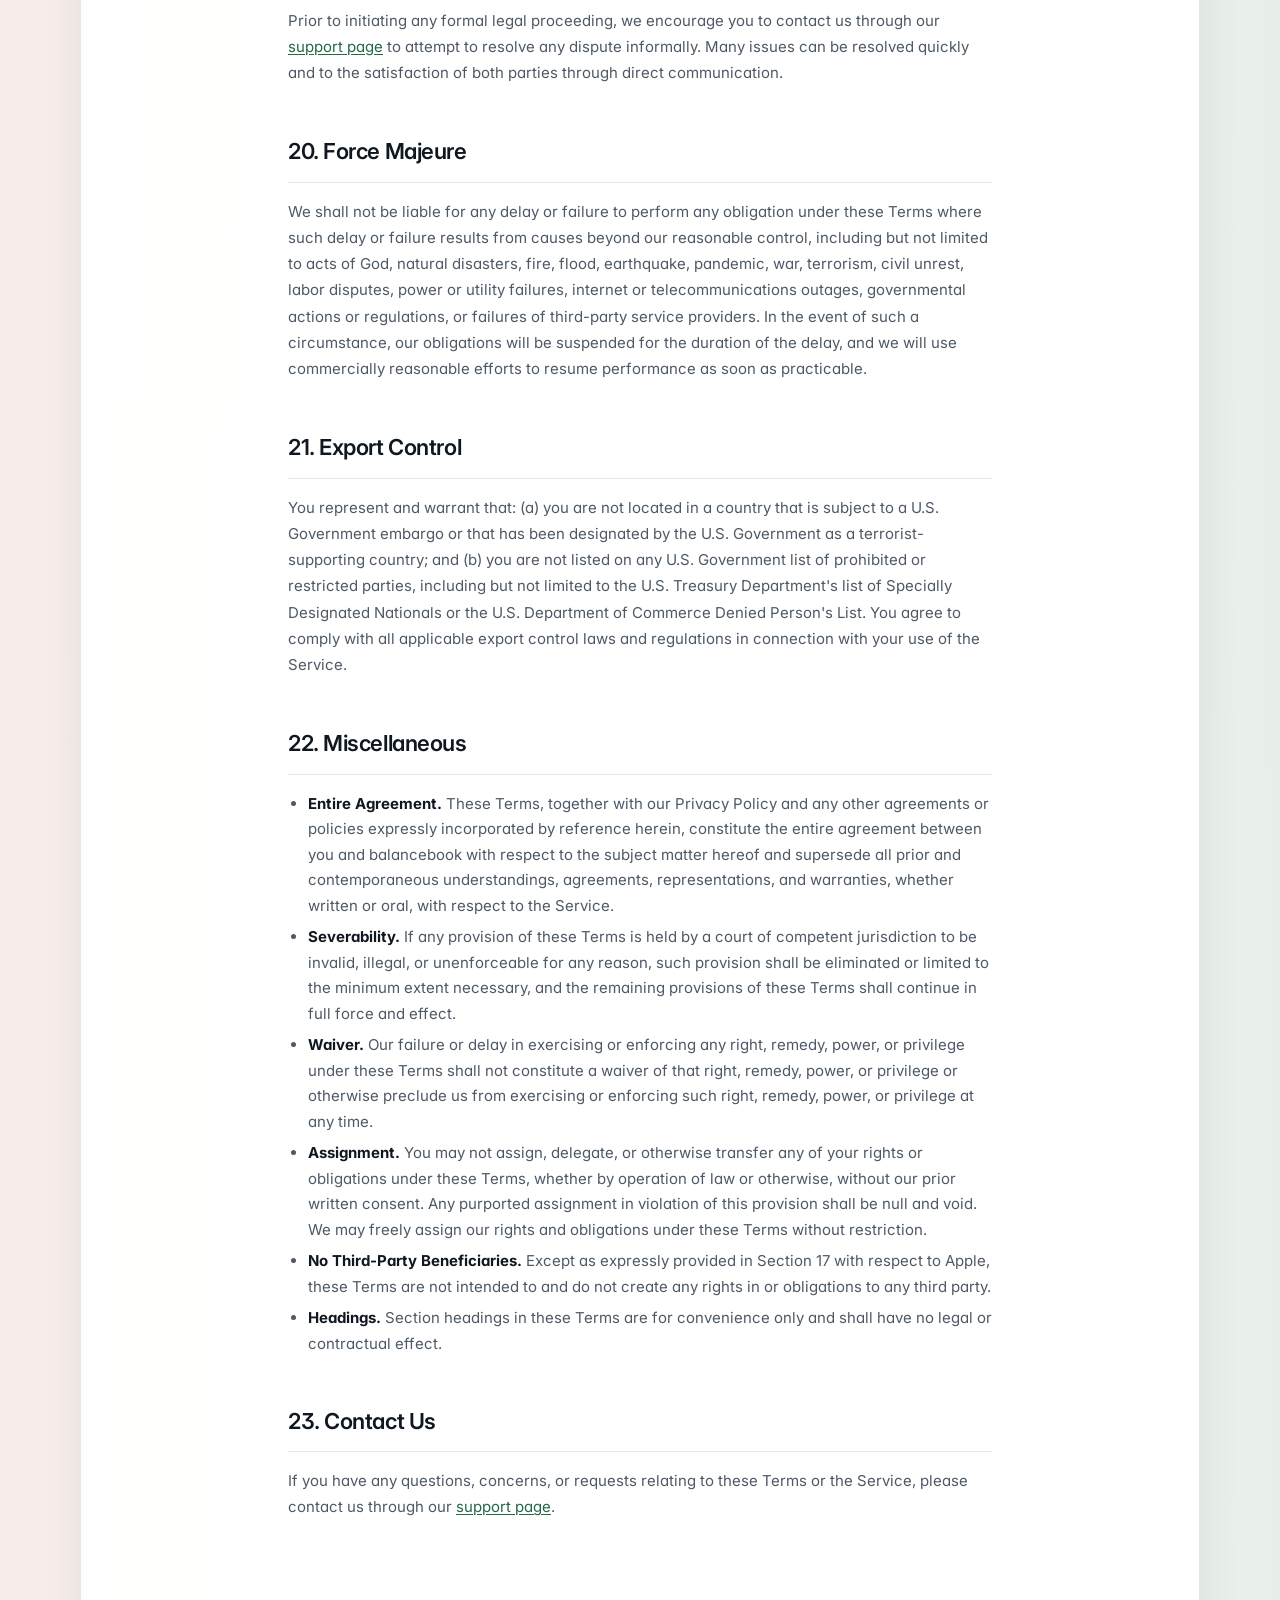
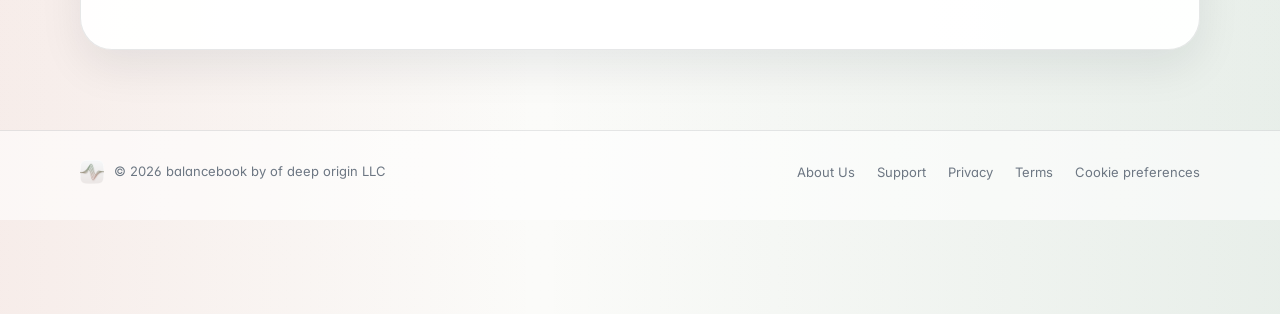
<file: terms.html>
<!DOCTYPE html>
<html lang="en">
<head>
  <!-- Google tag (gtag.js) -->
  <script async src="https://www.googletagmanager.com/gtag/js?id=G-QJ42V03KC6"></script>
  <script>
    window.dataLayer = window.dataLayer || [];
    function gtag(){dataLayer.push(arguments);}
    gtag('js', new Date());

    // Consent Mode v2 — default everything to denied. The cookie
    // banner (assets/js/consent.js) flips analytics_storage to
    // granted when the user accepts; until then GA4 only sends
    // cookieless pings. Prior accepts are read from localStorage so
    // the analytics fires on the same page load as the decision.
    gtag('consent', 'default', {
      'ad_storage': 'denied',
      'ad_user_data': 'denied',
      'ad_personalization': 'denied',
      'analytics_storage': 'denied',
      'wait_for_update': 500
    });
    try {
      if (localStorage.getItem('balancebookCookieConsent') === 'granted') {
        gtag('consent', 'update', { 'analytics_storage': 'granted' });
      }
    } catch (_) {}

    gtag('config', 'G-QJ42V03KC6');
  </script>
  <meta charset="UTF-8" />
  <meta name="viewport" content="width=device-width, initial-scale=1.0" />
  <title>Terms of Use — balancebook</title>
  <link rel="icon" type="image/png" sizes="32x32" href="/favicon-32.png" />
  <link rel="apple-touch-icon" sizes="180x180" href="/apple-touch-icon.png" />
  <meta name="theme-color" content="#f8f8f5" />
  <script>
    (function () {
      let mode = window.matchMedia('(prefers-color-scheme: dark)').matches ? 'dark' : 'light';
      try {
        const savedMode = window.sessionStorage.getItem('balancebookDisplayMode');
        if (savedMode === 'dark' || savedMode === 'light') mode = savedMode;
      } catch (_) {}
      try { window.localStorage.removeItem('balancebookDisplayMode'); } catch (_) {}
      document.documentElement.setAttribute('data-theme', mode);
      const themeColorMeta = document.querySelector('meta[name="theme-color"]');
      if (themeColorMeta) themeColorMeta.setAttribute('content', mode === 'dark' ? '#0d1217' : '#f8f8f5');
    }());
  </script>
  <link rel="preconnect" href="https://fonts.googleapis.com" />
  <link rel="preconnect" href="https://fonts.gstatic.com" crossorigin />
  <link href="https://fonts.googleapis.com/css2?family=Inter:wght@300;400;500;600;700&family=Outfit:wght@400;500;700&display=swap" rel="stylesheet" />
  <link rel="stylesheet" href="assets/css/site.css" />
  <link rel="stylesheet" href="assets/css/legal.css" />
</head>
<body>
  <div class="lace-backdrop" aria-hidden="true">
    <div class="lace-backdrop__ink"></div>
  </div>
  <script src="assets/js/site.js"></script>
  

  <nav>
    <div class="nav-inner">
      <a href="/" class="brand">
        <span>balancebook</span>
      </a>
      <ul class="nav-links">
        <li><a href="index.html#features">Features</a></li>
        <li><a href="index.html#app">App</a></li>
        <li><a href="index.html#pricing">Pricing</a></li>
        <li><a href="support.html">Support</a></li>
      </ul>
      <a href="#" class="nav-cta">Download</a>
    </div>
  </nav>

  <main class="legal-page">
    <div class="shell">
      <div class="legal-card">
        <div class="content">

    <div class="page-header">
      <h1>Terms of Use</h1>
      <div class="meta">
        <span>Effective April 5, 2026</span>
        <span>Last updated May 20, 2026</span>
      </div>
    </div>

    <!-- Intro -->
    <div class="section">
      <p>These Terms of Use ("Terms") govern your access to and use of the balancebook mobile application (the "App") and all related services, features, and content provided by or through the App (collectively, the "Service"). The Service is provided by balancebook ("we," "us," or "our"). These Terms constitute a legally binding agreement between you and balancebook.</p>
      <p>By downloading, installing, creating an account for, or otherwise accessing or using the Service, you acknowledge that you have read, understood, and agree to be bound by these Terms in their entirety. If you do not agree to these Terms, you should not use the Service.</p>
      <p>We reserve the right to revise these Terms from time to time. Any changes will be effective upon posting of the updated Terms. Your continued use of the Service following the posting of any changes constitutes your acceptance of the revised Terms. It is your responsibility to review these Terms periodically for changes.</p>
    </div>

    <!-- 1. Eligibility -->
    <div class="section">
      <h2>1. Eligibility</h2>
      <p>Use of the Service is limited to individuals who are at least eighteen (18) years of age. By using the Service, you represent and warrant that you are at least eighteen (18) years of age and that you possess the legal capacity to enter into and be bound by a legally enforceable agreement.</p>
      <p>If you are accessing or using the Service on behalf of a business, organization, or other legal entity, you further represent and warrant that you have the legal authority to bind that entity to these Terms, and that such entity agrees to be bound by these Terms. In such case, "you" and "your" as used in these Terms refer to both you and that entity jointly.</p>
    </div>

    <!-- 2. Account Registration -->
    <div class="section">
      <h2>2. Account Registration and Security</h2>
      <p>Access to certain features of the Service requires you to create an account, either through Apple's Sign in with Apple authentication service or by registering with an email address and a password. By creating an account, you agree to provide accurate, current, and complete information as prompted by the registration process, and to maintain and promptly update your information as necessary to keep it accurate, current, and complete.</p>
      <p>You are solely responsible for maintaining the confidentiality and security of your account credentials (whether an Apple Account used for Sign in with Apple, or an email address and password) and for all activity that occurs under or through your account, whether or not you authorized such activity. You agree to notify us promptly of any known or suspected unauthorized access to your account or any other breach of security through our <a href="support.html">support page</a>. We will not be liable for any loss or damage arising from your failure to comply with the requirements of this Section.</p>
      <p>We reserve the right to refuse registration of, or to suspend or terminate, any account in our sole discretion, including but not limited to accounts that we believe have been created fraudulently, that are used in violation of these Terms, or that present a risk to the security or integrity of the Service or other users.</p>
    </div>

    <!-- 3. Description of Service -->
    <div class="section">
      <h2>3. Description of Service</h2>
      <p>balancebook is a personal finance tracking application designed for use on Apple iOS devices. The Service allows users to record, categorize, and review personal income and expenses. The Service currently includes the following features:</p>
      <ul>
        <li>Manual entry of income and expense transactions, including categorization, tagging, and notation</li>
        <li>Budget creation, tracking, and management, including recurring budget templates</li>
        <li>Optional connectivity to bank accounts and financial institutions for automatic transaction import, provided through our third-party bank connection partner as described in Section 7</li>
        <li>Shared ledger functionality allowing users to collaborate on a common ledger (available on paid subscription plans)</li>
        <li>Home screen widget extensions for at-a-glance financial summaries</li>
      </ul>
      <p>The Service is made available for personal, non-commercial use only. Any use of the Service for commercial, business, or revenue-generating purposes is expressly prohibited without our prior written consent. We reserve the right to modify, expand, discontinue, or otherwise alter any feature or aspect of the Service at any time and without prior notice.</p>
    </div>

    <!-- 4. Subscription Plans and Payments -->
    <div class="section">
      <h2>4. Subscription Plans and Payments</h2>

      <h3>4.1 Plan Tiers</h3>
      <p>The Service is offered under multiple plan tiers, including a free Basic plan and a paid Pro subscription plan. The specific features available under each plan tier, and any applicable limitations on the Basic plan, are described within the App and on our website. We reserve the right to modify plan features and pricing at any time, subject to applicable notice requirements.</p>

      <h3>4.2 Payment Processing Through Apple</h3>
      <p>All payments for paid subscription plans are processed exclusively through Apple's in-app purchase system. By subscribing to a paid plan, you agree to be bound by Apple's applicable payment terms, policies, and end user license agreement. We do not receive, collect, or store your payment card or financial account information. All billing and payment disputes must be directed to Apple in accordance with Apple's policies.</p>

      <h3>4.3 Automatic Renewal and Cancellation</h3>
      <p>Paid subscriptions are offered on a recurring basis and will automatically renew at the end of each billing period unless cancelled. Your Apple ID account will be charged for renewal within twenty-four (24) hours prior to the end of the current billing period. To cancel your subscription and prevent automatic renewal, you must do so through your Apple ID account settings at least twenty-four (24) hours before the end of the then-current billing period. Cancellation of a subscription does not entitle you to a refund for the current billing period, and your access to paid features will continue through the end of that period, after which your account will automatically revert to the Basic plan.</p>

      <h3>4.4 Free Trials</h3>
      <p>We may, from time to time, offer free trial periods for paid subscription plans. The terms of any free trial, including its duration, will be clearly disclosed at the time you initiate the trial. If you do not cancel your subscription before the expiration of the free trial period, you will be automatically charged the applicable subscription fee at the conclusion of the trial. We reserve the right to modify or discontinue free trial offers at any time.</p>

      <h3>4.5 Refund Policy</h3>
      <p>Because all payments for the Service are processed by Apple, all requests for refunds must be submitted directly to Apple and are governed by Apple's refund policies. We do not process subscription refunds directly. We have no authority to issue refunds for purchases made through Apple's in-app purchase system.</p>
    </div>

    <!-- 5. License -->
    <div class="section">
      <h2>5. License to Use the Service</h2>
      <p>Subject to your compliance with these Terms, and conditioned upon your payment of any applicable subscription fees, we grant you a limited, non-exclusive, non-transferable, non-sublicensable, revocable license to download, install, and use the App on one or more Apple devices that you own or control, solely for your personal, non-commercial purposes and solely in accordance with these Terms and any applicable usage policies.</p>
      <p>This license does not include the right to:</p>
      <ul>
        <li>Copy, reproduce, modify, create derivative works based on, distribute, publicly display, publicly perform, or otherwise exploit the App or any portion thereof, except as expressly permitted by these Terms</li>
        <li>Reverse engineer, decompile, disassemble, or otherwise attempt to derive the source code or underlying structure or algorithms of the App</li>
        <li>Access or use the App through any automated means, including bots, scrapers, crawlers, or similar technologies, without our express prior written permission</li>
        <li>Remove, obscure, or alter any proprietary notice, label, or legend contained within the App</li>
        <li>Transfer, assign, sublicense, or otherwise convey the rights granted under this license to any other party</li>
      </ul>
      <p>All rights not expressly granted to you in these Terms are reserved by balancebook and its licensors. Nothing in these Terms shall be construed to grant you any rights in or to the Service other than as expressly set forth herein.</p>
    </div>

    <!-- 6. User Content -->
    <div class="section">
      <h2>6. User Content and Data</h2>
      <p>You retain all ownership rights in and to the data and content that you submit to or create through the Service, including but not limited to financial entries, categories, budgets, notes, and tags (collectively, "User Content"). By submitting User Content to the Service, you grant us a limited, non-exclusive, worldwide, royalty-free license to store, transmit, process, and otherwise use your User Content solely to the extent necessary to provide, operate, maintain, and improve the Service for your benefit and in accordance with these Terms and our <a href="privacy.html">Privacy Policy</a>. We do not claim any ownership rights in your User Content, and nothing in these Terms shall be construed to transfer any ownership interest in your User Content to us.</p>
      <p>You represent and warrant that: (a) you own or otherwise have all necessary rights to the User Content you submit; (b) your submission and use of the User Content through the Service does not and will not violate any applicable law, regulation, or third-party right; and (c) your User Content does not contain any information belonging to third parties that you are not authorized to share. You are solely responsible for the accuracy, completeness, and lawfulness of all User Content you submit to the Service.</p>
      <p>You are solely responsible for maintaining independent backups of any User Content you wish to preserve. We recommend using the export feature (<strong>Settings → Export Data</strong>) to retain local copies of your data. We do not guarantee the preservation of User Content in the event of account deletion, termination, or data loss caused by circumstances beyond our reasonable control.</p>
    </div>

    <!-- 7. Bank Connections -->
    <div class="section">
      <h2>7. Bank Account Connections and Third-Party Financial Data Services</h2>
      <p>The Service offers an optional feature that allows you to connect one or more bank accounts or financial institution accounts to the Service for the purpose of automatically importing transaction data. This feature is provided through Plaid Technologies, Inc. ("Plaid"), a third-party financial data aggregation service.</p>
      <p>By choosing to connect a bank account, you authorize balancebook and Plaid to access and retrieve transaction data and account metadata from your designated financial institution(s) to the extent necessary to provide the bank connection feature. You acknowledge and agree that:</p>
      <ul>
        <li>All authentication with your financial institution is conducted directly through Plaid's interface; balancebook does not receive, store, or have access to your bank account numbers, routing numbers, online banking login credentials, or any other authentication information for your financial institution</li>
        <li>Your use of the bank connection feature is also subject to <a href="https://plaid.com/legal/#privacy-policy" target="_blank" rel="noopener">Plaid's Privacy Policy</a> and Plaid's end user terms, which govern Plaid's collection, use, and disclosure of your information in connection with this feature</li>
        <li>We are not responsible for the availability, accuracy, security, or privacy practices of Plaid or your financial institution, and we disclaim all liability arising from your use of those services</li>
      </ul>
      <p>You agree to connect only bank accounts or financial accounts that you own or that you are otherwise duly authorized to access. By initiating a bank connection, you represent and warrant to us and to Plaid that you have all necessary rights and authority to authorize the retrieval of data from the accounts you connect.</p>
      <p>You may disconnect a bank account from the Service at any time through the App. Upon disconnection, the access token associated with that account will be permanently deleted from our systems, and no further transaction data will be retrieved from that account. When disconnecting, you will also be provided with the option to permanently delete all transaction data previously synced from that account. Please be aware that disconnecting a bank account through the Service does not affect any data that Plaid or your financial institution may retain independently pursuant to their respective privacy policies and terms.</p>
      <p>We reserve the right to disconnect any linked bank accounts associated with accounts that have not been actively used for an extended period of time, for security purposes. You may reconnect your accounts at any time by re-initiating the connection process through the App.</p>
    </div>

    <!-- 8. No Financial Advice -->
    <div class="section">
      <h2>8. No Financial, Investment, or Legal Advice</h2>
      <div class="highlight-box">
        <p>balancebook is a financial tracking and budgeting tool. Nothing in the Service constitutes financial, investment, tax, accounting, or legal advice.</p>
      </div>
      <p>The Service is designed and intended solely to assist you in organizing, recording, and reviewing your own financial information. The features, data displays, charts, budget projections, and other outputs of the Service are provided for informational and organizational purposes only and do not constitute, and should not be interpreted as, financial advice, investment recommendations, tax guidance, or legal counsel.</p>
      <p>You acknowledge that any financial, investment, tax, or legal decisions you make in connection with your use of the Service are made at your sole discretion and risk. You are solely responsible for independently evaluating any information or output derived from the Service and for consulting with qualified and licensed financial, tax, investment, and legal professionals before making any decision of financial or legal significance.</p>
    </div>

    <!-- 9. Privacy -->
    <div class="section">
      <h2>9. Privacy</h2>
      <p>Your use of the Service is subject to our <a href="privacy.html">Privacy Policy</a>, which is incorporated into and forms an integral part of these Terms by this reference. The Privacy Policy describes in detail how we collect, use, disclose, and protect your personal information in connection with the Service. By using the Service, you acknowledge that you have read and understood our Privacy Policy and consent to the collection, use, and disclosure of your information as described therein.</p>
    </div>

    <!-- 10. Intellectual Property -->
    <div class="section">
      <h2>10. Intellectual Property Rights</h2>
      <p>The Service, including but not limited to the App, all software, algorithms, user interfaces, text, graphics, logos, icons, images, audio and video clips, and all other content and materials contained therein (excluding User Content), are owned by or licensed to balancebook and are protected by applicable intellectual property laws, including United States copyright, trademark, and trade secret laws, as well as applicable international treaties.</p>
      <p>The balancebook name, logo, and any other marks, product names, or service names used in connection with the Service are trademarks or service marks of balancebook. Nothing in these Terms grants you any right, license, or interest in or to any intellectual property owned by or licensed to balancebook, including any trademarks or service marks. Any unauthorized use of our intellectual property is strictly prohibited.</p>
    </div>

    <!-- 11. Prohibited Uses -->
    <div class="section">
      <h2>11. Prohibited Uses</h2>
      <p>In addition to any other restrictions set forth in these Terms, you agree that you will not use the Service, directly or indirectly, to:</p>
      <ul>
        <li>Violate any applicable federal, state, local, or international law, regulation, or legal obligation</li>
        <li>Infringe, misappropriate, or violate the intellectual property rights, privacy rights, publicity rights, or other rights of any third party</li>
        <li>Upload, transmit, distribute, or otherwise make available any content that contains malware, viruses, Trojan horses, worms, or any other harmful, disruptive, or destructive code or files</li>
        <li>Attempt to gain unauthorized access to any portion of the Service, any other user's account, or any computer systems or networks connected to or used in the operation of the Service</li>
        <li>Interfere with, disrupt, or damage the integrity or performance of the Service or any underlying systems or infrastructure</li>
        <li>Harass, threaten, intimidate, defame, or otherwise harm any person</li>
        <li>Impersonate any person or entity, or falsely state or otherwise misrepresent your affiliation with any person or entity</li>
        <li>Use the Service for any commercial purpose or for any public display without our express prior written consent</li>
        <li>Engage in any activity that, in our sole judgment, imposes an unreasonable or disproportionately large load on our infrastructure or otherwise adversely affects the provision of the Service to other users</li>
      </ul>
    </div>

    <!-- 12. Third-Party Services -->
    <div class="section">
      <h2>12. Third-Party Services and Links</h2>
      <p>The Service integrates with, relies upon, or may include references to third-party products and services, including but not limited to Apple (for authentication, in-app purchases, and device notifications), Plaid (for optional bank account connectivity), and Google Cloud (for infrastructure and data storage). Your access to and use of any such third-party services is governed by the respective terms of service and privacy policies of those third parties, which are independent of these Terms and over which we exercise no control.</p>
      <p>We do not endorse, are not responsible for, and make no representations or warranties with respect to any third-party service, product, content, or practice. Your use of third-party services is at your own risk, and you are solely responsible for your compliance with any applicable third-party terms. We disclaim all liability for any loss or damage arising from your use of third-party services accessed through or in connection with the Service.</p>
    </div>

    <!-- 13. Disclaimers -->
    <div class="section">
      <h2>13. Disclaimers of Warranty</h2>
      <div class="caps-block">
        <p>TO THE FULLEST EXTENT PERMITTED BY APPLICABLE LAW, THE SERVICE IS PROVIDED ON AN "AS IS" AND "AS AVAILABLE" BASIS WITHOUT WARRANTY OF ANY KIND, WHETHER EXPRESS, IMPLIED, STATUTORY, OR OTHERWISE. WE EXPRESSLY DISCLAIM ALL WARRANTIES OF ANY KIND, INCLUDING BUT NOT LIMITED TO WARRANTIES OF MERCHANTABILITY, FITNESS FOR A PARTICULAR PURPOSE, TITLE, NON-INFRINGEMENT, AND ANY WARRANTIES ARISING FROM COURSE OF DEALING, USAGE OF TRADE, OR COURSE OF PERFORMANCE.</p>
      </div>
      <p>Without limiting the foregoing, we do not warrant that: (a) the Service will meet your requirements or expectations; (b) the Service will be available, uninterrupted, timely, secure, or error-free at any time or location; (c) any data imported through bank connections or retrieved from third-party sources will be accurate, complete, or current; (d) any defects or errors in the Service will be corrected; or (e) the Service is free of viruses, malware, or other harmful components. You assume sole and full responsibility for all risks associated with your use of the Service and your reliance on any information or data obtained through the Service.</p>
    </div>

    <!-- 14. Limitation of Liability -->
    <div class="section">
      <h2>14. Limitation of Liability</h2>
      <div class="caps-block">
        <p>TO THE FULLEST EXTENT PERMITTED BY APPLICABLE LAW, IN NO EVENT SHALL BALANCEBOOK, ITS OWNERS, OFFICERS, AGENTS, CONTRACTORS, OR SERVICE PROVIDERS BE LIABLE TO YOU OR TO ANY THIRD PARTY FOR ANY INDIRECT, INCIDENTAL, SPECIAL, CONSEQUENTIAL, EXEMPLARY, OR PUNITIVE DAMAGES OF ANY KIND, INCLUDING BUT NOT LIMITED TO LOSS OF DATA, LOSS OF PROFITS, LOSS OF SAVINGS, LOSS OF GOODWILL, COSTS OF SUBSTITUTE GOODS OR SERVICES, OR ANY OTHER INTANGIBLE LOSS, ARISING OUT OF OR IN ANY WAY RELATED TO: (A) YOUR ACCESS TO, USE OF, OR INABILITY TO ACCESS OR USE THE SERVICE; (B) ANY CONTENT, DATA, OR INFORMATION OBTAINED THROUGH THE SERVICE; (C) UNAUTHORIZED ACCESS TO OR ALTERATION OF YOUR ACCOUNT OR DATA; OR (D) ANY OTHER MATTER ARISING FROM OR RELATED TO THE SERVICE, EVEN IF WE HAVE BEEN ADVISED OF THE POSSIBILITY OF SUCH DAMAGES.</p>
      </div>
      <p>Our total aggregate liability to you for all claims arising out of or relating to these Terms or your use of the Service shall not exceed the greater of: (a) the total amount you paid to us for the Service in the twelve (12) months immediately preceding the date on which the claim arose; or (b) fifty dollars (US $50.00).</p>
      <p>Nothing in these Terms shall limit or exclude our liability for fraud, fraudulent misrepresentation, personal injury, or death caused by our negligence, or any other liability that cannot be excluded or limited by applicable law.</p>
      <p>The limitations of liability set forth in this Section 14 reflect a reasonable allocation of risk and form an essential basis of the bargain between the parties. Some jurisdictions do not allow the exclusion or limitation of certain categories of damages, and accordingly, some or all of the limitations set forth above may not apply to you. In such jurisdictions, our liability shall be limited to the maximum extent permitted by applicable law.</p>
    </div>

    <!-- 15. Indemnification -->
    <div class="section">
      <h2>15. Indemnification</h2>
      <p>To the fullest extent permitted by applicable law, you agree to indemnify, defend, and hold harmless balancebook and its respective owners, officers, agents, contractors, and service providers (each, an "Indemnified Party") from and against any and all claims, actions, demands, proceedings, losses, damages, judgments, penalties, fines, costs, liabilities, and expenses (including reasonable attorneys' fees and court costs) that arise out of or relate to: (a) your access to or use of the Service; (b) your User Content; (c) your violation of any provision of these Terms; (d) your violation of any applicable law, regulation, or third-party right; or (e) any misrepresentation made by you in connection with the Service. We reserve the right to assume exclusive control of the defense of any matter for which you are required to indemnify an Indemnified Party, at your cost and expense, and you agree to cooperate fully with us in the defense of any such claim.</p>
    </div>

    <!-- 16. Termination -->
    <div class="section">
      <h2>16. Term and Termination</h2>
      <p>These Terms are effective as of the date you first access or use the Service and continue until terminated in accordance with this Section.</p>
      <p>We reserve the right to suspend or permanently terminate your access to all or any portion of the Service, with or without notice, at any time and for any reason, including but not limited to: (a) your actual or suspected violation of these Terms; (b) our reasonable belief that your continued use of the Service poses a risk to the security, integrity, or operation of the Service or to other users; or (c) our decision to discontinue all or any portion of the Service.</p>
      <p>You may terminate your account and your use of the Service at any time by deleting your account from within the App. Upon any termination of your account, your User Content will be deleted from our systems in accordance with our <a href="privacy.html">Privacy Policy</a>.</p>
      <p>Upon any termination, the following provisions of these Terms shall survive and remain in full force and effect: Sections 5 (to the extent of any pre-existing license restrictions), 6 (User Content), 10 (Intellectual Property Rights), 13 (Disclaimers of Warranty), 14 (Limitation of Liability), 15 (Indemnification), 16 (Term and Termination), 19 (Governing Law and Disputes), 21 (Export Control), and 22 (Miscellaneous).</p>
    </div>

    <!-- 17. Apple App Store Notice -->
    <div class="section">
      <h2>17. Apple App Store Notice</h2>
      <p>The following terms apply to your use of the App to the extent that it was obtained through Apple's App Store. These terms supplement, and do not supersede, any other applicable provisions of these Terms:</p>
      <ul>
        <li>These Terms are entered into between you and balancebook. Apple is not a party to these Terms and has no obligation or liability of any kind to you in connection with the Service or these Terms.</li>
        <li>The license granted to you under Section 5 of these Terms is limited to a non-transferable license to use the App on any Apple-branded products that you own or control and as permitted by the Usage Rules set forth in Apple's App Store Terms of Service.</li>
        <li>Apple has no obligation whatsoever to furnish any maintenance or support services with respect to the App.</li>
        <li>In the event that the App fails to conform to any applicable warranty, you may notify Apple, and Apple will refund the purchase price, if any, for the App to you. To the maximum extent permitted by applicable law, Apple will have no other warranty obligation whatsoever with respect to the App, and any other claims, losses, liabilities, damages, costs, or expenses attributable to any failure to conform to any applicable warranty will be our sole responsibility, subject to these Terms.</li>
        <li>Apple is not responsible for addressing any claims by you or any third party relating to the App or your possession and/or use of the App, including but not limited to: (a) product liability claims; (b) any claim that the App fails to conform to any applicable legal or regulatory requirement; and (c) claims arising under consumer protection, privacy, or similar legislation.</li>
        <li>In the event of any third-party claim that the App or your possession and use of the App infringes that third party's intellectual property rights, Apple will not be responsible for the investigation, defense, settlement, or discharge of any such intellectual property infringement claim.</li>
        <li>Apple and its subsidiaries are third-party beneficiaries of these Terms. Upon your acceptance of these Terms, Apple will have the right (and will be deemed to have accepted the right) to enforce these Terms against you as a third-party beneficiary thereof.</li>
      </ul>
    </div>

    <!-- 18. Changes to Terms -->
    <div class="section">
      <h2>18. Changes to These Terms</h2>
      <p>We reserve the right to modify these Terms at any time in our sole discretion. If we make material changes to these Terms, we will use commercially reasonable efforts to notify you of such changes through the App, by posting a notice on our website, or by other means reasonably likely to reach you. The "Last Updated" date at the top of these Terms will reflect the date of the most recent modifications. Your continued use of the Service following the effective date of any updated Terms constitutes your acceptance of and agreement to the revised Terms. If you do not agree to any modification of these Terms, you must discontinue your use of the Service.</p>
    </div>

    <!-- 19. Governing Law and Disputes -->
    <div class="section">
      <h2>19. Governing Law and Disputes</h2>
      <p>These Terms shall be governed by and construed in accordance with the laws of the State of Washington, without giving effect to any choice-of-law or conflict-of-law rules or provisions that would cause the application of the laws of any other jurisdiction.</p>
      <p>Any dispute, claim, or controversy arising out of or relating to these Terms or the breach, termination, enforcement, interpretation, or validity thereof, or to your use of the Service, that cannot be resolved informally shall be submitted to the exclusive jurisdiction of the state and federal courts located in the State of Washington, and each party irrevocably consents to personal jurisdiction and venue in such courts for the purpose of litigating any such dispute.</p>
      <p>Prior to initiating any formal legal proceeding, we encourage you to contact us through our <a href="support.html">support page</a> to attempt to resolve any dispute informally. Many issues can be resolved quickly and to the satisfaction of both parties through direct communication.</p>
    </div>

    <!-- 20. Force Majeure -->
    <div class="section">
      <h2>20. Force Majeure</h2>
      <p>We shall not be liable for any delay or failure to perform any obligation under these Terms where such delay or failure results from causes beyond our reasonable control, including but not limited to acts of God, natural disasters, fire, flood, earthquake, pandemic, war, terrorism, civil unrest, labor disputes, power or utility failures, internet or telecommunications outages, governmental actions or regulations, or failures of third-party service providers. In the event of such a circumstance, our obligations will be suspended for the duration of the delay, and we will use commercially reasonable efforts to resume performance as soon as practicable.</p>
    </div>

    <!-- 21. Export Control -->
    <div class="section">
      <h2>21. Export Control</h2>
      <p>You represent and warrant that: (a) you are not located in a country that is subject to a U.S. Government embargo or that has been designated by the U.S. Government as a terrorist-supporting country; and (b) you are not listed on any U.S. Government list of prohibited or restricted parties, including but not limited to the U.S. Treasury Department's list of Specially Designated Nationals or the U.S. Department of Commerce Denied Person's List. You agree to comply with all applicable export control laws and regulations in connection with your use of the Service.</p>
    </div>

    <!-- 22. Miscellaneous -->
    <div class="section">
      <h2>22. Miscellaneous</h2>
      <ul>
        <li><strong>Entire Agreement.</strong> These Terms, together with our Privacy Policy and any other agreements or policies expressly incorporated by reference herein, constitute the entire agreement between you and balancebook with respect to the subject matter hereof and supersede all prior and contemporaneous understandings, agreements, representations, and warranties, whether written or oral, with respect to the Service.</li>
        <li><strong>Severability.</strong> If any provision of these Terms is held by a court of competent jurisdiction to be invalid, illegal, or unenforceable for any reason, such provision shall be eliminated or limited to the minimum extent necessary, and the remaining provisions of these Terms shall continue in full force and effect.</li>
        <li><strong>Waiver.</strong> Our failure or delay in exercising or enforcing any right, remedy, power, or privilege under these Terms shall not constitute a waiver of that right, remedy, power, or privilege or otherwise preclude us from exercising or enforcing such right, remedy, power, or privilege at any time.</li>
        <li><strong>Assignment.</strong> You may not assign, delegate, or otherwise transfer any of your rights or obligations under these Terms, whether by operation of law or otherwise, without our prior written consent. Any purported assignment in violation of this provision shall be null and void. We may freely assign our rights and obligations under these Terms without restriction.</li>
        <li><strong>No Third-Party Beneficiaries.</strong> Except as expressly provided in Section 17 with respect to Apple, these Terms are not intended to and do not create any rights in or obligations to any third party.</li>
        <li><strong>Headings.</strong> Section headings in these Terms are for convenience only and shall have no legal or contractual effect.</li>
      </ul>
    </div>

    <!-- 23. Contact -->
    <div class="section">
      <h2>23. Contact Us</h2>
      <p>If you have any questions, concerns, or requests relating to these Terms or the Service, please contact us through our <a href="support.html">support page</a>.</p>
    </div>

        </div>
      </div>
    </div>
  </main>

  <footer>
    <div class="shell footer-inner">
      <div class="footer-brand">
        <img src="assets/AppIcon-iOS-Default-1024x1024@1x.png" alt="" data-theme-icon data-light-src="assets/AppIcon-iOS-Default-1024x1024@1x.png" data-dark-src="assets/AppIcon-iOS-Dark-1024x1024@1x.png" />
        <span>© 2026 balancebook by of deep origin LLC</span>
      </div>
      <ul class="footer-links">
        <li><a href="about.html">About Us</a></li>
        <li><a href="support.html">Support</a></li>
        <li><a href="privacy.html">Privacy</a></li>
        <li><a href="terms.html">Terms</a></li>
        <li><a href="#" data-cookie-open>Cookie preferences</a></li>
      </ul>
    </div>
  </footer>


  <!-- Cookie consent banner. Hidden until consent.js shows it on first
       visit; user choice persists in localStorage. -->
  <aside class="cookie-banner" id="cookieBanner" hidden>
    <button type="button" class="cookie-banner-close" data-cookie-action="dismiss" aria-label="Close cookie banner">&times;</button>
    <div class="cookie-banner-inner">
      <div class="cookie-banner-text">
        <strong>Cookies &amp; analytics</strong>
        <p>This site uses Google Analytics to understand how visitors find and use the marketing pages. See our <a href="privacy.html#cookies">privacy policy</a> for more info.</p>
      </div>
      <div class="cookie-banner-actions">
        <button type="button" data-cookie-action="essential">Essentials only</button>
        <button type="button" data-cookie-action="accept" class="primary">Accept all</button>
      </div>
    </div>
  </aside>
  <script src="assets/js/consent.js" defer></script>
</body>
</html>
</file>
<file: assets/css/site.css>
/* balancebook — shared site styles
   Sourced from index.html (the canonical version we've synced
   support/privacy/terms/about against). Used by all pages. */

*, *::before, *::after { box-sizing: border-box; margin: 0; padding: 0; }

:root {
  --ink: #0f1720;
  --body: #4d5966;
  --muted: #6d7783;
  --line: rgba(15, 23, 32, 0.1);
  --line-soft: rgba(15, 23, 32, 0.06);
  --surface: rgba(255, 255, 255, 0.82);
  --surface-strong: rgba(255, 255, 255, 0.94);
  --bg: #f8f8f5;
  --bg-soft: #f3f4ef;
  --accent: #236846;
  --accent-soft: rgba(35, 104, 70, 0.08);
  --shadow-sm: 0 6px 18px rgba(15, 23, 32, 0.05);
  --shadow-md: 0 18px 44px rgba(15, 23, 32, 0.08);
  --max: 1120px;
  --radius-lg: 18px;
  --radius-xl: 24px;
}

@media (prefers-color-scheme: dark) {
  :root {
    --ink: #edf2f7;
    --body: #b5c0cb;
    --muted: #8f9baa;
    --line: rgba(255, 255, 255, 0.1);
    --line-soft: rgba(255, 255, 255, 0.06);
    --surface: rgba(17, 24, 31, 0.82);
    --surface-strong: rgba(20, 27, 34, 0.94);
    --bg: #0d1217;
    --bg-soft: #111820;
    --accent: #6abb8e;
    --accent-soft: rgba(106, 187, 142, 0.12);
    --shadow-sm: 0 8px 24px rgba(0, 0, 0, 0.24);
    --shadow-md: 0 20px 52px rgba(0, 0, 0, 0.34);
  }
}

html { scroll-behavior: smooth; color-scheme: light dark; }

body {
  font-family: 'Inter', -apple-system, BlinkMacSystemFont, "Segoe UI", sans-serif;
  color: var(--ink);
  line-height: 1.6;
  -webkit-font-smoothing: antialiased;
  text-rendering: optimizeLegibility;
  font-feature-settings: "ss01", "cv11";
  background:
    radial-gradient(circle at 12% 0%, rgba(201, 92, 78, 0.26), transparent 34%),
    radial-gradient(circle at 88% 0%, rgba(41, 113, 77, 0.24), transparent 34%),
    linear-gradient(90deg, rgba(201, 92, 78, 0.09) 0%, rgba(248, 248, 245, 0) 42%, rgba(41, 113, 77, 0.09) 100%),
    linear-gradient(180deg, #f6f4f1 0%, #f8f8f5 24%, #fbfbf9 100%);
}

@media (prefers-color-scheme: dark) {
  body {
    background:
      radial-gradient(circle at 12% 0%, rgba(201, 92, 78, 0.18), transparent 32%),
      radial-gradient(circle at 88% 0%, rgba(41, 113, 77, 0.18), transparent 32%),
      linear-gradient(90deg, rgba(201, 92, 78, 0.07) 0%, rgba(13, 18, 23, 0) 42%, rgba(41, 113, 77, 0.07) 100%),
      linear-gradient(180deg, #0d1217 0%, #10161c 24%, #121920 100%);
  }
}

a { color: inherit; text-decoration: none; }
img { max-width: 100%; display: block; }
button, input, select, textarea { font: inherit; }

.shell {
  width: min(calc(100% - 40px), var(--max));
  margin: 0 auto;
}

/* ---------- Nav ---------- */

nav {
  position: sticky;
  top: 0;
  z-index: 100;
  padding: 14px 0;
  background: linear-gradient(180deg, rgba(246, 244, 241, 0.82), rgba(248, 248, 245, 0.46));
  backdrop-filter: blur(18px) saturate(160%);
  -webkit-backdrop-filter: blur(18px) saturate(160%);
  border-bottom: 1px solid rgba(15, 23, 32, 0.05);
}

.nav-inner {
  width: min(calc(100% - 40px), var(--max));
  margin: 0 auto;
  display: flex;
  align-items: center;
  justify-content: space-between;
  gap: 24px;
  padding: 12px 18px;
}

.brand {
  display: inline-flex;
  align-items: center;
  gap: 10px;
  font-family: 'Outfit', 'Inter', -apple-system, BlinkMacSystemFont, sans-serif;
  font-weight: 400;
  font-size: 24px;
  letter-spacing: -0.01em;
  color: var(--ink);
}

.brand img {
  width: 28px;
  height: 28px;
  border-radius: 7px;
  box-shadow: 0 8px 20px rgba(15, 23, 32, 0.1);
}

.nav-links {
  display: flex;
  align-items: center;
  gap: 26px;
  list-style: none;
}

.nav-links a {
  font-size: 14px;
  font-weight: 500;
  color: var(--body);
  transition: color 0.15s ease;
}

.nav-links a:hover,
.nav-links a:focus-visible { color: var(--ink); }

.nav-cta {
  display: inline-flex;
  align-items: center;
  gap: 8px;
  padding: 10px 15px;
  background: var(--ink);
  color: #fff;
  border-radius: 999px;
  font-size: 13px;
  font-weight: 600;
  box-shadow: 0 12px 24px rgba(15, 23, 32, 0.14);
  transition: background 0.15s ease, transform 0.15s ease;
}

.nav-cta:hover {
  background: #1b2430;
  transform: translateY(-1px);
}

@media (prefers-color-scheme: dark) {
  nav {
    background: linear-gradient(180deg, rgba(12, 18, 24, 0.84), rgba(12, 18, 24, 0.5));
    border-bottom-color: rgba(255, 255, 255, 0.05);
  }
  .nav-cta {
    background: #0f1720;
    color: #ffffff;
  }
  .nav-cta:hover {
    background: #1b2430;
  }
}

/* ---------- Footer ---------- */

footer {
  border-top: 1px solid var(--line);
  padding: 28px 0 36px;
  background: rgba(255, 255, 255, 0.56);
}

.footer-inner {
  display: flex;
  justify-content: space-between;
  align-items: center;
  flex-wrap: wrap;
  gap: 16px;
}

.footer-brand {
  display: flex;
  align-items: center;
  gap: 10px;
  font-size: 13px;
  color: var(--muted);
}

.footer-brand img {
  width: 24px;
  height: 24px;
  border-radius: 6px;
}

.footer-links {
  list-style: none;
  display: flex;
  gap: 22px;
}

.footer-links a {
  font-size: 13px;
  color: var(--muted);
  transition: color 0.15s ease;
}

.footer-links a:hover { color: var(--ink); }

@media (prefers-color-scheme: dark) {
  footer {
    background: rgba(10, 15, 20, 0.78);
    border-top-color: rgba(255, 255, 255, 0.06);
  }
}

/* ---------- Theme-attribute overrides (toggle wins over @media) ---------- */

:root[data-theme="light"] {
  --ink: #0f1720;
  --body: #4d5966;
  --muted: #6d7783;
  --line: rgba(15, 23, 32, 0.1);
  --line-soft: rgba(15, 23, 32, 0.06);
  --surface: rgba(255, 255, 255, 0.82);
  --surface-strong: rgba(255, 255, 255, 0.94);
  --bg: #f8f8f5;
  --bg-soft: #f3f4ef;
  --accent: #236846;
  --accent-soft: rgba(35, 104, 70, 0.08);
  --shadow-sm: 0 6px 18px rgba(15, 23, 32, 0.05);
  --shadow-md: 0 18px 44px rgba(15, 23, 32, 0.08);
  color-scheme: light;
}

:root[data-theme="dark"] {
  --ink: #edf2f7;
  --body: #b5c0cb;
  --muted: #8f9baa;
  --line: rgba(255, 255, 255, 0.1);
  --line-soft: rgba(255, 255, 255, 0.06);
  --surface: rgba(17, 24, 31, 0.82);
  --surface-strong: rgba(20, 27, 34, 0.94);
  --bg: #0d1217;
  --bg-soft: #111820;
  --accent: #6abb8e;
  --accent-soft: rgba(106, 187, 142, 0.12);
  --shadow-sm: 0 8px 24px rgba(0, 0, 0, 0.24);
  --shadow-md: 0 20px 52px rgba(0, 0, 0, 0.34);
  color-scheme: dark;
}

:root[data-theme="light"] body {
  background:
    radial-gradient(circle at 12% 0%, rgba(201, 92, 78, 0.26), transparent 34%),
    radial-gradient(circle at 88% 0%, rgba(41, 113, 77, 0.24), transparent 34%),
    linear-gradient(90deg, rgba(201, 92, 78, 0.09) 0%, rgba(248, 248, 245, 0) 42%, rgba(41, 113, 77, 0.09) 100%),
    linear-gradient(180deg, #f6f4f1 0%, #f8f8f5 24%, #fbfbf9 100%);
}

:root[data-theme="dark"] body {
  background:
    radial-gradient(circle at 12% 0%, rgba(201, 92, 78, 0.18), transparent 32%),
    radial-gradient(circle at 88% 0%, rgba(41, 113, 77, 0.18), transparent 32%),
    linear-gradient(90deg, rgba(201, 92, 78, 0.07) 0%, rgba(13, 18, 23, 0) 42%, rgba(41, 113, 77, 0.07) 100%),
    linear-gradient(180deg, #0d1217 0%, #10161c 24%, #121920 100%);
}

:root[data-theme="light"] nav {
  background: linear-gradient(180deg, rgba(246, 244, 241, 0.82), rgba(248, 248, 245, 0.46));
  border-bottom-color: rgba(15, 23, 32, 0.05);
}

:root[data-theme="dark"] nav {
  background: linear-gradient(180deg, rgba(12, 18, 24, 0.84), rgba(12, 18, 24, 0.5));
  border-bottom-color: rgba(255, 255, 255, 0.05);
}

:root[data-theme="light"] footer {
  background: rgba(255, 255, 255, 0.56);
  border-top-color: var(--line);
}

:root[data-theme="dark"] footer {
  background: rgba(10, 15, 20, 0.78);
  border-top-color: rgba(255, 255, 255, 0.06);
}

:root[data-theme="light"] .nav-cta {
  background: var(--ink);
  color: #fff;
}

:root[data-theme="dark"] .nav-cta {
  background: #0f1720;
  color: #ffffff;
}

:root[data-theme="light"] .nav-cta:hover {
  background: #1b2430;
}

:root[data-theme="dark"] .nav-cta:hover {
  background: #1b2430;
}

/* ---------- Lace backdrop (port of design "Lace Refined" V1) ---------- */

body { isolation: isolate; }

.lace-backdrop {
  position: fixed;
  inset: 0;
  z-index: -1;
  pointer-events: none;
  overflow: hidden;
}

.lace-backdrop__ink {
  position: absolute;
  inset: 0;
  background-image: linear-gradient(135deg, #1d5a3c 0%, #236846 28%, #5a7a52 50%, #c95c4e 78%, #d97560 100%);
  -webkit-mask-image: var(--lace-mask, none);
          mask-image: var(--lace-mask, none);
  /* Stretch the mask to at least 1600px so narrow viewports don't compress
     the lace curves into a dense scrunched pattern. On wider viewports
     it stretches normally. Parent `.lace-backdrop` has overflow:hidden,
     so the overflow on narrow screens is cropped (centered). */
  -webkit-mask-size: max(100%, 1600px) 100%;
          mask-size: max(100%, 1600px) 100%;
  -webkit-mask-position: center;
          mask-position: center;
  -webkit-mask-repeat: no-repeat;
          mask-repeat: no-repeat;
  opacity: 0.75;
}

@media (prefers-color-scheme: dark) {
  .lace-backdrop__ink { opacity: 0.55; }
}

:root[data-theme="dark"] .lace-backdrop__ink { opacity: 0.55; }
:root[data-theme="light"] .lace-backdrop__ink { opacity: 0.75; }

/* ---------- Mobile responsive (shared elements only) ---------- */

@media (max-width: 760px) {
  .nav-links { display: none; }
  .nav-inner { padding: 10px 14px; }
  .footer-inner { flex-direction: column; align-items: flex-start; }
}

/* Cookie consent banner — fixed bottom, theme-aware. Hidden by default
   (the `hidden` attribute is honored by browsers); consent.js flips
   it visible on first load if no decision exists in localStorage. */
.cookie-banner {
  position: fixed;
  left: 0;
  right: 0;
  bottom: 0;
  z-index: 200;
  background: var(--surface-strong);
  border-top: 1px solid var(--line);
  box-shadow: 0 -8px 24px rgba(15, 23, 32, 0.08);
  backdrop-filter: blur(10px);
  -webkit-backdrop-filter: blur(10px);
}
.cookie-banner-close {
  position: absolute;
  top: 6px;
  right: 8px;
  appearance: none;
  border: 0;
  background: transparent;
  color: var(--muted);
  font-size: 20px;
  line-height: 1;
  padding: 6px 8px;
  cursor: pointer;
  border-radius: 6px;
}
.cookie-banner-close:hover { color: var(--ink); background: var(--line-soft); }
.cookie-banner-inner {
  max-width: 1080px;
  margin: 0 auto;
  padding: 16px 20px;
  display: flex;
  gap: 16px;
  align-items: center;
  justify-content: space-between;
  flex-wrap: wrap;
}
.cookie-banner-text {
  flex: 1 1 360px;
  min-width: 0;
  font-size: 13px;
  color: var(--body);
}
.cookie-banner-text strong {
  display: block;
  font-size: 14px;
  color: var(--ink);
  margin-bottom: 2px;
}
.cookie-banner-text a {
  color: inherit;
  text-decoration: underline;
}
.cookie-banner-actions {
  display: flex;
  gap: 8px;
  flex-shrink: 0;
}
.cookie-banner-actions button {
  appearance: none;
  border: 1px solid var(--line);
  background: transparent;
  color: var(--ink);
  font: inherit;
  font-size: 13px;
  font-weight: 500;
  padding: 8px 14px;
  border-radius: 8px;
  cursor: pointer;
}
.cookie-banner-actions button.primary {
  background: var(--ink);
  color: var(--bg);
  border-color: var(--ink);
}
.cookie-banner-actions button:hover {
  opacity: 0.88;
}
@media (max-width: 560px) {
  .cookie-banner-inner { padding: 14px 16px; }
  .cookie-banner-actions { width: 100%; }
  .cookie-banner-actions button { flex: 1; }
}

/* Footer "Cookie preferences" link uses the standard footer-links
   styling; nothing extra needed. */
</file>
<file: assets/css/legal.css>
/* Legal-style content pages: privacy, terms, about.
   Used in addition to site.css. */

.legal-page {
  padding: 48px 0 80px;
}

.legal-card {
  background: var(--surface-strong);
  border: 1px solid var(--line);
  border-radius: 32px;
  box-shadow: var(--shadow-md);
  overflow: hidden;
}

.content {
  max-width: 760px;
  margin: 0 auto;
  padding: 56px 28px 80px;
}

.page-header { margin-bottom: 48px; }

.page-header h1 {
  font-size: clamp(34px, 4vw, 46px);
  font-weight: 600;
  letter-spacing: -0.03em;
  line-height: 1.04;
  margin-bottom: 14px;
}

.meta {
  display: flex;
  flex-wrap: wrap;
  gap: 8px 20px;
  font-size: 13px;
  color: var(--muted);
}

.section { margin-bottom: 48px; }

.section h2 {
  font-size: 22px;
  font-weight: 600;
  letter-spacing: -0.02em;
  margin-bottom: 16px;
  padding-bottom: 12px;
  border-bottom: 1px solid var(--line);
  color: var(--ink);
}

.section h3 {
  font-size: 15px;
  font-weight: 600;
  margin-top: 24px;
  margin-bottom: 10px;
  color: var(--ink);
}

.section p {
  font-size: 15px;
  color: var(--body);
  margin-bottom: 12px;
  line-height: 1.75;
}

.section p:last-child { margin-bottom: 0; }

.section ul, .section ol {
  margin: 8px 0 12px;
  padding-left: 20px;
}

.section li {
  font-size: 15px;
  color: var(--body);
  margin-bottom: 6px;
  line-height: 1.7;
}

.section li strong { color: var(--ink); }

.section a {
  color: var(--accent);
  text-decoration: underline;
  text-underline-offset: 2px;
}

.highlight-box {
  background: var(--accent-soft);
  border: 1px solid rgba(35, 104, 70, 0.16);
  border-radius: 16px;
  padding: 18px 20px;
  margin: 6px 0 18px;
}

.highlight-box p {
  font-size: 14px;
  color: var(--accent);
  font-weight: 600;
  margin-bottom: 0;
}

.table-wrap {
  background: rgba(255, 255, 255, 0.5);
  border: 1px solid var(--line);
  border-radius: 18px;
  overflow: hidden;
  margin: 14px 0 18px;
}

@media (prefers-color-scheme: dark) {
  .table-wrap { background: rgba(255, 255, 255, 0.02); }
}

:root[data-theme="dark"] .table-wrap {
  background: rgba(255, 255, 255, 0.02);
}

:root[data-theme="light"] .table-wrap {
  background: rgba(255, 255, 255, 0.5);
}

table {
  width: 100%;
  border-collapse: collapse;
  font-size: 14px;
}

th {
  text-align: left;
  font-size: 12px;
  font-weight: 600;
  color: var(--muted);
  text-transform: uppercase;
  letter-spacing: 0.08em;
  padding: 10px 12px;
  border-bottom: 1px solid var(--line);
}

td {
  padding: 11px 12px;
  border-bottom: 1px solid var(--line-soft);
  color: var(--body);
  vertical-align: top;
}

td:first-child {
  color: var(--ink);
  font-weight: 500;
}

tr:last-child td { border-bottom: none; }

@media (max-width: 600px) {
  .legal-page { padding: 28px 0 56px; }
  .legal-card { border-radius: 24px; }
  .content { padding: 34px 20px 56px; }
  .page-header h1 { font-size: 30px; }
  .section h2 { font-size: 19px; }
  td, th { padding: 8px 10px; }
  .footer-inner { padding-top: 14px; }
}
</file>
